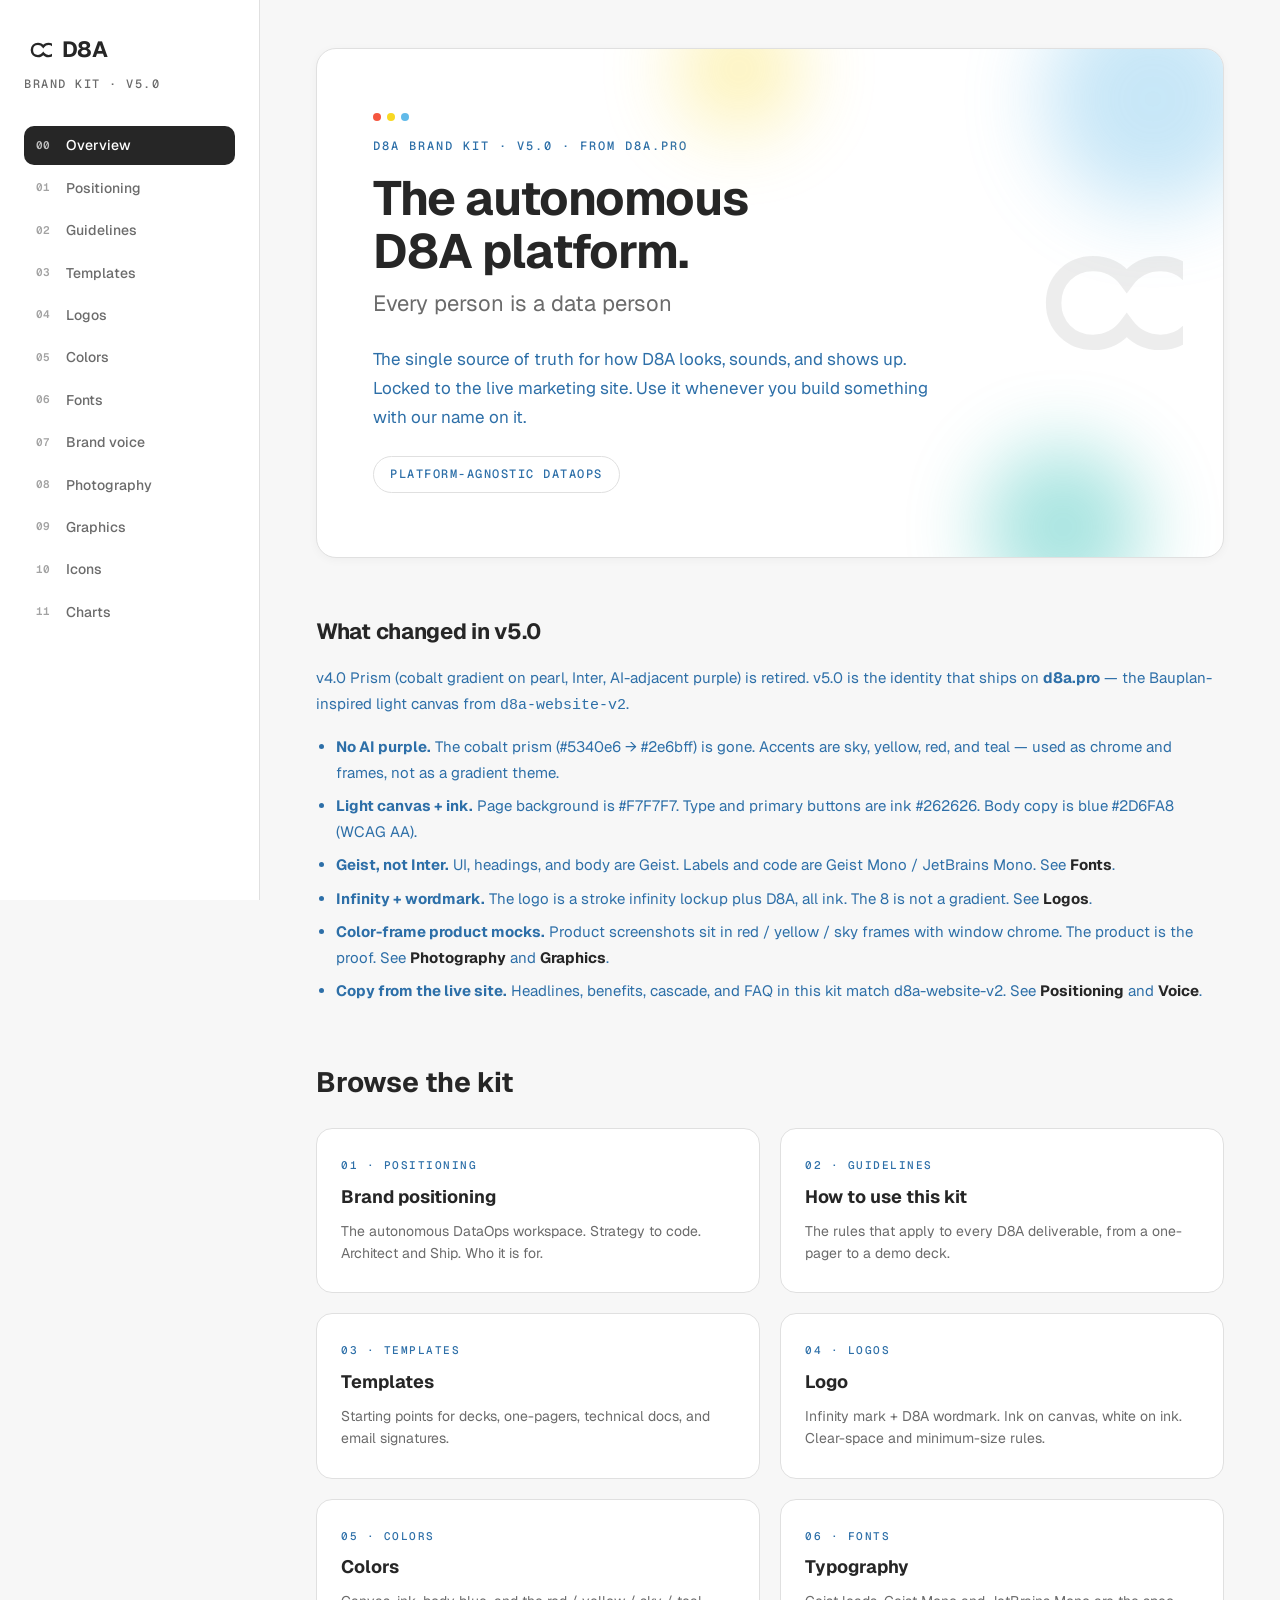
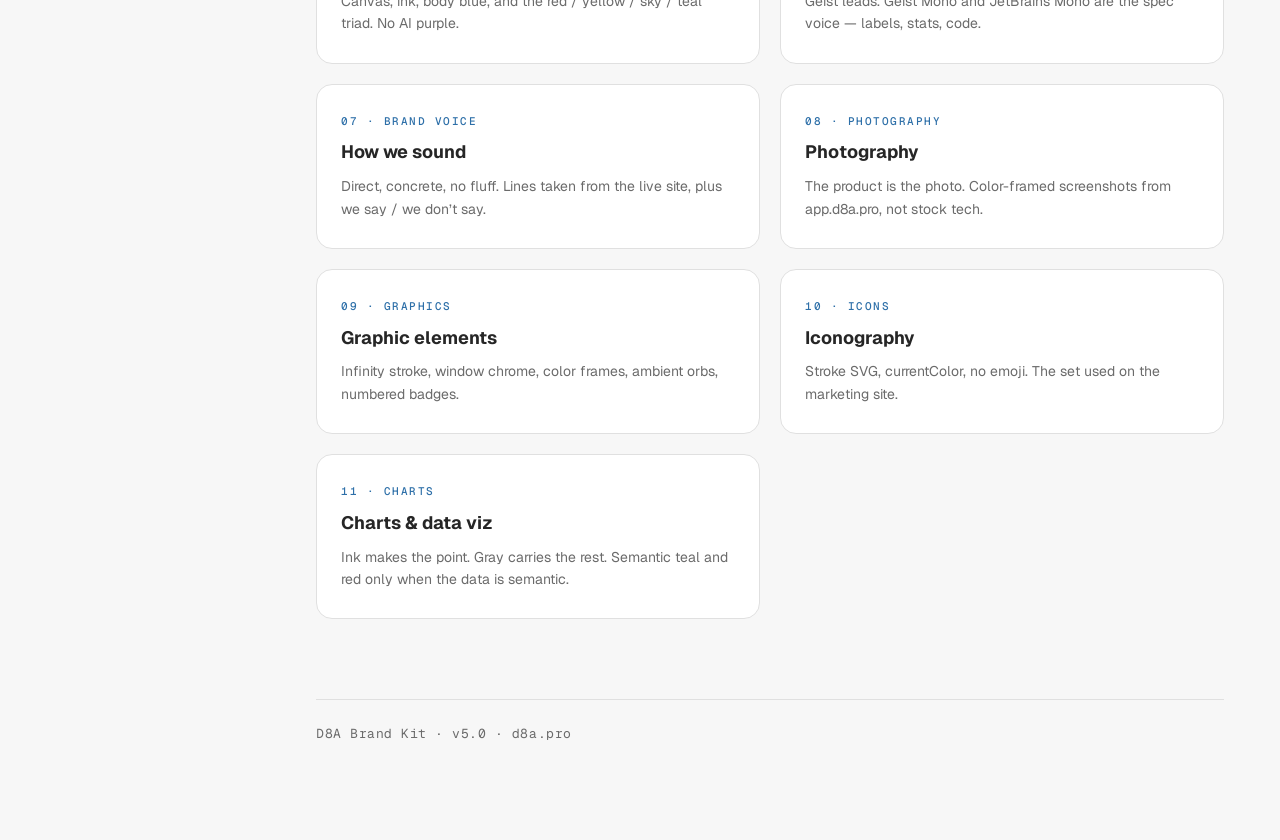
<file: index.html>
<!DOCTYPE html>
<html lang="en">
<head>
  <meta charset="UTF-8">
  <meta name="viewport" content="width=device-width, initial-scale=1.0">
  <title>Overview &middot; D8A Brand Kit</title>
  <link rel="preconnect" href="https://fonts.googleapis.com">
  <link rel="preconnect" href="https://fonts.gstatic.com" crossorigin>
  <link href="https://fonts.googleapis.com/css2?family=Geist:wght@400;500;600;700&family=Geist+Mono:wght@400;500&family=JetBrains+Mono:wght@400;500&display=swap" rel="stylesheet">
  <link rel="stylesheet" href="css/style.css">
</head>
<body>
  <div class="shell">

    <aside class="sidebar">
      <div class="sidebar-brand">
        <h1>
          <span class="logo-mark" aria-hidden="true">
            <svg xmlns="http://www.w3.org/2000/svg" viewBox="0 0 64 64" fill="none"><path d="M18 32c0-8 6-14 14-14 5 0 9 2 12 6 3-4 7-6 12-6 8 0 14 6 14 14s-6 14-14 14c-5 0-9-2-12-6-3 4-7 6-12 6-8 0-14-6-14-14z" stroke="currentColor" stroke-width="5.5" stroke-linecap="round"/></svg>
          </span>
          D8A
        </h1>
      </div>
      <div class="sidebar-version">Brand Kit &middot; v5.0</div>
      <nav>
        <a href="index.html" class="active"><span class="nav-num">00</span> Overview</a>
        <a href="positioning.html"><span class="nav-num">01</span> Positioning</a>
        <a href="guidelines.html"><span class="nav-num">02</span> Guidelines</a>
        <a href="templates.html"><span class="nav-num">03</span> Templates</a>
        <a href="logos.html"><span class="nav-num">04</span> Logos</a>
        <a href="colors.html"><span class="nav-num">05</span> Colors</a>
        <a href="fonts.html"><span class="nav-num">06</span> Fonts</a>
        <a href="voice.html"><span class="nav-num">07</span> Brand voice</a>
        <a href="photos.html"><span class="nav-num">08</span> Photography</a>
        <a href="graphics.html"><span class="nav-num">09</span> Graphics</a>
        <a href="icons.html"><span class="nav-num">10</span> Icons</a>
        <a href="charts.html"><span class="nav-num">11</span> Charts</a>
      </nav>
    </aside>

    <main class="main">

      <div class="hero">
        <div class="hero-orbs" aria-hidden="true">
          <span class="hero-orb hero-orb--sky"></span>
          <span class="hero-orb hero-orb--teal"></span>
          <span class="hero-orb hero-orb--yellow"></span>
        </div>
        <div class="hero-dots" aria-hidden="true"><i></i><i></i><i></i></div>
        <div class="section-label">D8A Brand Kit &middot; v5.0 &middot; from d8a.pro</div>
        <h2>The autonomous<br>D8A platform.</h2>
        <div class="tagline-sub">Every person is a data person</div>
        <p class="intro">
          The single source of truth for how D8A looks, sounds, and shows up.
          Locked to the live marketing site. Use it whenever you build something with our name on it.
        </p>
        <span class="badge">Platform-agnostic DataOps</span>
        <div class="hero-motif" aria-hidden="true">
          <svg xmlns="http://www.w3.org/2000/svg" viewBox="0 0 64 64" fill="none"><path d="M18 32c0-8 6-14 14-14 5 0 9 2 12 6 3-4 7-6 12-6 8 0 14 6 14 14s-6 14-14 14c-5 0-9-2-12-6-3 4-7 6-12 6-8 0-14-6-14-14z" stroke="currentColor" stroke-width="5.5" stroke-linecap="round"/></svg>
        </div>
      </div>

      <div class="section">
        <h3>What changed in v5.0</h3>
        <p class="mb-16">v4.0 Prism (cobalt gradient on pearl, Inter, AI-adjacent purple) is retired. v5.0 is the identity that ships on <strong>d8a.pro</strong> &mdash; the Bauplan-inspired light canvas from <code>d8a-website-v2</code>.</p>
        <ul>
          <li><strong>No AI purple.</strong> The cobalt prism (#5340e6 &rarr; #2e6bff) is gone. Accents are sky, yellow, red, and teal &mdash; used as chrome and frames, not as a gradient theme.</li>
          <li><strong>Light canvas + ink.</strong> Page background is #F7F7F7. Type and primary buttons are ink #262626. Body copy is blue #2D6FA8 (WCAG AA).</li>
          <li><strong>Geist, not Inter.</strong> UI, headings, and body are Geist. Labels and code are Geist Mono / JetBrains Mono. See <a href="fonts.html"><strong>Fonts</strong></a>.</li>
          <li><strong>Infinity + wordmark.</strong> The logo is a stroke infinity lockup plus D8A, all ink. The 8 is not a gradient. See <a href="logos.html"><strong>Logos</strong></a>.</li>
          <li><strong>Color-frame product mocks.</strong> Product screenshots sit in red / yellow / sky frames with window chrome. The product is the proof. See <a href="photos.html"><strong>Photography</strong></a> and <a href="graphics.html"><strong>Graphics</strong></a>.</li>
          <li><strong>Copy from the live site.</strong> Headlines, benefits, cascade, and FAQ in this kit match d8a-website-v2. See <a href="positioning.html"><strong>Positioning</strong></a> and <a href="voice.html"><strong>Voice</strong></a>.</li>
        </ul>
      </div>

      <h2 style="font-size:28px; font-weight:700; margin-bottom:24px;">Browse the kit</h2>

      <div class="index-grid">

        <a href="positioning.html" class="index-card">
          <div class="num">01 &middot; Positioning</div>
          <h3>Brand positioning</h3>
          <p>The autonomous DataOps workspace. Strategy to code. Architect and Ship. Who it is for.</p>
        </a>

        <a href="guidelines.html" class="index-card">
          <div class="num">02 &middot; Guidelines</div>
          <h3>How to use this kit</h3>
          <p>The rules that apply to every D8A deliverable, from a one-pager to a demo deck.</p>
        </a>

        <a href="templates.html" class="index-card">
          <div class="num">03 &middot; Templates</div>
          <h3>Templates</h3>
          <p>Starting points for decks, one-pagers, technical docs, and email signatures.</p>
        </a>

        <a href="logos.html" class="index-card">
          <div class="num">04 &middot; Logos</div>
          <h3>Logo</h3>
          <p>Infinity mark + D8A wordmark. Ink on canvas, white on ink. Clear-space and minimum-size rules.</p>
        </a>

        <a href="colors.html" class="index-card">
          <div class="num">05 &middot; Colors</div>
          <h3>Colors</h3>
          <p>Canvas, ink, body blue, and the red / yellow / sky / teal triad. No AI purple.</p>
        </a>

        <a href="fonts.html" class="index-card">
          <div class="num">06 &middot; Fonts</div>
          <h3>Typography</h3>
          <p>Geist leads. Geist Mono and JetBrains Mono are the spec voice &mdash; labels, stats, code.</p>
        </a>

        <a href="voice.html" class="index-card">
          <div class="num">07 &middot; Brand voice</div>
          <h3>How we sound</h3>
          <p>Direct, concrete, no fluff. Lines taken from the live site, plus we say / we don&rsquo;t say.</p>
        </a>

        <a href="photos.html" class="index-card">
          <div class="num">08 &middot; Photography</div>
          <h3>Photography</h3>
          <p>The product is the photo. Color-framed screenshots from app.d8a.pro, not stock tech.</p>
        </a>

        <a href="graphics.html" class="index-card">
          <div class="num">09 &middot; Graphics</div>
          <h3>Graphic elements</h3>
          <p>Infinity stroke, window chrome, color frames, ambient orbs, numbered badges.</p>
        </a>

        <a href="icons.html" class="index-card">
          <div class="num">10 &middot; Icons</div>
          <h3>Iconography</h3>
          <p>Stroke SVG, currentColor, no emoji. The set used on the marketing site.</p>
        </a>

        <a href="charts.html" class="index-card">
          <div class="num">11 &middot; Charts</div>
          <h3>Charts &amp; data viz</h3>
          <p>Ink makes the point. Gray carries the rest. Semantic teal and red only when the data is semantic.</p>
        </a>

      </div>

      <div class="footer">D8A Brand Kit &middot; v5.0 &middot; d8a.pro</div>

    </main>
  </div>
</body>
</html>
</file>
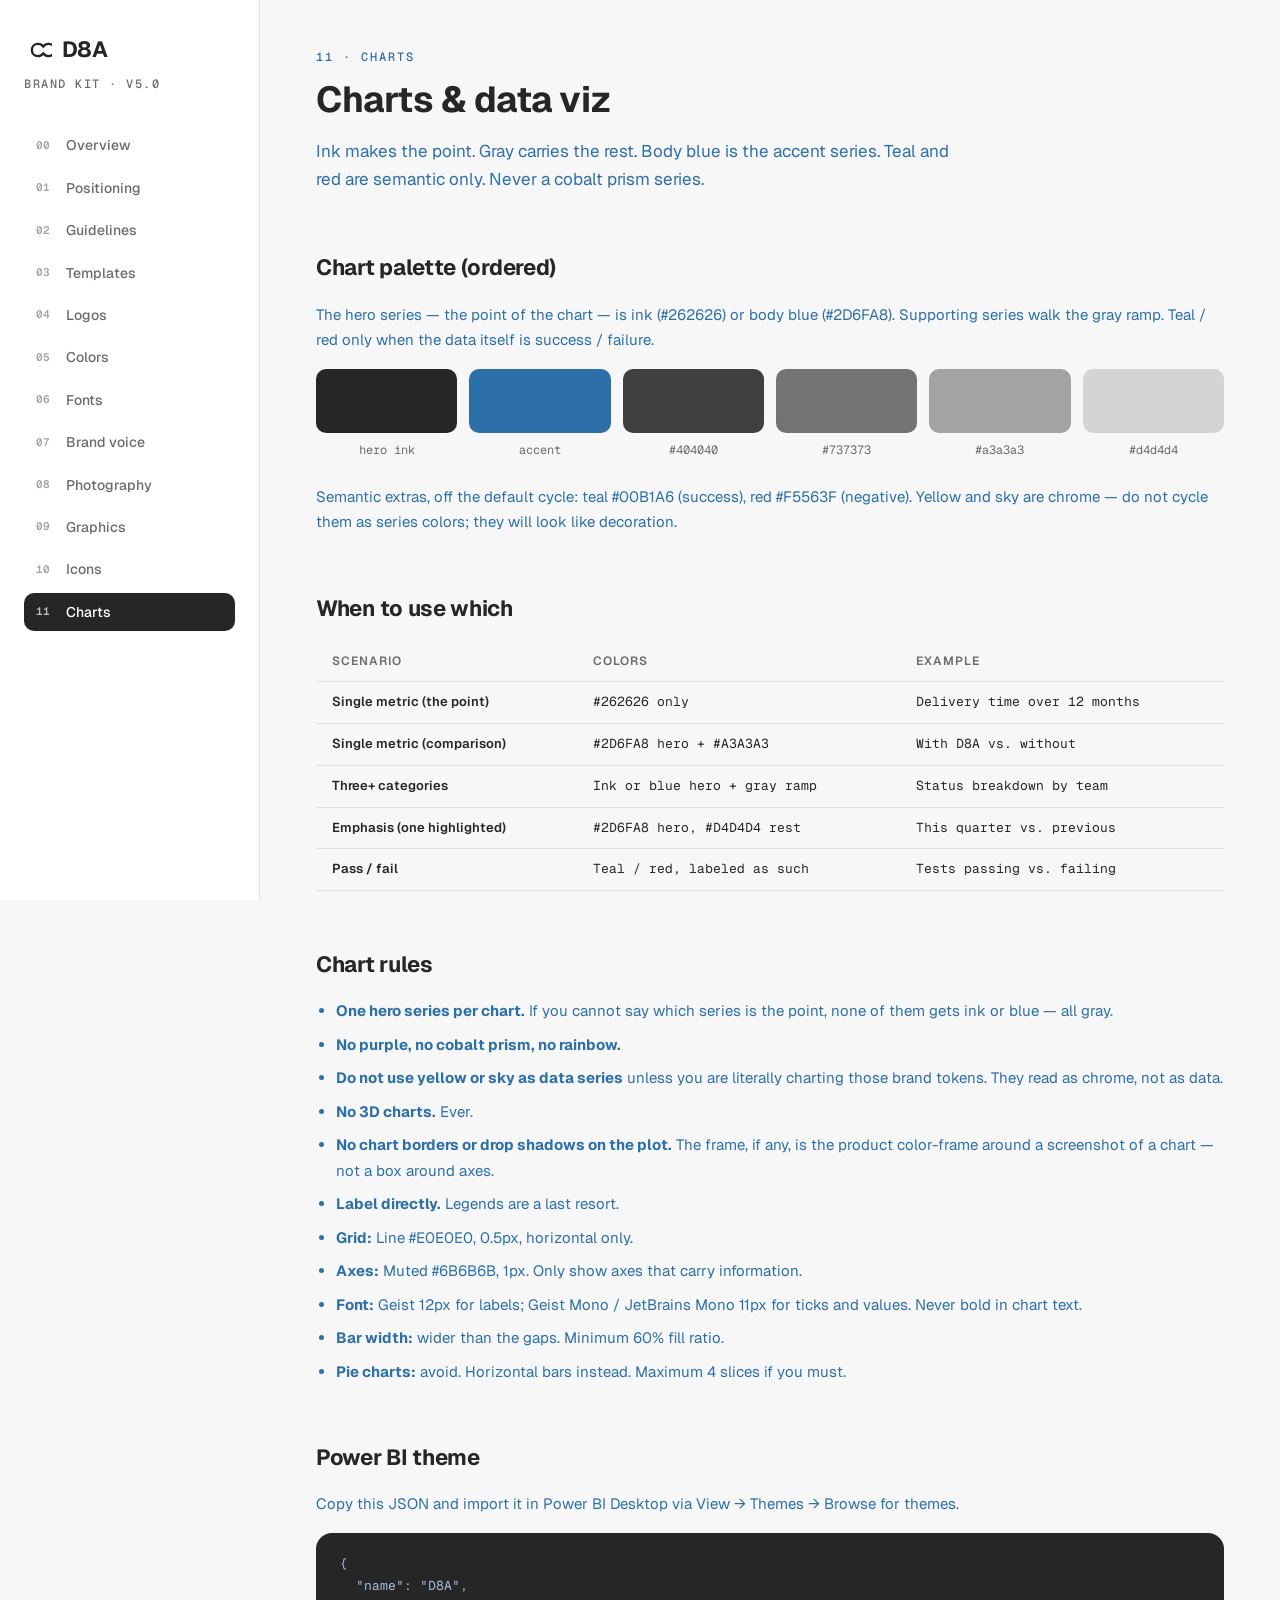
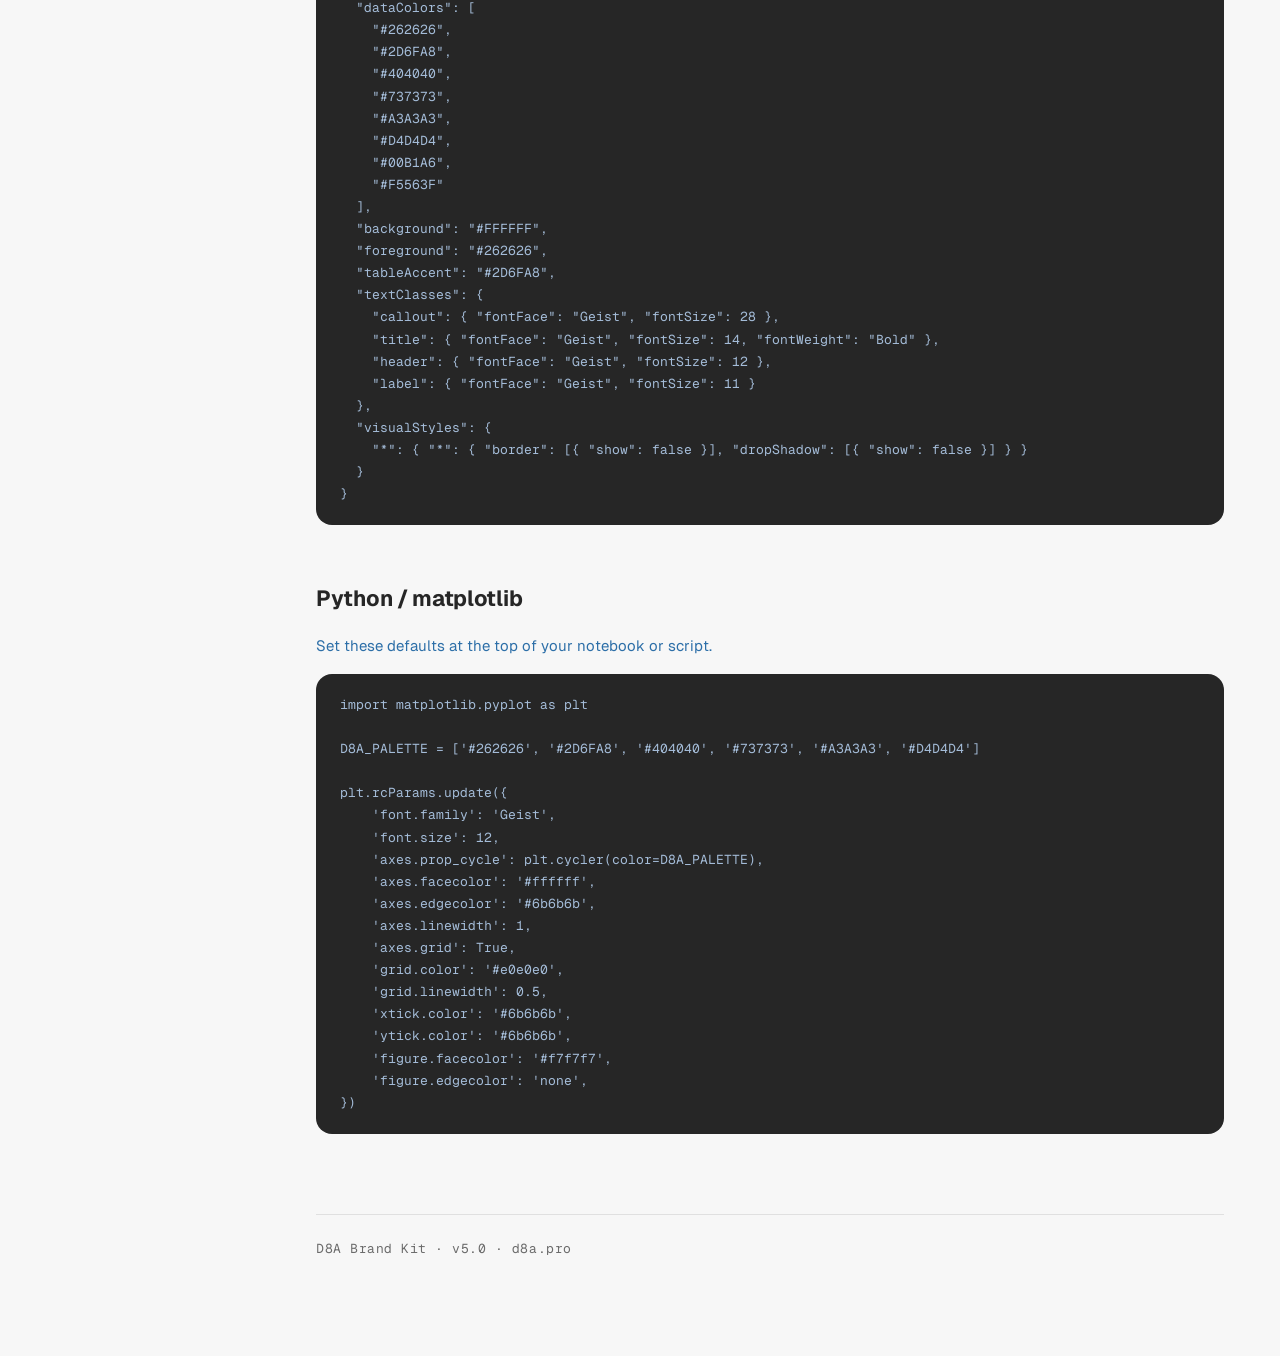
<file: charts.html>
<!DOCTYPE html>
<html lang="en">
<head>
  <meta charset="UTF-8">
  <meta name="viewport" content="width=device-width, initial-scale=1.0">
  <title>Charts &middot; D8A Brand Kit</title>
  <link rel="preconnect" href="https://fonts.googleapis.com">
  <link rel="preconnect" href="https://fonts.gstatic.com" crossorigin>
  <link href="https://fonts.googleapis.com/css2?family=Geist:wght@400;500;600;700&family=Geist+Mono:wght@400;500&family=JetBrains+Mono:wght@400;500&display=swap" rel="stylesheet">
  <link rel="stylesheet" href="css/style.css">
</head>
<body>
  <div class="shell">

    <aside class="sidebar">
      <div class="sidebar-brand">
        <h1>
          <span class="logo-mark" aria-hidden="true">
            <svg xmlns="http://www.w3.org/2000/svg" viewBox="0 0 64 64" fill="none"><path d="M18 32c0-8 6-14 14-14 5 0 9 2 12 6 3-4 7-6 12-6 8 0 14 6 14 14s-6 14-14 14c-5 0-9-2-12-6-3 4-7 6-12 6-8 0-14-6-14-14z" stroke="currentColor" stroke-width="5.5" stroke-linecap="round"/></svg>
          </span>
          D8A
        </h1>
      </div>
      <div class="sidebar-version">Brand Kit &middot; v5.0</div>
      <nav>
        <a href="index.html"><span class="nav-num">00</span> Overview</a>
        <a href="positioning.html"><span class="nav-num">01</span> Positioning</a>
        <a href="guidelines.html"><span class="nav-num">02</span> Guidelines</a>
        <a href="templates.html"><span class="nav-num">03</span> Templates</a>
        <a href="logos.html"><span class="nav-num">04</span> Logos</a>
        <a href="colors.html"><span class="nav-num">05</span> Colors</a>
        <a href="fonts.html"><span class="nav-num">06</span> Fonts</a>
        <a href="voice.html"><span class="nav-num">07</span> Brand voice</a>
        <a href="photos.html"><span class="nav-num">08</span> Photography</a>
        <a href="graphics.html"><span class="nav-num">09</span> Graphics</a>
        <a href="icons.html"><span class="nav-num">10</span> Icons</a>
        <a href="charts.html" class="active"><span class="nav-num">11</span> Charts</a>
      </nav>
    </aside>

    <main class="main">

      <div class="page-header">
        <div class="section-label">11 &middot; Charts</div>
        <h2>Charts &amp; data viz</h2>
        <p class="intro">Ink makes the point. Gray carries the rest. Body blue is the accent series. Teal and red are semantic only. Never a cobalt prism series.</p>
      </div>

      <div class="section">
        <h3>Chart palette (ordered)</h3>
        <p class="mb-16">The hero series &mdash; the point of the chart &mdash; is ink (#262626) or body blue (#2D6FA8). Supporting series walk the gray ramp. Teal / red only when the data itself is success / failure.</p>
        <div class="chart-palette">
          <div class="chart-color">
            <div class="bar" style="background:#262626;"></div>
            <div class="label">hero ink</div>
          </div>
          <div class="chart-color">
            <div class="bar" style="background:#2d6fa8;"></div>
            <div class="label">accent</div>
          </div>
          <div class="chart-color">
            <div class="bar" style="background:#404040;"></div>
            <div class="label">#404040</div>
          </div>
          <div class="chart-color">
            <div class="bar" style="background:#737373;"></div>
            <div class="label">#737373</div>
          </div>
          <div class="chart-color">
            <div class="bar" style="background:#a3a3a3;"></div>
            <div class="label">#a3a3a3</div>
          </div>
          <div class="chart-color">
            <div class="bar" style="background:#d4d4d4;"></div>
            <div class="label">#d4d4d4</div>
          </div>
        </div>
        <p class="text-sm text-muted">Semantic extras, off the default cycle: teal #00B1A6 (success), red #F5563F (negative). Yellow and sky are chrome &mdash; do not cycle them as series colors; they will look like decoration.</p>
      </div>

      <div class="section">
        <h3>When to use which</h3>
        <table class="color-table">
          <thead>
            <tr><th>Scenario</th><th>Colors</th><th>Example</th></tr>
          </thead>
          <tbody>
            <tr><td>Single metric (the point)</td><td>#262626 only</td><td>Delivery time over 12 months</td></tr>
            <tr><td>Single metric (comparison)</td><td>#2D6FA8 hero + #A3A3A3</td><td>With D8A vs. without</td></tr>
            <tr><td>Three+ categories</td><td>Ink or blue hero + gray ramp</td><td>Status breakdown by team</td></tr>
            <tr><td>Emphasis (one highlighted)</td><td>#2D6FA8 hero, #D4D4D4 rest</td><td>This quarter vs. previous</td></tr>
            <tr><td>Pass / fail</td><td>Teal / red, labeled as such</td><td>Tests passing vs. failing</td></tr>
          </tbody>
        </table>
      </div>

      <div class="section">
        <h3>Chart rules</h3>
        <ul>
          <li><strong>One hero series per chart.</strong> If you cannot say which series is the point, none of them gets ink or blue &mdash; all gray.</li>
          <li><strong>No purple, no cobalt prism, no rainbow.</strong></li>
          <li><strong>Do not use yellow or sky as data series</strong> unless you are literally charting those brand tokens. They read as chrome, not as data.</li>
          <li><strong>No 3D charts.</strong> Ever.</li>
          <li><strong>No chart borders or drop shadows on the plot.</strong> The frame, if any, is the product color-frame around a screenshot of a chart &mdash; not a box around axes.</li>
          <li><strong>Label directly.</strong> Legends are a last resort.</li>
          <li><strong>Grid:</strong> Line #E0E0E0, 0.5px, horizontal only.</li>
          <li><strong>Axes:</strong> Muted #6B6B6B, 1px. Only show axes that carry information.</li>
          <li><strong>Font:</strong> Geist 12px for labels; Geist Mono / JetBrains Mono 11px for ticks and values. Never bold in chart text.</li>
          <li><strong>Bar width:</strong> wider than the gaps. Minimum 60% fill ratio.</li>
          <li><strong>Pie charts:</strong> avoid. Horizontal bars instead. Maximum 4 slices if you must.</li>
        </ul>
      </div>

      <div class="section">
        <h3>Power BI theme</h3>
        <p class="mb-16">Copy this JSON and import it in Power BI Desktop via View &rarr; Themes &rarr; Browse for themes.</p>
        <div class="code-block">{
  "name": "D8A",
  "dataColors": [
    "#262626",
    "#2D6FA8",
    "#404040",
    "#737373",
    "#A3A3A3",
    "#D4D4D4",
    "#00B1A6",
    "#F5563F"
  ],
  "background": "#FFFFFF",
  "foreground": "#262626",
  "tableAccent": "#2D6FA8",
  "textClasses": {
    "callout": { "fontFace": "Geist", "fontSize": 28 },
    "title": { "fontFace": "Geist", "fontSize": 14, "fontWeight": "Bold" },
    "header": { "fontFace": "Geist", "fontSize": 12 },
    "label": { "fontFace": "Geist", "fontSize": 11 }
  },
  "visualStyles": {
    "*": { "*": { "border": [{ "show": false }], "dropShadow": [{ "show": false }] } }
  }
}</div>
      </div>

      <div class="section">
        <h3>Python / matplotlib</h3>
        <p class="mb-16">Set these defaults at the top of your notebook or script.</p>
        <div class="code-block">import matplotlib.pyplot as plt

D8A_PALETTE = ['#262626', '#2D6FA8', '#404040', '#737373', '#A3A3A3', '#D4D4D4']

plt.rcParams.update({
    'font.family': 'Geist',
    'font.size': 12,
    'axes.prop_cycle': plt.cycler(color=D8A_PALETTE),
    'axes.facecolor': '#ffffff',
    'axes.edgecolor': '#6b6b6b',
    'axes.linewidth': 1,
    'axes.grid': True,
    'grid.color': '#e0e0e0',
    'grid.linewidth': 0.5,
    'xtick.color': '#6b6b6b',
    'ytick.color': '#6b6b6b',
    'figure.facecolor': '#f7f7f7',
    'figure.edgecolor': 'none',
})</div>
      </div>

      <div class="footer">D8A Brand Kit &middot; v5.0 &middot; d8a.pro</div>

    </main>
  </div>
</body>
</html>
</file>
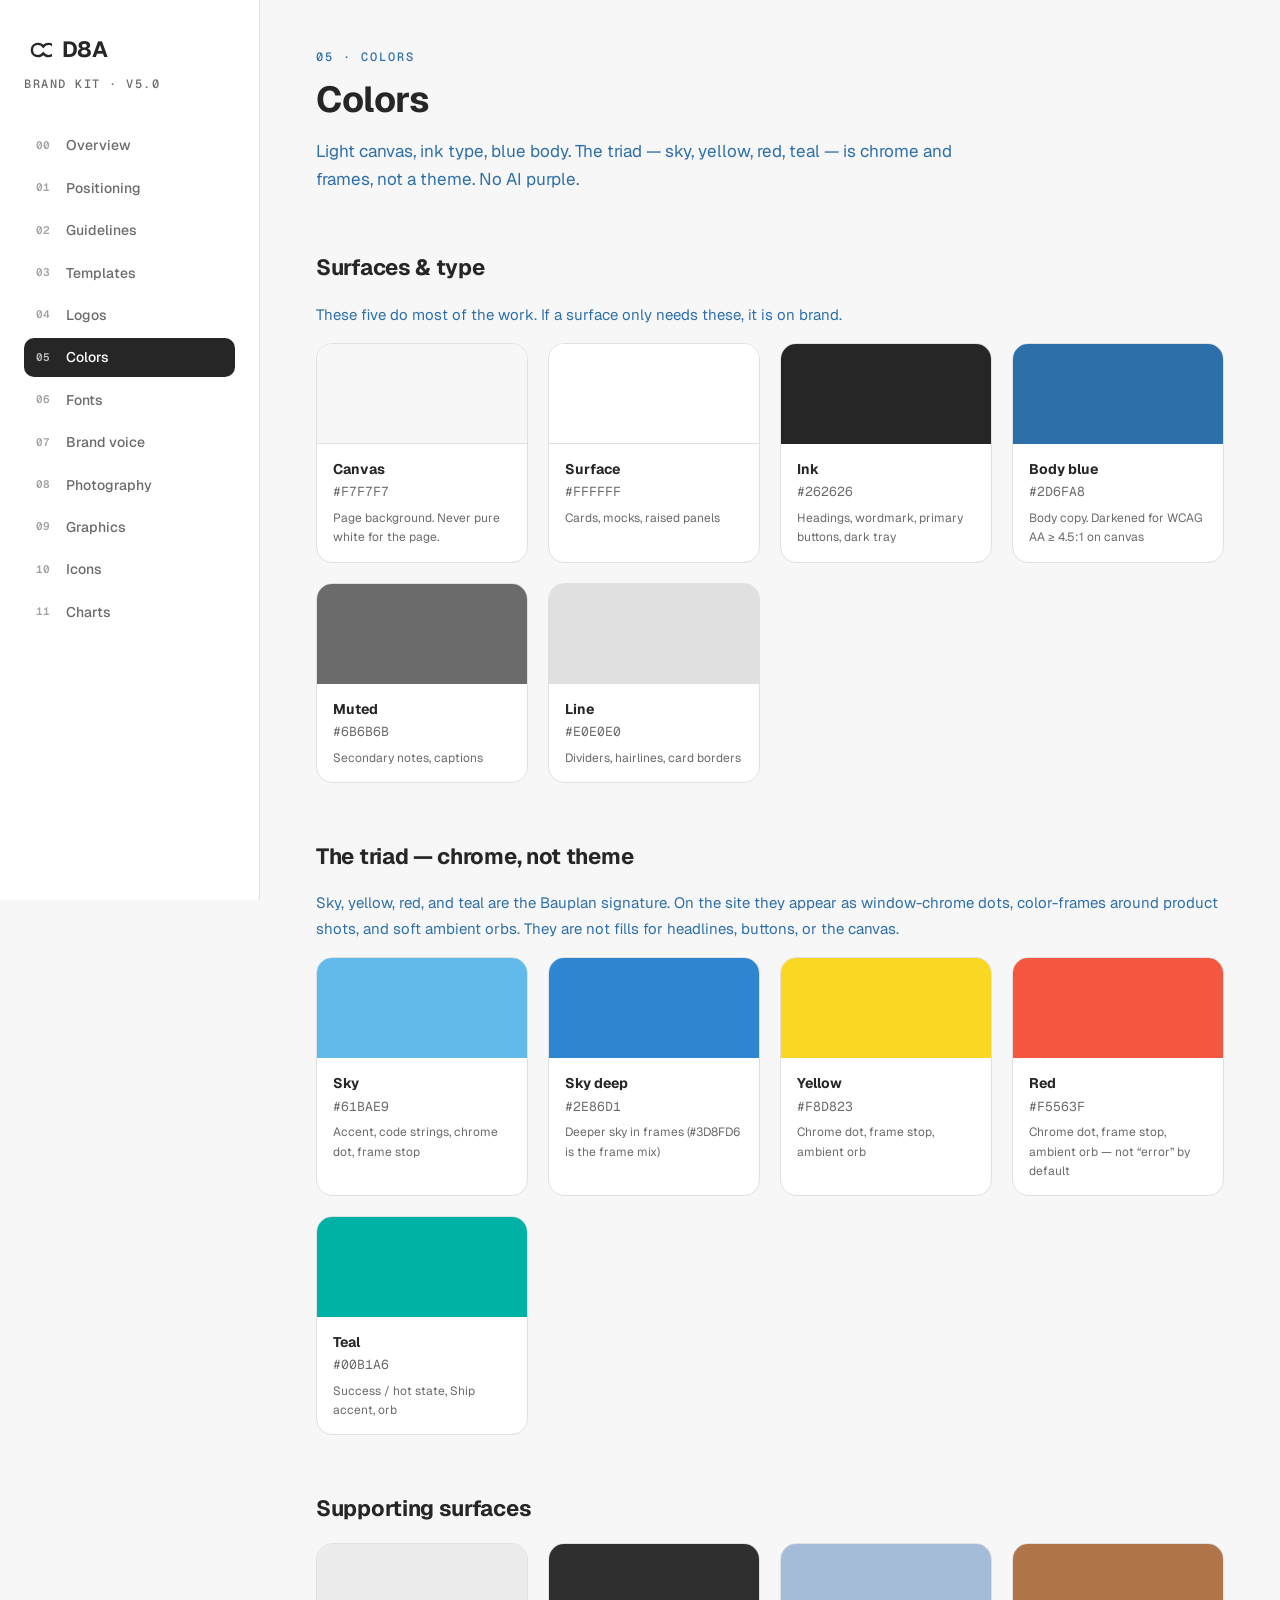
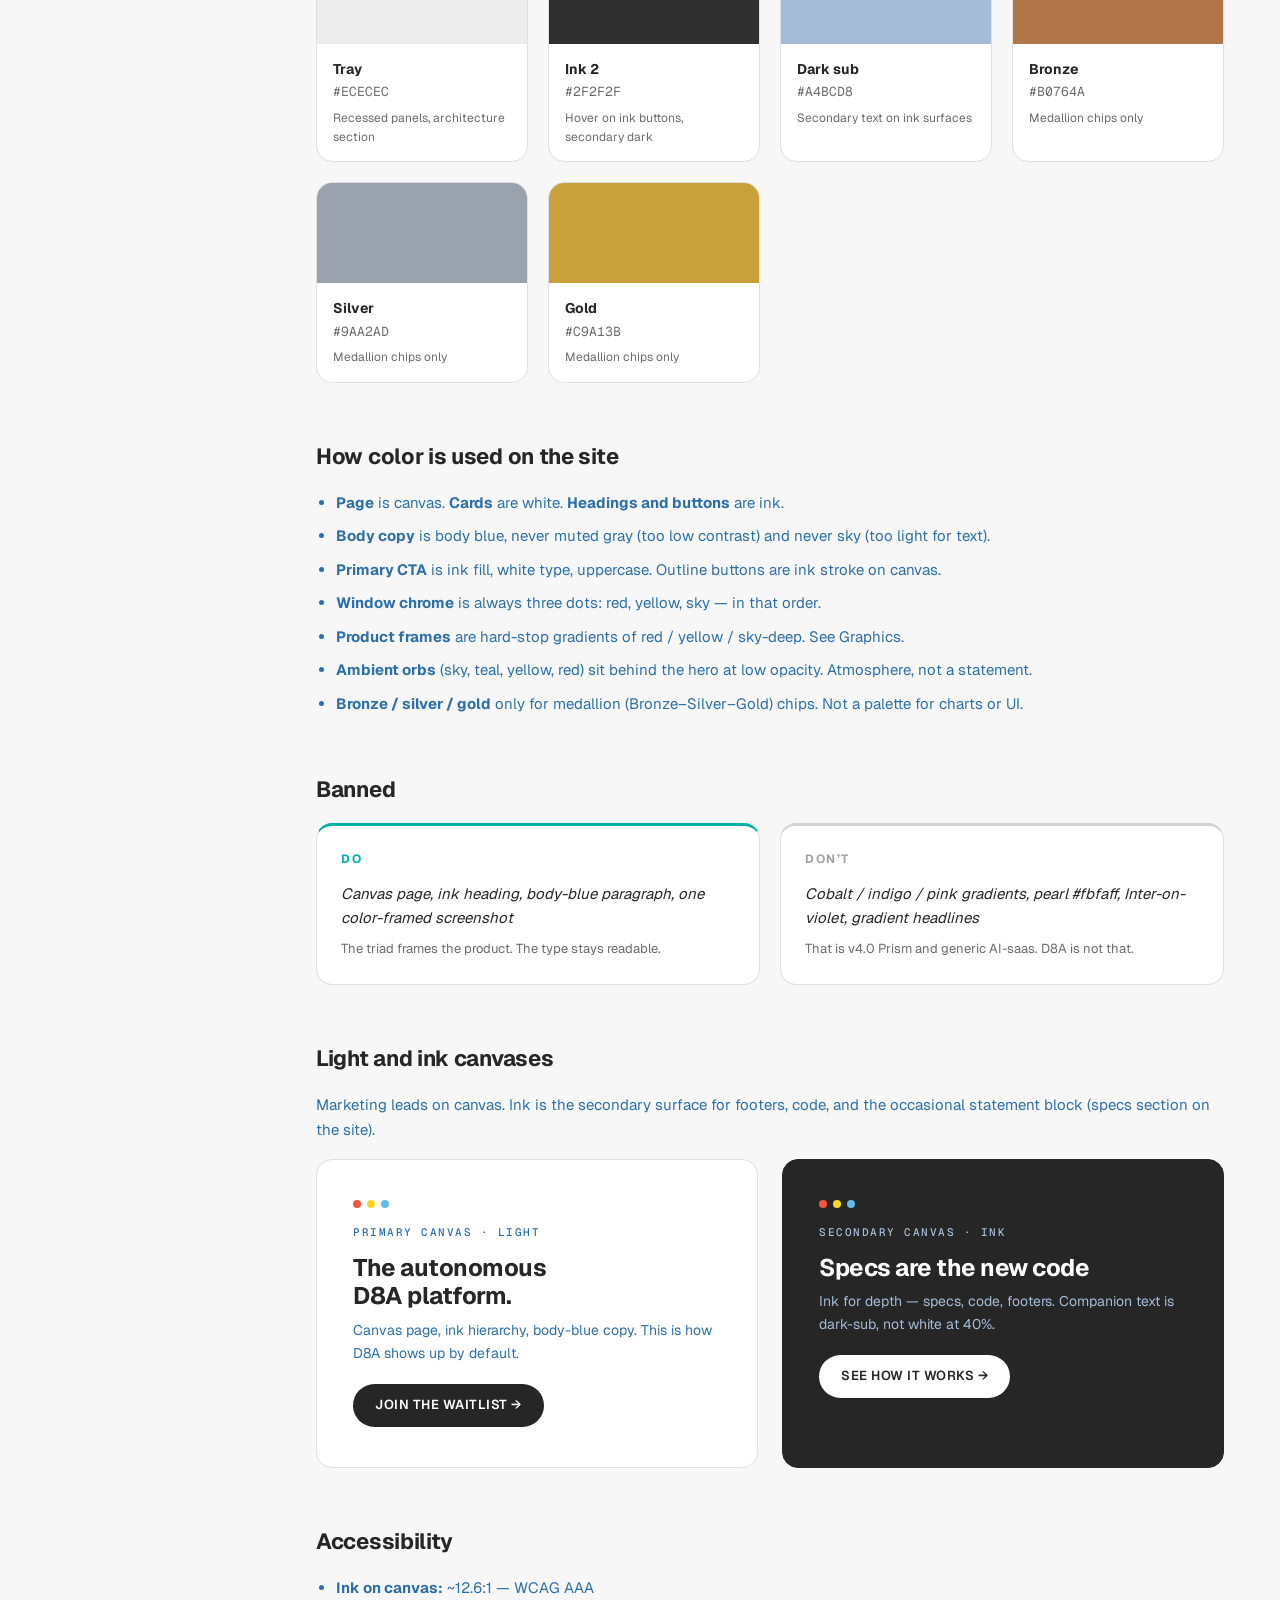
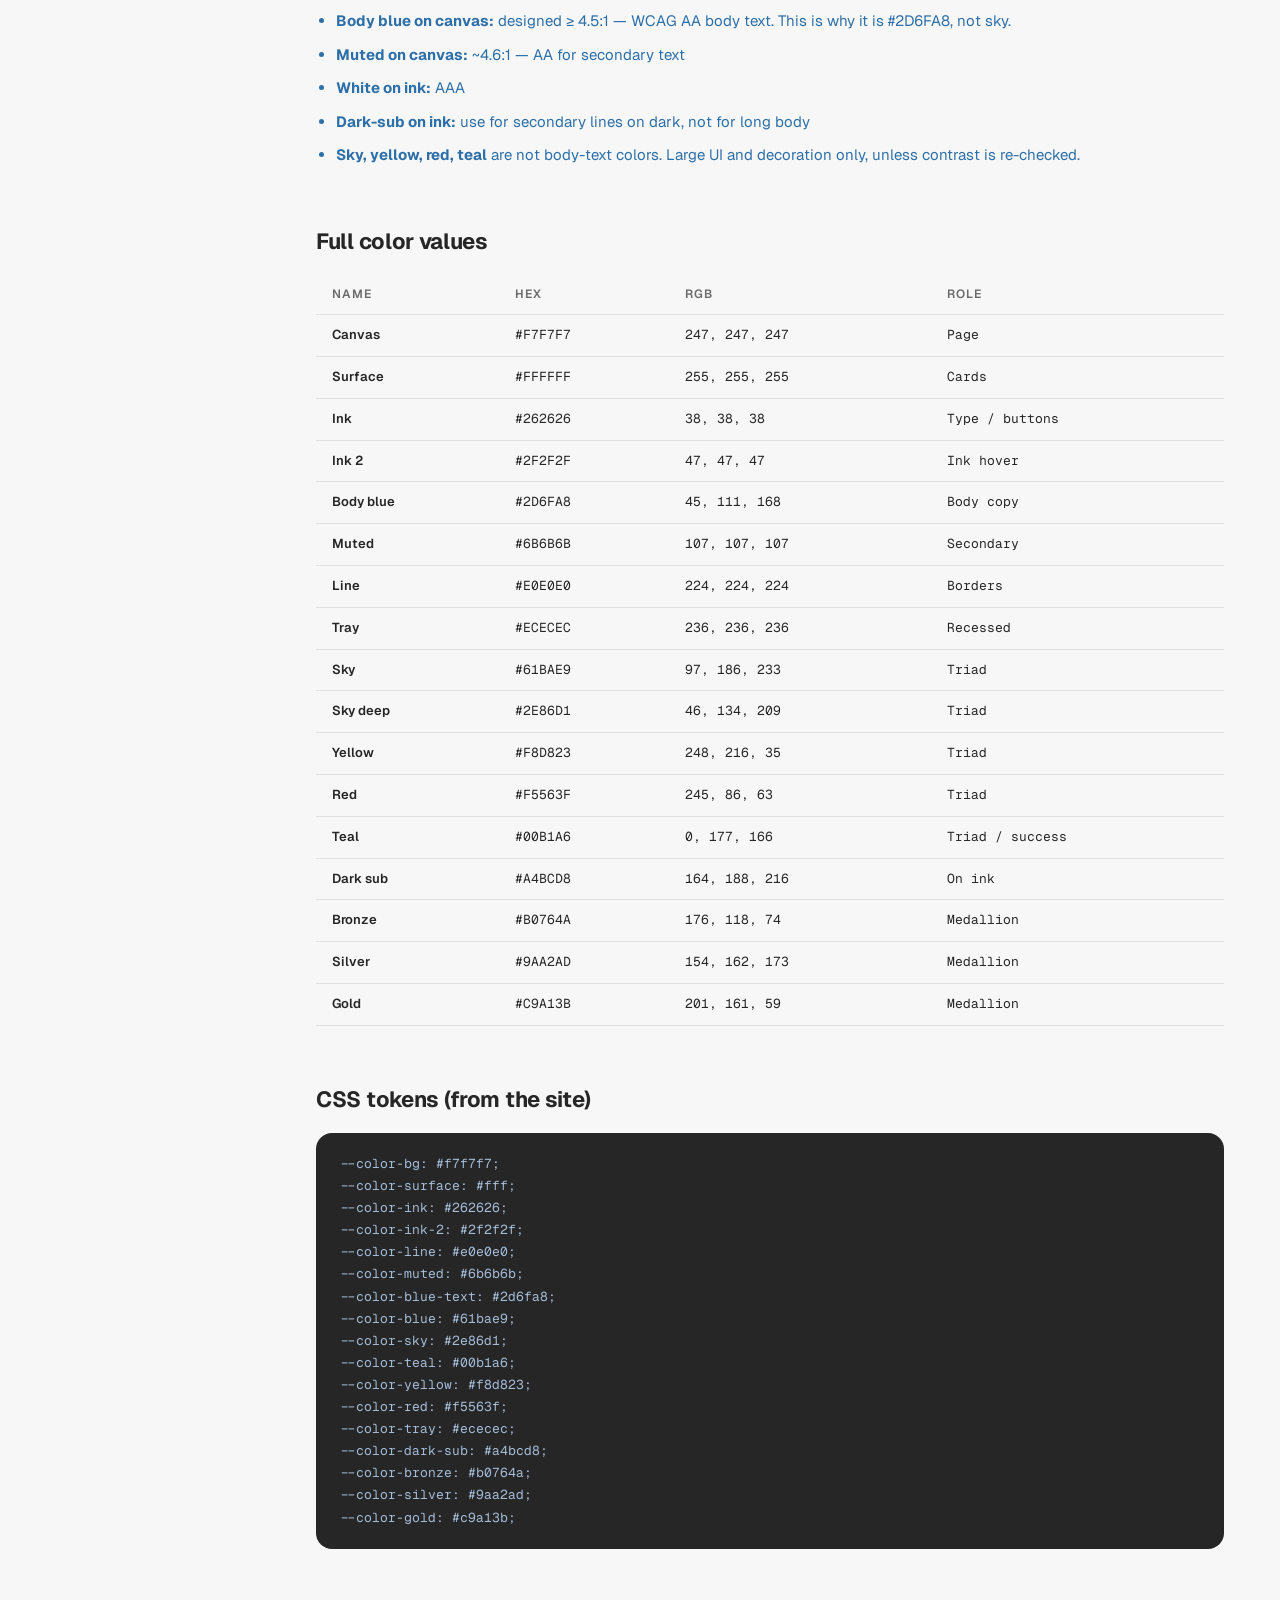
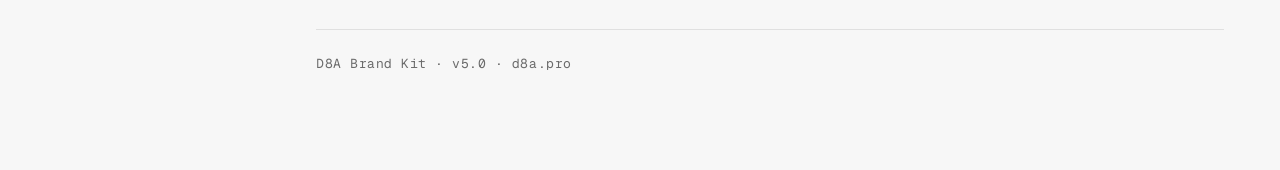
<file: colors.html>
<!DOCTYPE html>
<html lang="en">
<head>
  <meta charset="UTF-8">
  <meta name="viewport" content="width=device-width, initial-scale=1.0">
  <title>Colors &middot; D8A Brand Kit</title>
  <link rel="preconnect" href="https://fonts.googleapis.com">
  <link rel="preconnect" href="https://fonts.gstatic.com" crossorigin>
  <link href="https://fonts.googleapis.com/css2?family=Geist:wght@400;500;600;700&family=Geist+Mono:wght@400;500&family=JetBrains+Mono:wght@400;500&display=swap" rel="stylesheet">
  <link rel="stylesheet" href="css/style.css">
</head>
<body>
  <div class="shell">

    <aside class="sidebar">
      <div class="sidebar-brand">
        <h1>
          <span class="logo-mark" aria-hidden="true">
            <svg xmlns="http://www.w3.org/2000/svg" viewBox="0 0 64 64" fill="none"><path d="M18 32c0-8 6-14 14-14 5 0 9 2 12 6 3-4 7-6 12-6 8 0 14 6 14 14s-6 14-14 14c-5 0-9-2-12-6-3 4-7 6-12 6-8 0-14-6-14-14z" stroke="currentColor" stroke-width="5.5" stroke-linecap="round"/></svg>
          </span>
          D8A
        </h1>
      </div>
      <div class="sidebar-version">Brand Kit &middot; v5.0</div>
      <nav>
        <a href="index.html"><span class="nav-num">00</span> Overview</a>
        <a href="positioning.html"><span class="nav-num">01</span> Positioning</a>
        <a href="guidelines.html"><span class="nav-num">02</span> Guidelines</a>
        <a href="templates.html"><span class="nav-num">03</span> Templates</a>
        <a href="logos.html"><span class="nav-num">04</span> Logos</a>
        <a href="colors.html" class="active"><span class="nav-num">05</span> Colors</a>
        <a href="fonts.html"><span class="nav-num">06</span> Fonts</a>
        <a href="voice.html"><span class="nav-num">07</span> Brand voice</a>
        <a href="photos.html"><span class="nav-num">08</span> Photography</a>
        <a href="graphics.html"><span class="nav-num">09</span> Graphics</a>
        <a href="icons.html"><span class="nav-num">10</span> Icons</a>
        <a href="charts.html"><span class="nav-num">11</span> Charts</a>
      </nav>
    </aside>

    <main class="main">

      <div class="page-header">
        <div class="section-label">05 &middot; Colors</div>
        <h2>Colors</h2>
        <p class="intro">Light canvas, ink type, blue body. The triad &mdash; sky, yellow, red, teal &mdash; is chrome and frames, not a theme. No AI purple.</p>
      </div>

      <div class="section">
        <h3>Surfaces &amp; type</h3>
        <p class="mb-16">These five do most of the work. If a surface only needs these, it is on brand.</p>
        <div class="swatch-grid">
          <div class="swatch" onclick="copyHex('#f7f7f7')">
            <div class="color" style="background-color:#f7f7f7; border-bottom:1px solid #e0e0e0;"></div>
            <div class="meta"><div class="name">Canvas</div><div class="hex">#F7F7F7</div><div class="usage">Page background. Never pure white for the page.</div></div>
          </div>
          <div class="swatch" onclick="copyHex('#ffffff')">
            <div class="color" style="background-color:#ffffff; border-bottom:1px solid #e0e0e0;"></div>
            <div class="meta"><div class="name">Surface</div><div class="hex">#FFFFFF</div><div class="usage">Cards, mocks, raised panels</div></div>
          </div>
          <div class="swatch" onclick="copyHex('#262626')">
            <div class="color" style="background-color:#262626;"></div>
            <div class="meta"><div class="name">Ink</div><div class="hex">#262626</div><div class="usage">Headings, wordmark, primary buttons, dark tray</div></div>
          </div>
          <div class="swatch" onclick="copyHex('#2d6fa8')">
            <div class="color" style="background-color:#2d6fa8;"></div>
            <div class="meta"><div class="name">Body blue</div><div class="hex">#2D6FA8</div><div class="usage">Body copy. Darkened for WCAG AA &ge; 4.5:1 on canvas</div></div>
          </div>
          <div class="swatch" onclick="copyHex('#6b6b6b')">
            <div class="color" style="background-color:#6b6b6b;"></div>
            <div class="meta"><div class="name">Muted</div><div class="hex">#6B6B6B</div><div class="usage">Secondary notes, captions</div></div>
          </div>
          <div class="swatch" onclick="copyHex('#e0e0e0')">
            <div class="color" style="background-color:#e0e0e0;"></div>
            <div class="meta"><div class="name">Line</div><div class="hex">#E0E0E0</div><div class="usage">Dividers, hairlines, card borders</div></div>
          </div>
        </div>
      </div>

      <div class="section">
        <h3>The triad &mdash; chrome, not theme</h3>
        <p class="mb-16">Sky, yellow, red, and teal are the Bauplan signature. On the site they appear as window-chrome dots, color-frames around product shots, and soft ambient orbs. They are not fills for headlines, buttons, or the canvas.</p>
        <div class="swatch-grid">
          <div class="swatch" onclick="copyHex('#61bae9')">
            <div class="color" style="background-color:#61bae9;"></div>
            <div class="meta"><div class="name">Sky</div><div class="hex">#61BAE9</div><div class="usage">Accent, code strings, chrome dot, frame stop</div></div>
          </div>
          <div class="swatch" onclick="copyHex('#2e86d1')">
            <div class="color" style="background-color:#2e86d1;"></div>
            <div class="meta"><div class="name">Sky deep</div><div class="hex">#2E86D1</div><div class="usage">Deeper sky in frames (#3D8FD6 is the frame mix)</div></div>
          </div>
          <div class="swatch" onclick="copyHex('#f8d823')">
            <div class="color" style="background-color:#f8d823;"></div>
            <div class="meta"><div class="name">Yellow</div><div class="hex">#F8D823</div><div class="usage">Chrome dot, frame stop, ambient orb</div></div>
          </div>
          <div class="swatch" onclick="copyHex('#f5563f')">
            <div class="color" style="background-color:#f5563f;"></div>
            <div class="meta"><div class="name">Red</div><div class="hex">#F5563F</div><div class="usage">Chrome dot, frame stop, ambient orb &mdash; not &ldquo;error&rdquo; by default</div></div>
          </div>
          <div class="swatch" onclick="copyHex('#00b1a6')">
            <div class="color" style="background-color:#00b1a6;"></div>
            <div class="meta"><div class="name">Teal</div><div class="hex">#00B1A6</div><div class="usage">Success / hot state, Ship accent, orb</div></div>
          </div>
        </div>
      </div>

      <div class="section">
        <h3>Supporting surfaces</h3>
        <div class="swatch-grid">
          <div class="swatch" onclick="copyHex('#ececec')">
            <div class="color" style="background-color:#ececec;"></div>
            <div class="meta"><div class="name">Tray</div><div class="hex">#ECECEC</div><div class="usage">Recessed panels, architecture section</div></div>
          </div>
          <div class="swatch" onclick="copyHex('#2f2f2f')">
            <div class="color" style="background-color:#2f2f2f;"></div>
            <div class="meta"><div class="name">Ink 2</div><div class="hex">#2F2F2F</div><div class="usage">Hover on ink buttons, secondary dark</div></div>
          </div>
          <div class="swatch" onclick="copyHex('#a4bcd8')">
            <div class="color" style="background-color:#a4bcd8;"></div>
            <div class="meta"><div class="name">Dark sub</div><div class="hex">#A4BCD8</div><div class="usage">Secondary text on ink surfaces</div></div>
          </div>
          <div class="swatch" onclick="copyHex('#b0764a')">
            <div class="color" style="background-color:#b0764a;"></div>
            <div class="meta"><div class="name">Bronze</div><div class="hex">#B0764A</div><div class="usage">Medallion chips only</div></div>
          </div>
          <div class="swatch" onclick="copyHex('#9aa2ad')">
            <div class="color" style="background-color:#9aa2ad;"></div>
            <div class="meta"><div class="name">Silver</div><div class="hex">#9AA2AD</div><div class="usage">Medallion chips only</div></div>
          </div>
          <div class="swatch" onclick="copyHex('#c9a13b')">
            <div class="color" style="background-color:#c9a13b;"></div>
            <div class="meta"><div class="name">Gold</div><div class="hex">#C9A13B</div><div class="usage">Medallion chips only</div></div>
          </div>
        </div>
      </div>

      <div class="section">
        <h3>How color is used on the site</h3>
        <ul>
          <li><strong>Page</strong> is canvas. <strong>Cards</strong> are white. <strong>Headings and buttons</strong> are ink.</li>
          <li><strong>Body copy</strong> is body blue, never muted gray (too low contrast) and never sky (too light for text).</li>
          <li><strong>Primary CTA</strong> is ink fill, white type, uppercase. Outline buttons are ink stroke on canvas.</li>
          <li><strong>Window chrome</strong> is always three dots: red, yellow, sky &mdash; in that order.</li>
          <li><strong>Product frames</strong> are hard-stop gradients of red / yellow / sky-deep. See <a href="graphics.html">Graphics</a>.</li>
          <li><strong>Ambient orbs</strong> (sky, teal, yellow, red) sit behind the hero at low opacity. Atmosphere, not a statement.</li>
          <li><strong>Bronze / silver / gold</strong> only for medallion (Bronze&ndash;Silver&ndash;Gold) chips. Not a palette for charts or UI.</li>
        </ul>
      </div>

      <div class="section">
        <h3>Banned</h3>
        <div class="do-dont-grid">
          <div class="do-card">
            <div class="label">Do</div>
            <blockquote>Canvas page, ink heading, body-blue paragraph, one color-framed screenshot</blockquote>
            <p class="reason">The triad frames the product. The type stays readable.</p>
          </div>
          <div class="dont-card">
            <div class="label">Don&rsquo;t</div>
            <blockquote>Cobalt / indigo / pink gradients, pearl #fbfaff, Inter-on-violet, gradient headlines</blockquote>
            <p class="reason">That is v4.0 Prism and generic AI-saas. D8A is not that.</p>
          </div>
        </div>
      </div>

      <div class="section">
        <h3>Light and ink canvases</h3>
        <p class="mb-16">Marketing leads on canvas. Ink is the secondary surface for footers, code, and the occasional statement block (specs section on the site).</p>
        <div class="two-col">
          <div class="canvas-demo">
            <div class="hero-dots" aria-hidden="true"><i></i><i></i><i></i></div>
            <div class="demo-eyebrow">Primary canvas &middot; light</div>
            <div class="demo-headline">The autonomous<br>D8A platform.</div>
            <div class="demo-body">Canvas page, ink hierarchy, body-blue copy. This is how D8A shows up by default.</div>
            <span class="demo-cta">Join the waitlist &rarr;</span>
          </div>
          <div class="canvas-demo dark">
            <div class="hero-dots" aria-hidden="true"><i></i><i></i><i></i></div>
            <div class="demo-eyebrow">Secondary canvas &middot; ink</div>
            <div class="demo-headline">Specs are the new code</div>
            <div class="demo-body">Ink for depth &mdash; specs, code, footers. Companion text is dark-sub, not white at 40%.</div>
            <span class="demo-cta">See how it works &rarr;</span>
          </div>
        </div>
      </div>

      <div class="section">
        <h3>Accessibility</h3>
        <ul>
          <li><strong>Ink on canvas:</strong> ~12.6:1 &mdash; WCAG AAA</li>
          <li><strong>Body blue on canvas:</strong> designed &ge; 4.5:1 &mdash; WCAG AA body text. This is why it is #2D6FA8, not sky.</li>
          <li><strong>Muted on canvas:</strong> ~4.6:1 &mdash; AA for secondary text</li>
          <li><strong>White on ink:</strong> AAA</li>
          <li><strong>Dark-sub on ink:</strong> use for secondary lines on dark, not for long body</li>
          <li><strong>Sky, yellow, red, teal</strong> are not body-text colors. Large UI and decoration only, unless contrast is re-checked.</li>
        </ul>
      </div>

      <div class="section">
        <h3>Full color values</h3>
        <table class="color-table">
          <thead>
            <tr><th>Name</th><th>HEX</th><th>RGB</th><th>Role</th></tr>
          </thead>
          <tbody>
            <tr><td>Canvas</td><td>#F7F7F7</td><td>247, 247, 247</td><td>Page</td></tr>
            <tr><td>Surface</td><td>#FFFFFF</td><td>255, 255, 255</td><td>Cards</td></tr>
            <tr><td>Ink</td><td>#262626</td><td>38, 38, 38</td><td>Type / buttons</td></tr>
            <tr><td>Ink 2</td><td>#2F2F2F</td><td>47, 47, 47</td><td>Ink hover</td></tr>
            <tr><td>Body blue</td><td>#2D6FA8</td><td>45, 111, 168</td><td>Body copy</td></tr>
            <tr><td>Muted</td><td>#6B6B6B</td><td>107, 107, 107</td><td>Secondary</td></tr>
            <tr><td>Line</td><td>#E0E0E0</td><td>224, 224, 224</td><td>Borders</td></tr>
            <tr><td>Tray</td><td>#ECECEC</td><td>236, 236, 236</td><td>Recessed</td></tr>
            <tr><td>Sky</td><td>#61BAE9</td><td>97, 186, 233</td><td>Triad</td></tr>
            <tr><td>Sky deep</td><td>#2E86D1</td><td>46, 134, 209</td><td>Triad</td></tr>
            <tr><td>Yellow</td><td>#F8D823</td><td>248, 216, 35</td><td>Triad</td></tr>
            <tr><td>Red</td><td>#F5563F</td><td>245, 86, 63</td><td>Triad</td></tr>
            <tr><td>Teal</td><td>#00B1A6</td><td>0, 177, 166</td><td>Triad / success</td></tr>
            <tr><td>Dark sub</td><td>#A4BCD8</td><td>164, 188, 216</td><td>On ink</td></tr>
            <tr><td>Bronze</td><td>#B0764A</td><td>176, 118, 74</td><td>Medallion</td></tr>
            <tr><td>Silver</td><td>#9AA2AD</td><td>154, 162, 173</td><td>Medallion</td></tr>
            <tr><td>Gold</td><td>#C9A13B</td><td>201, 161, 59</td><td>Medallion</td></tr>
          </tbody>
        </table>
      </div>

      <div class="section">
        <h3>CSS tokens (from the site)</h3>
        <div class="code-block">--color-bg: #f7f7f7;
--color-surface: #fff;
--color-ink: #262626;
--color-ink-2: #2f2f2f;
--color-line: #e0e0e0;
--color-muted: #6b6b6b;
--color-blue-text: #2d6fa8;
--color-blue: #61bae9;
--color-sky: #2e86d1;
--color-teal: #00b1a6;
--color-yellow: #f8d823;
--color-red: #f5563f;
--color-tray: #ececec;
--color-dark-sub: #a4bcd8;
--color-bronze: #b0764a;
--color-silver: #9aa2ad;
--color-gold: #c9a13b;</div>
      </div>

      <div class="footer">D8A Brand Kit &middot; v5.0 &middot; d8a.pro</div>

    </main>
  </div>

  <div class="toast" id="toast">Copied!</div>

  <script>
    function copyHex(hex) {
      navigator.clipboard.writeText(hex).then(() => {
        const t = document.getElementById('toast');
        t.textContent = 'Copied ' + hex;
        t.classList.add('show');
        setTimeout(() => t.classList.remove('show'), 1500);
      });
    }
  </script>
</body>
</html>
</file>
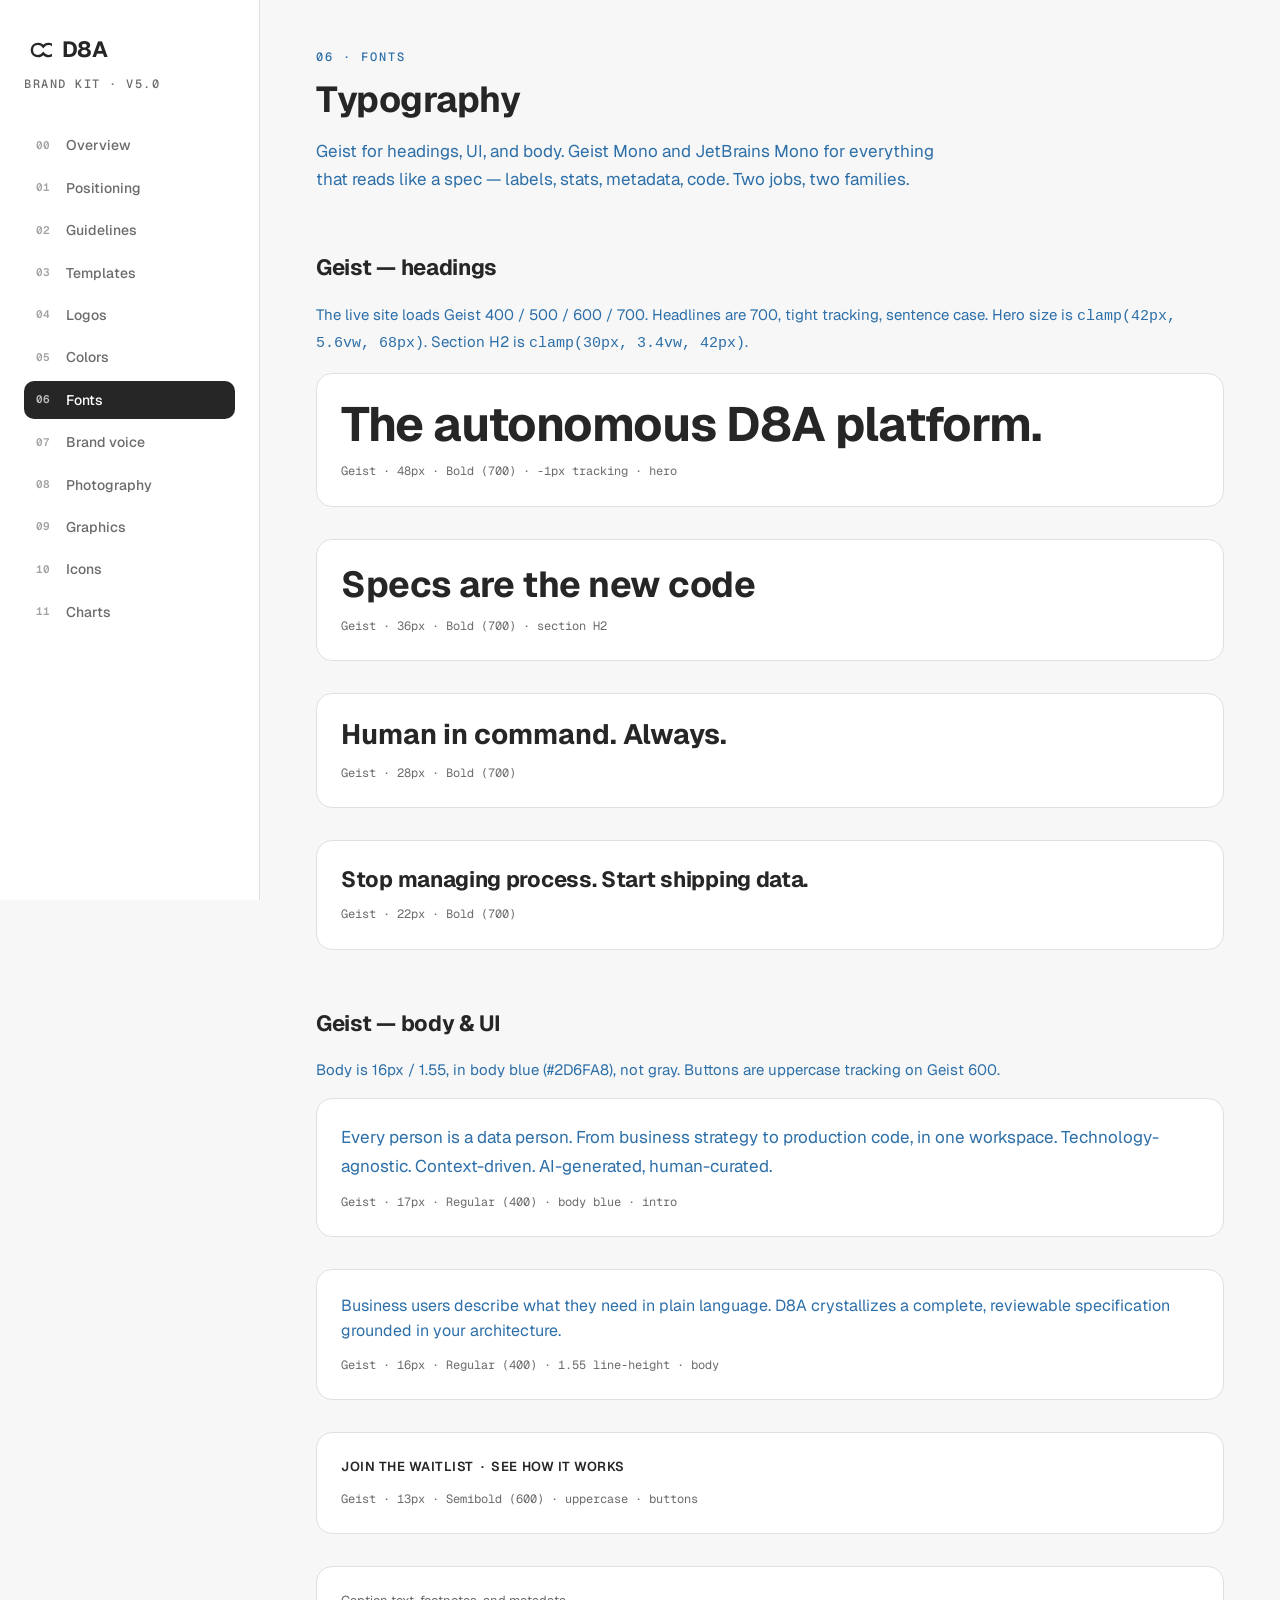
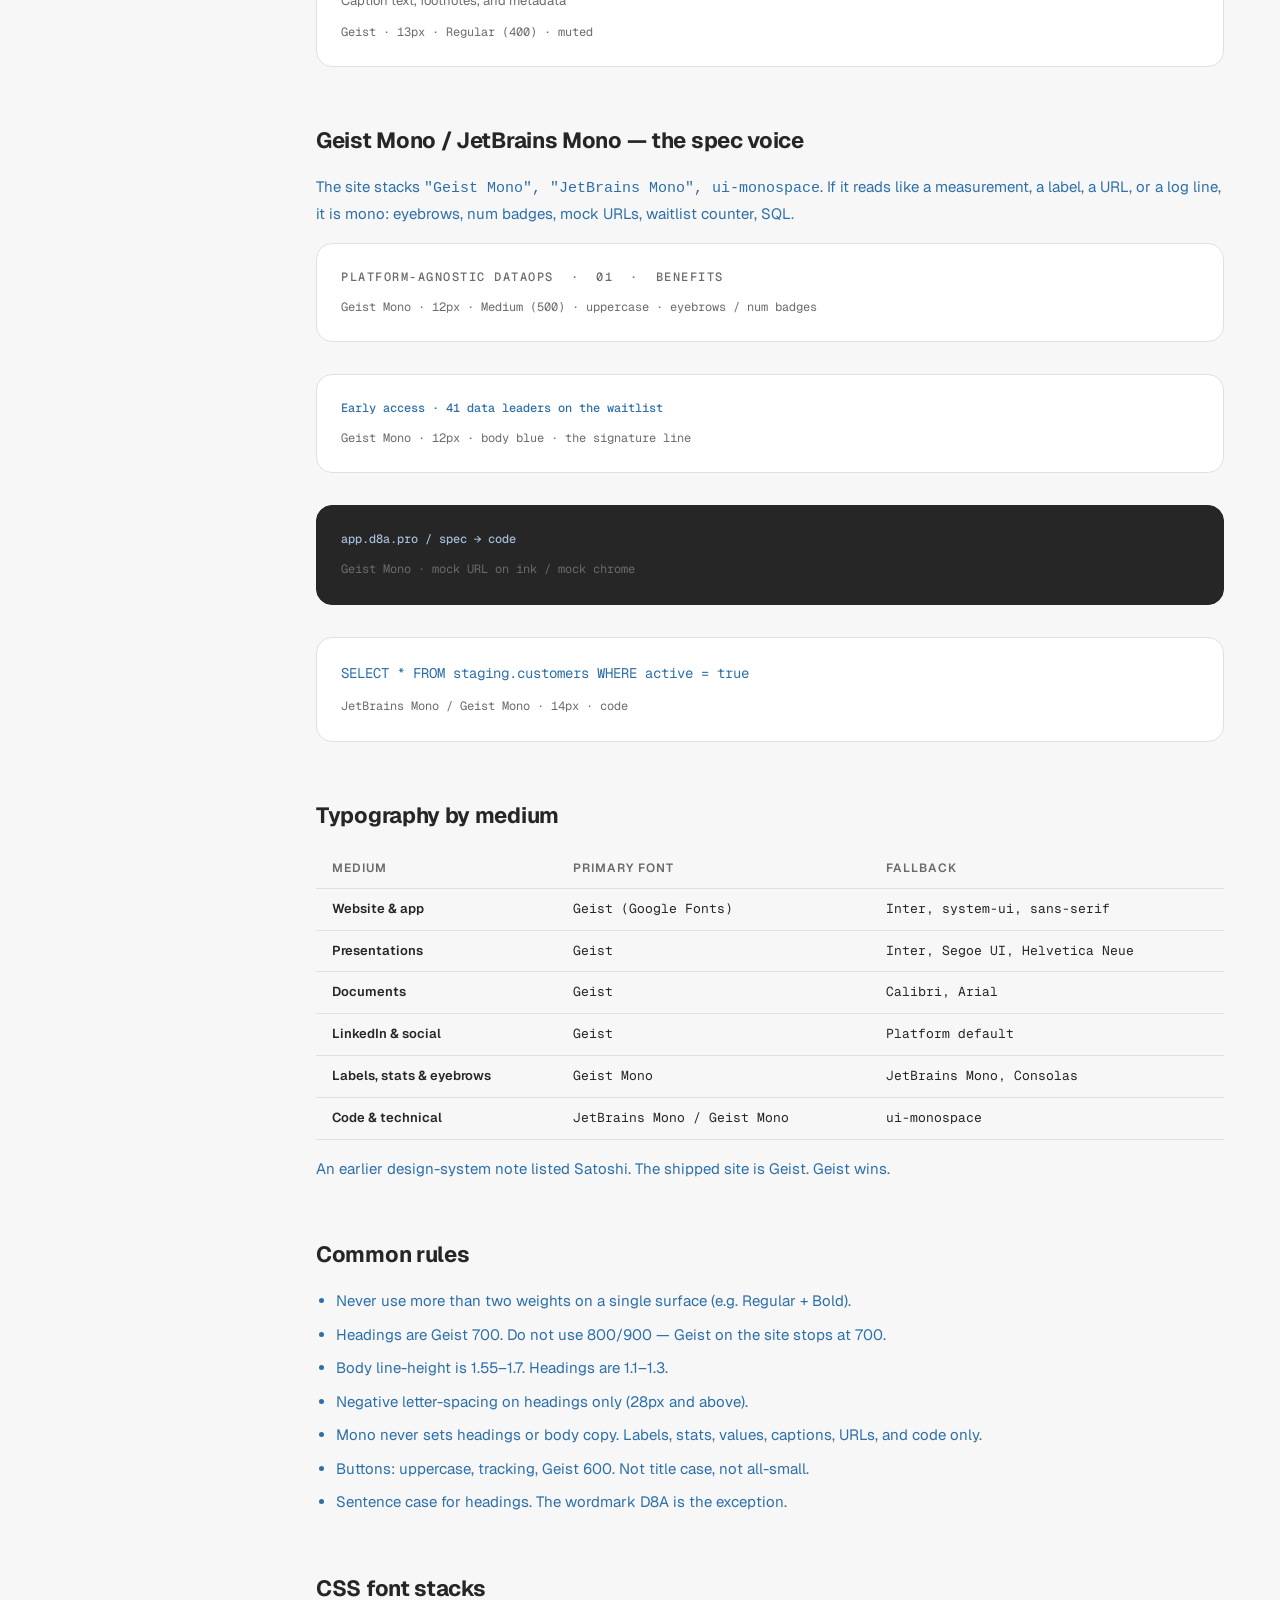
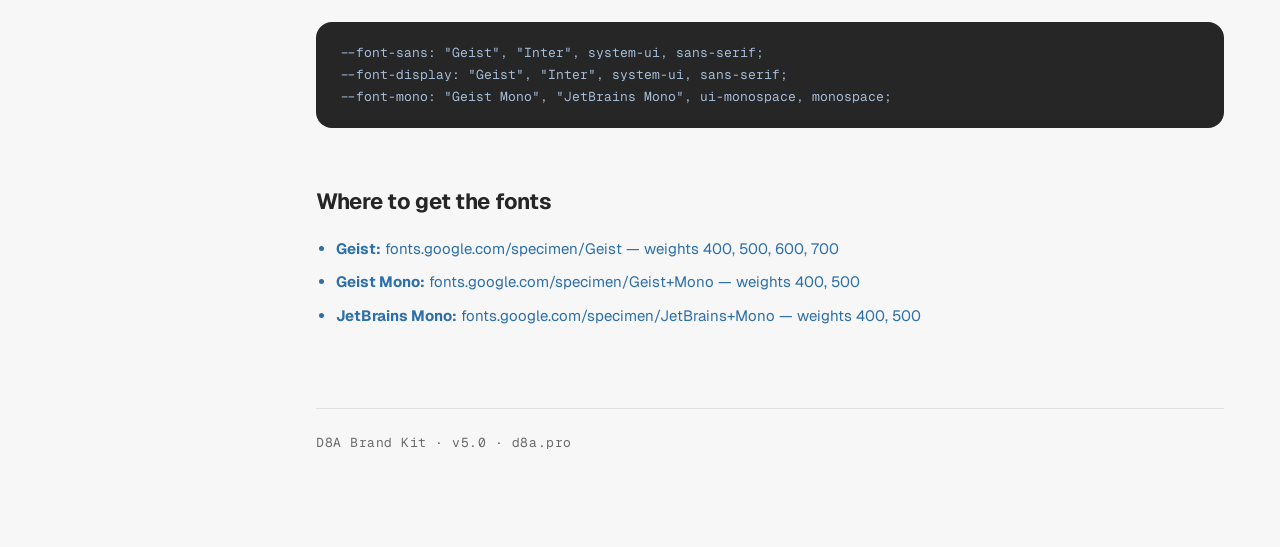
<file: fonts.html>
<!DOCTYPE html>
<html lang="en">
<head>
  <meta charset="UTF-8">
  <meta name="viewport" content="width=device-width, initial-scale=1.0">
  <title>Fonts &middot; D8A Brand Kit</title>
  <link rel="preconnect" href="https://fonts.googleapis.com">
  <link rel="preconnect" href="https://fonts.gstatic.com" crossorigin>
  <link href="https://fonts.googleapis.com/css2?family=Geist:wght@400;500;600;700&family=Geist+Mono:wght@400;500&family=JetBrains+Mono:wght@400;500&display=swap" rel="stylesheet">
  <link rel="stylesheet" href="css/style.css">
</head>
<body>
  <div class="shell">

    <aside class="sidebar">
      <div class="sidebar-brand">
        <h1>
          <span class="logo-mark" aria-hidden="true">
            <svg xmlns="http://www.w3.org/2000/svg" viewBox="0 0 64 64" fill="none"><path d="M18 32c0-8 6-14 14-14 5 0 9 2 12 6 3-4 7-6 12-6 8 0 14 6 14 14s-6 14-14 14c-5 0-9-2-12-6-3 4-7 6-12 6-8 0-14-6-14-14z" stroke="currentColor" stroke-width="5.5" stroke-linecap="round"/></svg>
          </span>
          D8A
        </h1>
      </div>
      <div class="sidebar-version">Brand Kit &middot; v5.0</div>
      <nav>
        <a href="index.html"><span class="nav-num">00</span> Overview</a>
        <a href="positioning.html"><span class="nav-num">01</span> Positioning</a>
        <a href="guidelines.html"><span class="nav-num">02</span> Guidelines</a>
        <a href="templates.html"><span class="nav-num">03</span> Templates</a>
        <a href="logos.html"><span class="nav-num">04</span> Logos</a>
        <a href="colors.html"><span class="nav-num">05</span> Colors</a>
        <a href="fonts.html" class="active"><span class="nav-num">06</span> Fonts</a>
        <a href="voice.html"><span class="nav-num">07</span> Brand voice</a>
        <a href="photos.html"><span class="nav-num">08</span> Photography</a>
        <a href="graphics.html"><span class="nav-num">09</span> Graphics</a>
        <a href="icons.html"><span class="nav-num">10</span> Icons</a>
        <a href="charts.html"><span class="nav-num">11</span> Charts</a>
      </nav>
    </aside>

    <main class="main">

      <div class="page-header">
        <div class="section-label">06 &middot; Fonts</div>
        <h2>Typography</h2>
        <p class="intro">Geist for headings, UI, and body. Geist Mono and JetBrains Mono for everything that reads like a spec &mdash; labels, stats, metadata, code. Two jobs, two families.</p>
      </div>

      <div class="section">
        <h3>Geist &mdash; headings</h3>
        <p class="mb-16">The live site loads Geist 400 / 500 / 600 / 700. Headlines are 700, tight tracking, sentence case. Hero size is <code>clamp(42px, 5.6vw, 68px)</code>. Section H2 is <code>clamp(30px, 3.4vw, 42px)</code>.</p>

        <div class="type-specimen">
          <div class="sample" style="font-size:48px; font-weight:700; letter-spacing:-1px; line-height:1.1;">
            The autonomous D8A platform.
          </div>
          <div class="spec">Geist &middot; 48px &middot; Bold (700) &middot; -1px tracking &middot; hero</div>
        </div>

        <div class="type-specimen">
          <div class="sample" style="font-size:36px; font-weight:700; letter-spacing:-0.5px; line-height:1.15;">
            Specs are the new code
          </div>
          <div class="spec">Geist &middot; 36px &middot; Bold (700) &middot; section H2</div>
        </div>

        <div class="type-specimen">
          <div class="sample" style="font-size:28px; font-weight:700; line-height:1.2;">
            Human in command. Always.
          </div>
          <div class="spec">Geist &middot; 28px &middot; Bold (700)</div>
        </div>

        <div class="type-specimen">
          <div class="sample" style="font-size:22px; font-weight:700; letter-spacing:-0.3px; line-height:1.3;">
            Stop managing process. Start shipping data.
          </div>
          <div class="spec">Geist &middot; 22px &middot; Bold (700)</div>
        </div>
      </div>

      <div class="section">
        <h3>Geist &mdash; body &amp; UI</h3>
        <p class="mb-16">Body is 16px / 1.55, in body blue (#2D6FA8), not gray. Buttons are uppercase tracking on Geist 600.</p>

        <div class="type-specimen">
          <div class="sample" style="font-size:17px; font-weight:400; line-height:1.7; color:#2d6fa8;">
            Every person is a data person. From business strategy to production code, in one workspace. Technology-agnostic. Context-driven. AI-generated, human-curated.
          </div>
          <div class="spec">Geist &middot; 17px &middot; Regular (400) &middot; body blue &middot; intro</div>
        </div>

        <div class="type-specimen">
          <div class="sample" style="font-size:16px; font-weight:400; line-height:1.55; color:#2d6fa8;">
            Business users describe what they need in plain language. D8A crystallizes a complete, reviewable specification grounded in your architecture.
          </div>
          <div class="spec">Geist &middot; 16px &middot; Regular (400) &middot; 1.55 line-height &middot; body</div>
        </div>

        <div class="type-specimen">
          <div class="sample" style="font-size:13px; font-weight:600; letter-spacing:0.04em; text-transform:uppercase;">
            Join the waitlist &nbsp;&middot;&nbsp; See how it works
          </div>
          <div class="spec">Geist &middot; 13px &middot; Semibold (600) &middot; uppercase &middot; buttons</div>
        </div>

        <div class="type-specimen">
          <div class="sample" style="font-size:13px; font-weight:400; line-height:1.5; color:#6b6b6b;">
            Caption text, footnotes, and metadata
          </div>
          <div class="spec">Geist &middot; 13px &middot; Regular (400) &middot; muted</div>
        </div>
      </div>

      <div class="section">
        <h3>Geist Mono / JetBrains Mono &mdash; the spec voice</h3>
        <p class="mb-16">The site stacks <code>"Geist Mono", "JetBrains Mono", ui-monospace</code>. If it reads like a measurement, a label, a URL, or a log line, it is mono: eyebrows, num badges, mock URLs, waitlist counter, SQL.</p>

        <div class="type-specimen">
          <div class="sample" style="font-family:var(--font-mono); font-size:12px; font-weight:500; line-height:1.5; text-transform:uppercase; letter-spacing:1.5px; color:#6b6b6b;">
            Platform-agnostic DataOps &nbsp;&middot;&nbsp; 01 &nbsp;&middot;&nbsp; Benefits
          </div>
          <div class="spec">Geist Mono &middot; 12px &middot; Medium (500) &middot; uppercase &middot; eyebrows / num badges</div>
        </div>

        <div class="type-specimen">
          <div class="sample" style="font-family:var(--font-mono); font-size:12px; font-weight:500; line-height:1.5; color:#2d6fa8;">
            Early access · 41 data leaders on the waitlist
          </div>
          <div class="spec">Geist Mono &middot; 12px &middot; body blue &middot; the signature line</div>
        </div>

        <div class="type-specimen" style="background:#262626; border-color:#262626;">
          <div class="sample" style="font-family:var(--font-mono); font-size:12px; font-weight:500; line-height:1.5; color:#a4bcd8;">
            app.d8a.pro / spec → code
          </div>
          <div class="spec" style="color:#6b6b6b;">Geist Mono &middot; mock URL on ink / mock chrome</div>
        </div>

        <div class="type-specimen">
          <div class="sample" style="font-family:var(--font-mono); font-size:14px; font-weight:400; line-height:1.7; color:#2d6fa8;">
            SELECT * FROM staging.customers WHERE active = true
          </div>
          <div class="spec">JetBrains Mono / Geist Mono &middot; 14px &middot; code</div>
        </div>
      </div>

      <div class="section">
        <h3>Typography by medium</h3>
        <table class="color-table">
          <thead>
            <tr><th>Medium</th><th>Primary font</th><th>Fallback</th></tr>
          </thead>
          <tbody>
            <tr><td>Website &amp; app</td><td>Geist (Google Fonts)</td><td>Inter, system-ui, sans-serif</td></tr>
            <tr><td>Presentations</td><td>Geist</td><td>Inter, Segoe UI, Helvetica Neue</td></tr>
            <tr><td>Documents</td><td>Geist</td><td>Calibri, Arial</td></tr>
            <tr><td>LinkedIn &amp; social</td><td>Geist</td><td>Platform default</td></tr>
            <tr><td>Labels, stats &amp; eyebrows</td><td>Geist Mono</td><td>JetBrains Mono, Consolas</td></tr>
            <tr><td>Code &amp; technical</td><td>JetBrains Mono / Geist Mono</td><td>ui-monospace</td></tr>
          </tbody>
        </table>
        <p class="mt-16">An earlier design-system note listed Satoshi. The shipped site is Geist. Geist wins.</p>
      </div>

      <div class="section">
        <h3>Common rules</h3>
        <ul>
          <li>Never use more than two weights on a single surface (e.g. Regular + Bold).</li>
          <li>Headings are Geist 700. Do not use 800/900 &mdash; Geist on the site stops at 700.</li>
          <li>Body line-height is 1.55&ndash;1.7. Headings are 1.1&ndash;1.3.</li>
          <li>Negative letter-spacing on headings only (28px and above).</li>
          <li>Mono never sets headings or body copy. Labels, stats, values, captions, URLs, and code only.</li>
          <li>Buttons: uppercase, tracking, Geist 600. Not title case, not all-small.</li>
          <li>Sentence case for headings. The wordmark D8A is the exception.</li>
        </ul>
      </div>

      <div class="section">
        <h3>CSS font stacks</h3>
        <div class="code-block">--font-sans: "Geist", "Inter", system-ui, sans-serif;
--font-display: "Geist", "Inter", system-ui, sans-serif;
--font-mono: "Geist Mono", "JetBrains Mono", ui-monospace, monospace;</div>
      </div>

      <div class="section">
        <h3>Where to get the fonts</h3>
        <ul>
          <li><strong>Geist:</strong> fonts.google.com/specimen/Geist &mdash; weights 400, 500, 600, 700</li>
          <li><strong>Geist Mono:</strong> fonts.google.com/specimen/Geist+Mono &mdash; weights 400, 500</li>
          <li><strong>JetBrains Mono:</strong> fonts.google.com/specimen/JetBrains+Mono &mdash; weights 400, 500</li>
        </ul>
      </div>

      <div class="footer">D8A Brand Kit &middot; v5.0 &middot; d8a.pro</div>

    </main>
  </div>
</body>
</html>
</file>
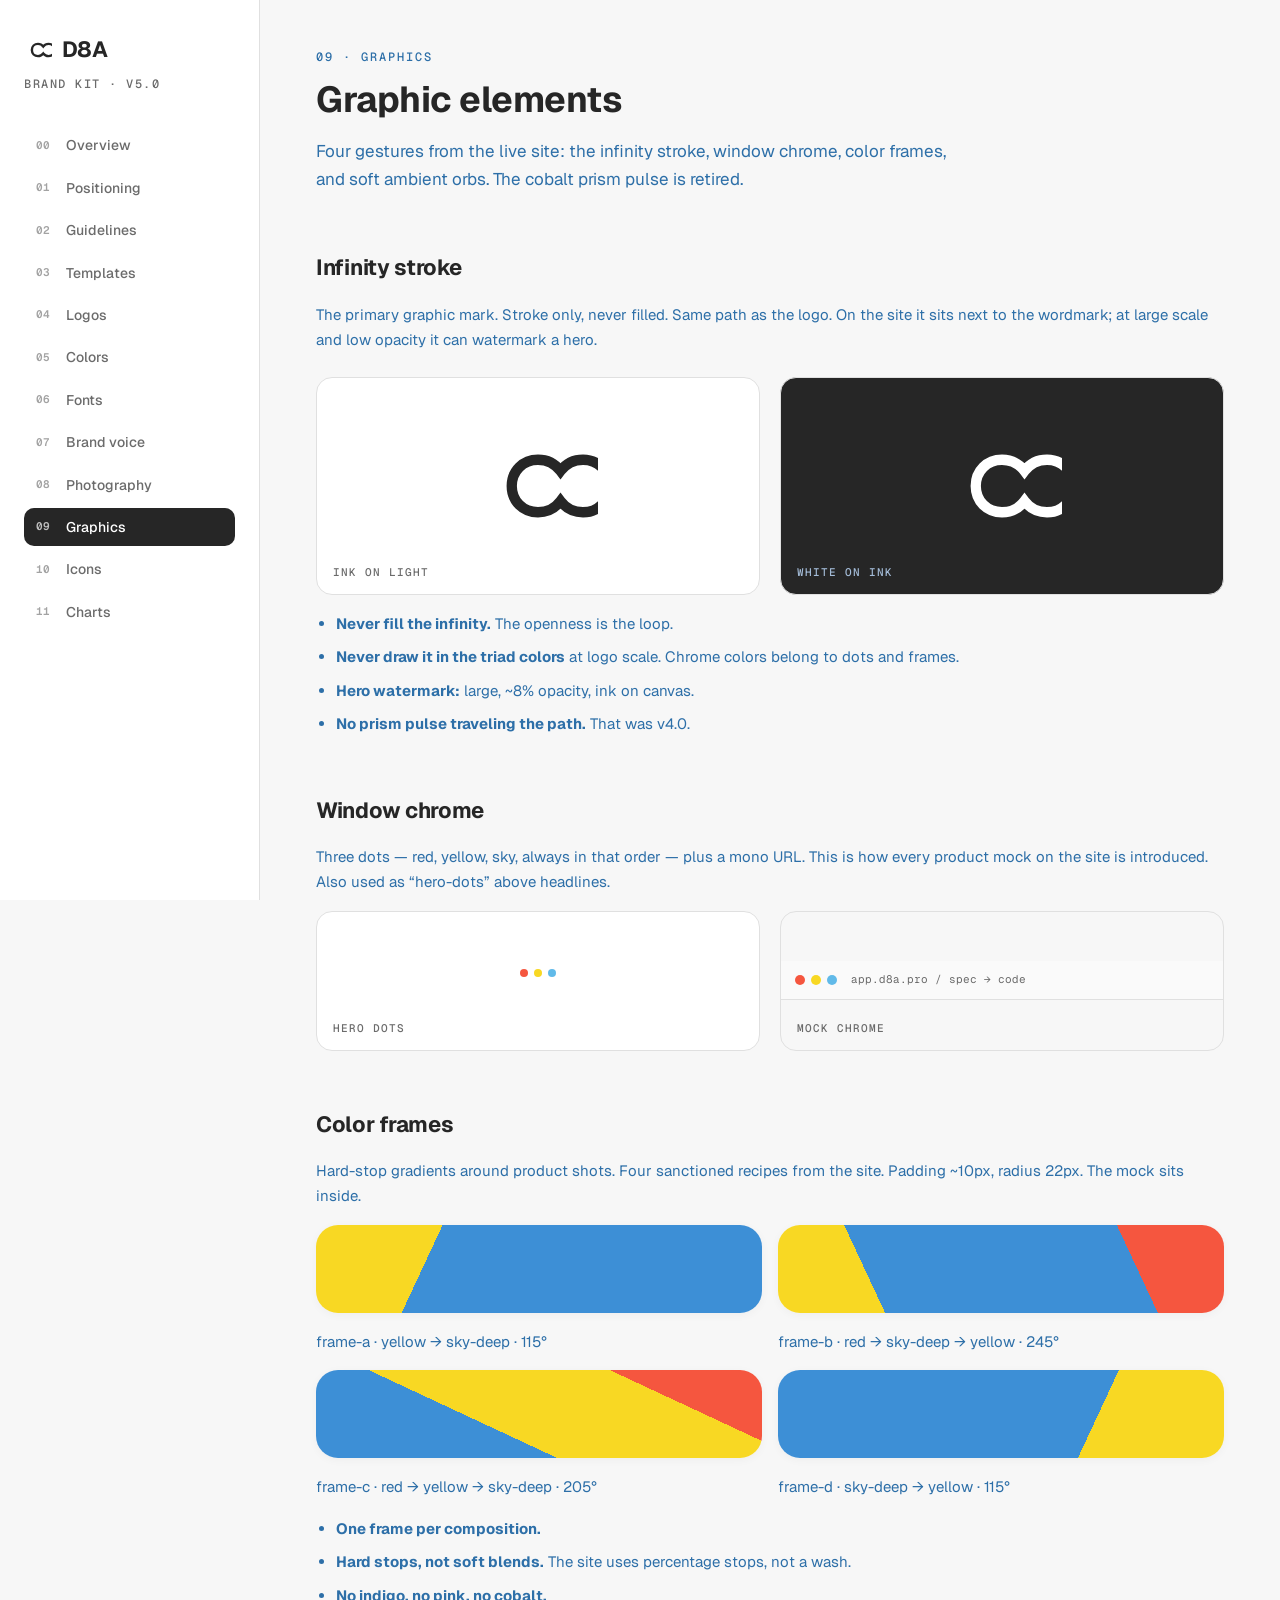
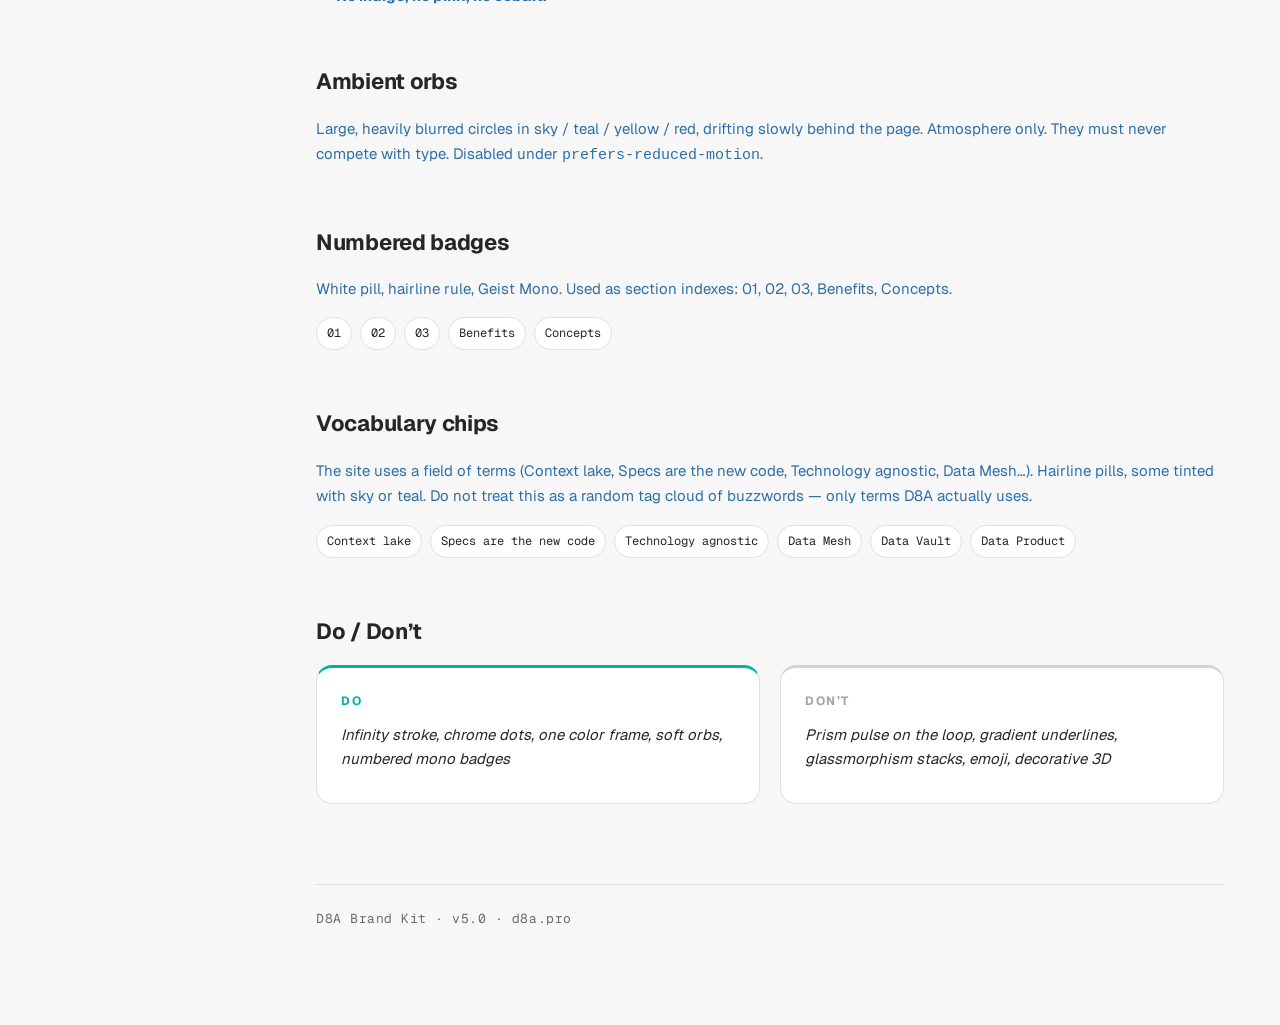
<file: graphics.html>
<!DOCTYPE html>
<html lang="en">
<head>
  <meta charset="UTF-8">
  <meta name="viewport" content="width=device-width, initial-scale=1.0">
  <title>Graphics &middot; D8A Brand Kit</title>
  <link rel="preconnect" href="https://fonts.googleapis.com">
  <link rel="preconnect" href="https://fonts.gstatic.com" crossorigin>
  <link href="https://fonts.googleapis.com/css2?family=Geist:wght@400;500;600;700&family=Geist+Mono:wght@400;500&family=JetBrains+Mono:wght@400;500&display=swap" rel="stylesheet">
  <link rel="stylesheet" href="css/style.css">
</head>
<body>
  <div class="shell">

    <aside class="sidebar">
      <div class="sidebar-brand">
        <h1>
          <span class="logo-mark" aria-hidden="true">
            <svg xmlns="http://www.w3.org/2000/svg" viewBox="0 0 64 64" fill="none"><path d="M18 32c0-8 6-14 14-14 5 0 9 2 12 6 3-4 7-6 12-6 8 0 14 6 14 14s-6 14-14 14c-5 0-9-2-12-6-3 4-7 6-12 6-8 0-14-6-14-14z" stroke="currentColor" stroke-width="5.5" stroke-linecap="round"/></svg>
          </span>
          D8A
        </h1>
      </div>
      <div class="sidebar-version">Brand Kit &middot; v5.0</div>
      <nav>
        <a href="index.html"><span class="nav-num">00</span> Overview</a>
        <a href="positioning.html"><span class="nav-num">01</span> Positioning</a>
        <a href="guidelines.html"><span class="nav-num">02</span> Guidelines</a>
        <a href="templates.html"><span class="nav-num">03</span> Templates</a>
        <a href="logos.html"><span class="nav-num">04</span> Logos</a>
        <a href="colors.html"><span class="nav-num">05</span> Colors</a>
        <a href="fonts.html"><span class="nav-num">06</span> Fonts</a>
        <a href="voice.html"><span class="nav-num">07</span> Brand voice</a>
        <a href="photos.html"><span class="nav-num">08</span> Photography</a>
        <a href="graphics.html" class="active"><span class="nav-num">09</span> Graphics</a>
        <a href="icons.html"><span class="nav-num">10</span> Icons</a>
        <a href="charts.html"><span class="nav-num">11</span> Charts</a>
      </nav>
    </aside>

    <main class="main">

      <div class="page-header">
        <div class="section-label">09 &middot; Graphics</div>
        <h2>Graphic elements</h2>
        <p class="intro">Four gestures from the live site: the infinity stroke, window chrome, color frames, and soft ambient orbs. The cobalt prism pulse is retired.</p>
      </div>

      <div class="section">
        <h3>Infinity stroke</h3>
        <p>The primary graphic mark. Stroke only, never filled. Same path as the logo. On the site it sits next to the wordmark; at large scale and low opacity it can watermark a hero.</p>
        <div class="logo-grid mt-24">
          <div class="logo-card bg-white">
            <svg width="120" height="120" viewBox="0 0 64 64" fill="none">
              <path d="M18 32c0-8 6-14 14-14 5 0 9 2 12 6 3-4 7-6 12-6 8 0 14 6 14 14s-6 14-14 14c-5 0-9-2-12-6-3 4-7 6-12 6-8 0-14-6-14-14z" stroke="#262626" stroke-width="5.5" stroke-linecap="round"/>
            </svg>
            <span class="variant-label">Ink on light</span>
          </div>
          <div class="logo-card bg-dark">
            <svg width="120" height="120" viewBox="0 0 64 64" fill="none">
              <path d="M18 32c0-8 6-14 14-14 5 0 9 2 12 6 3-4 7-6 12-6 8 0 14 6 14 14s-6 14-14 14c-5 0-9-2-12-6-3 4-7 6-12 6-8 0-14-6-14-14z" stroke="#ffffff" stroke-width="5.5" stroke-linecap="round"/>
            </svg>
            <span class="variant-label">White on ink</span>
          </div>
        </div>
        <ul class="mt-16">
          <li><strong>Never fill the infinity.</strong> The openness is the loop.</li>
          <li><strong>Never draw it in the triad colors</strong> at logo scale. Chrome colors belong to dots and frames.</li>
          <li><strong>Hero watermark:</strong> large, ~8% opacity, ink on canvas.</li>
          <li><strong>No prism pulse traveling the path.</strong> That was v4.0.</li>
        </ul>
      </div>

      <div class="section">
        <h3>Window chrome</h3>
        <p class="mb-16">Three dots &mdash; red, yellow, sky, always in that order &mdash; plus a mono URL. This is how every product mock on the site is introduced. Also used as &ldquo;hero-dots&rdquo; above headlines.</p>
        <div class="logo-grid">
          <div class="logo-card bg-white" style="min-height:140px; flex-direction:column; gap:16px;">
            <div class="hero-dots" aria-hidden="true"><i></i><i></i><i></i></div>
            <span class="variant-label">Hero dots</span>
          </div>
          <div class="logo-card bg-light" style="min-height:140px; padding:0; overflow:hidden;">
            <div class="mock-bar" style="width:100%;">
              <i class="d-red"></i><i class="d-yellow"></i><i class="d-blue"></i>
              <span class="mock-url">app.d8a.pro / spec → code</span>
            </div>
            <span class="variant-label">Mock chrome</span>
          </div>
        </div>
      </div>

      <div class="section">
        <h3>Color frames</h3>
        <p class="mb-16">Hard-stop gradients around product shots. Four sanctioned recipes from the site. Padding ~10px, radius 22px. The mock sits inside.</p>
        <div class="photo-grid">
          <div>
            <div class="color-frame frame-a" style="height:88px;"></div>
            <p class="text-sm text-muted mt-16">frame-a &middot; yellow → sky-deep &middot; 115°</p>
          </div>
          <div>
            <div class="color-frame frame-b" style="height:88px;"></div>
            <p class="text-sm text-muted mt-16">frame-b &middot; red → sky-deep → yellow &middot; 245°</p>
          </div>
          <div>
            <div class="color-frame frame-c" style="height:88px;"></div>
            <p class="text-sm text-muted mt-16">frame-c &middot; red → yellow → sky-deep &middot; 205°</p>
          </div>
          <div>
            <div class="color-frame frame-d" style="height:88px;"></div>
            <p class="text-sm text-muted mt-16">frame-d &middot; sky-deep → yellow &middot; 115°</p>
          </div>
        </div>
        <ul class="mt-16">
          <li><strong>One frame per composition.</strong></li>
          <li><strong>Hard stops, not soft blends.</strong> The site uses percentage stops, not a wash.</li>
          <li><strong>No indigo, no pink, no cobalt.</strong></li>
        </ul>
      </div>

      <div class="section">
        <h3>Ambient orbs</h3>
        <p>Large, heavily blurred circles in sky / teal / yellow / red, drifting slowly behind the page. Atmosphere only. They must never compete with type. Disabled under <code>prefers-reduced-motion</code>.</p>
      </div>

      <div class="section">
        <h3>Numbered badges</h3>
        <p class="mb-16">White pill, hairline rule, Geist Mono. Used as section indexes: 01, 02, 03, Benefits, Concepts.</p>
        <div class="chips">
          <span class="chip">01</span>
          <span class="chip">02</span>
          <span class="chip">03</span>
          <span class="chip">Benefits</span>
          <span class="chip">Concepts</span>
        </div>
      </div>

      <div class="section">
        <h3>Vocabulary chips</h3>
        <p class="mb-16">The site uses a field of terms (Context lake, Specs are the new code, Technology agnostic, Data Mesh&hellip;). Hairline pills, some tinted with sky or teal. Do not treat this as a random tag cloud of buzzwords &mdash; only terms D8A actually uses.</p>
        <div class="chips">
          <span class="chip">Context lake</span>
          <span class="chip">Specs are the new code</span>
          <span class="chip">Technology agnostic</span>
          <span class="chip">Data Mesh</span>
          <span class="chip">Data Vault</span>
          <span class="chip">Data Product</span>
        </div>
      </div>

      <div class="section">
        <h3>Do / Don&rsquo;t</h3>
        <div class="do-dont-grid">
          <div class="do-card">
            <div class="label">Do</div>
            <blockquote>Infinity stroke, chrome dots, one color frame, soft orbs, numbered mono badges</blockquote>
          </div>
          <div class="dont-card">
            <div class="label">Don&rsquo;t</div>
            <blockquote>Prism pulse on the loop, gradient underlines, glassmorphism stacks, emoji, decorative 3D</blockquote>
          </div>
        </div>
      </div>

      <div class="footer">D8A Brand Kit &middot; v5.0 &middot; d8a.pro</div>

    </main>
  </div>
</body>
</html>
</file>
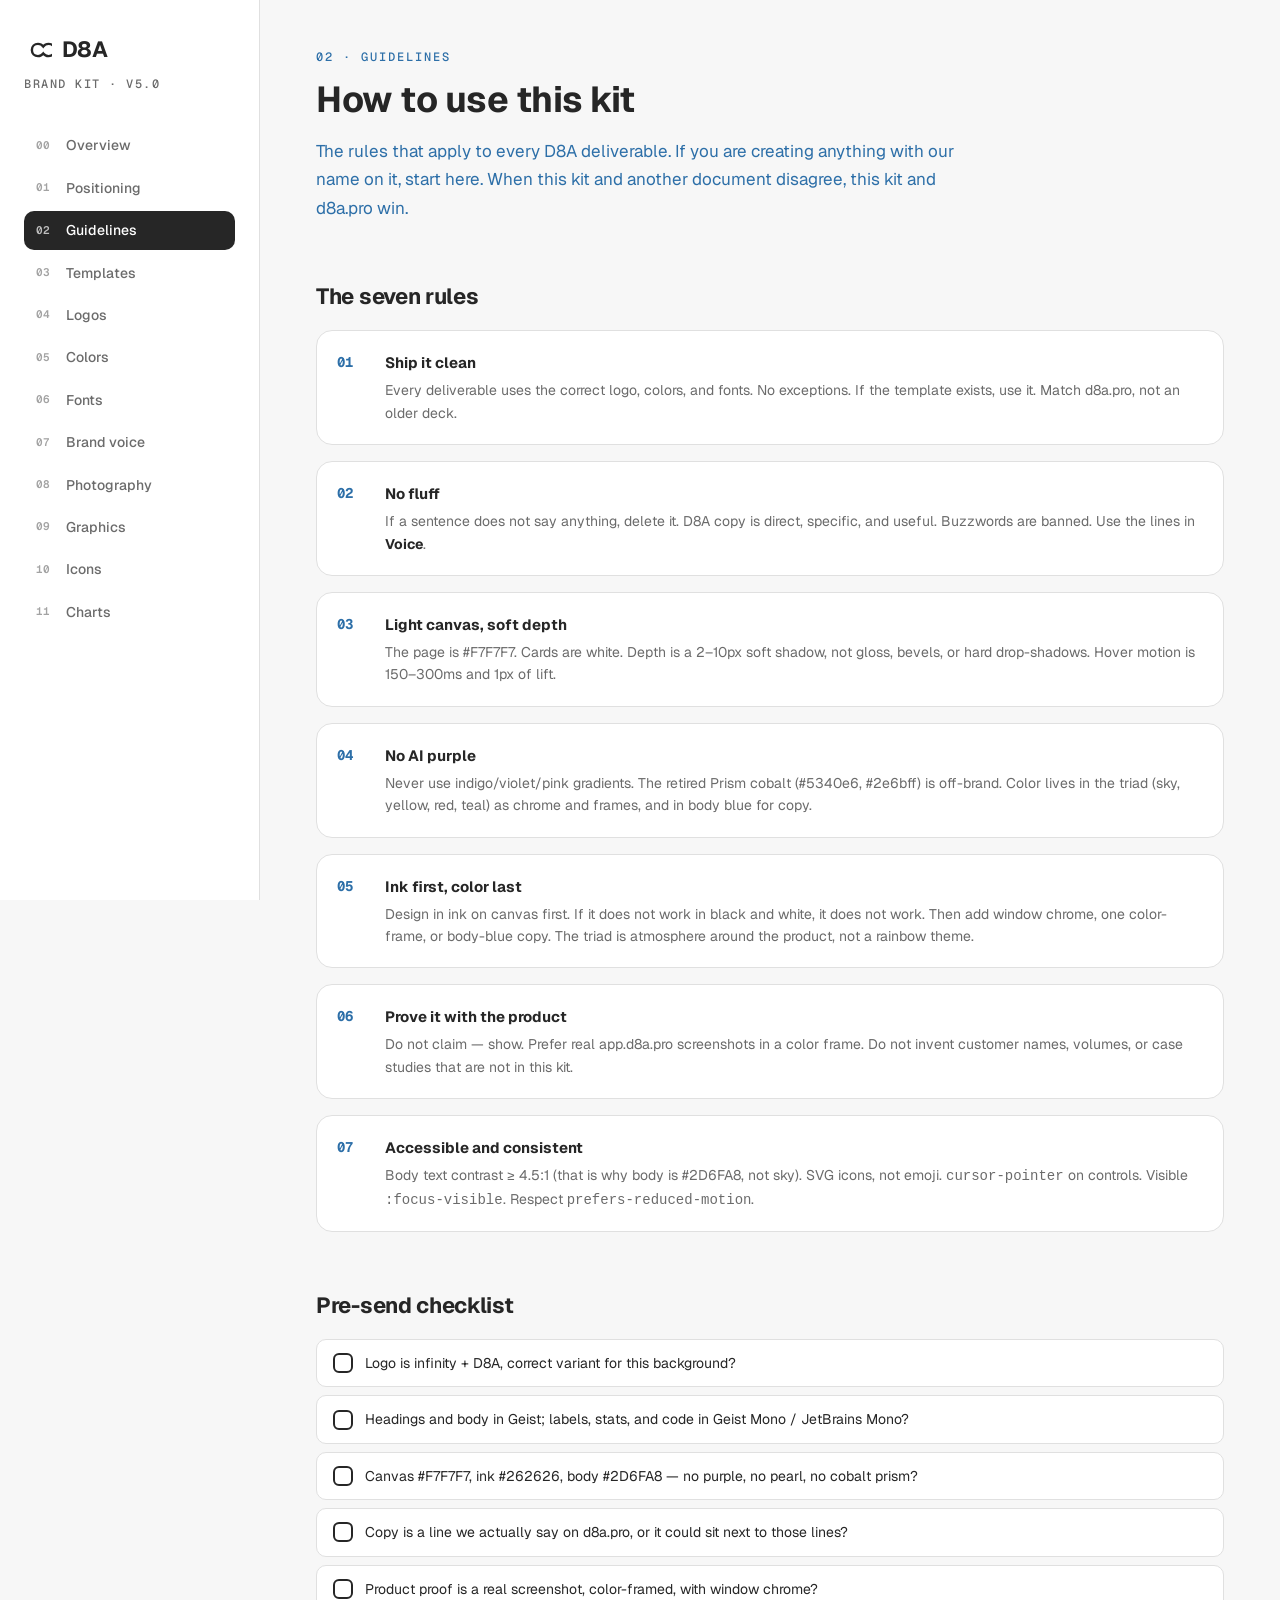
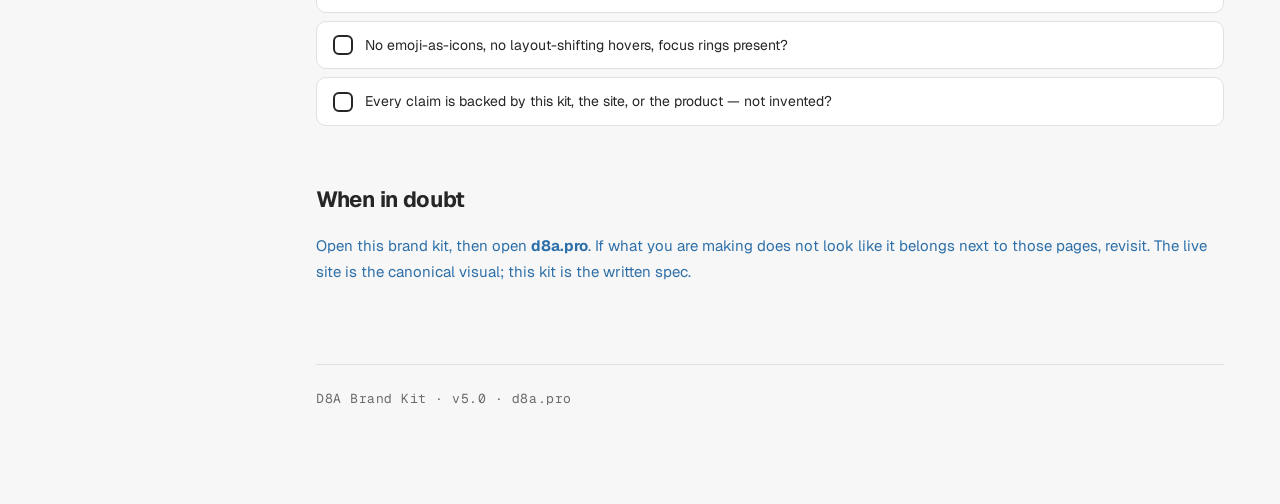
<file: guidelines.html>
<!DOCTYPE html>
<html lang="en">
<head>
  <meta charset="UTF-8">
  <meta name="viewport" content="width=device-width, initial-scale=1.0">
  <title>Guidelines &middot; D8A Brand Kit</title>
  <link rel="preconnect" href="https://fonts.googleapis.com">
  <link rel="preconnect" href="https://fonts.gstatic.com" crossorigin>
  <link href="https://fonts.googleapis.com/css2?family=Geist:wght@400;500;600;700&family=Geist+Mono:wght@400;500&family=JetBrains+Mono:wght@400;500&display=swap" rel="stylesheet">
  <link rel="stylesheet" href="css/style.css">
</head>
<body>
  <div class="shell">

    <aside class="sidebar">
      <div class="sidebar-brand">
        <h1>
          <span class="logo-mark" aria-hidden="true">
            <svg xmlns="http://www.w3.org/2000/svg" viewBox="0 0 64 64" fill="none"><path d="M18 32c0-8 6-14 14-14 5 0 9 2 12 6 3-4 7-6 12-6 8 0 14 6 14 14s-6 14-14 14c-5 0-9-2-12-6-3 4-7 6-12 6-8 0-14-6-14-14z" stroke="currentColor" stroke-width="5.5" stroke-linecap="round"/></svg>
          </span>
          D8A
        </h1>
      </div>
      <div class="sidebar-version">Brand Kit &middot; v5.0</div>
      <nav>
        <a href="index.html"><span class="nav-num">00</span> Overview</a>
        <a href="positioning.html"><span class="nav-num">01</span> Positioning</a>
        <a href="guidelines.html" class="active"><span class="nav-num">02</span> Guidelines</a>
        <a href="templates.html"><span class="nav-num">03</span> Templates</a>
        <a href="logos.html"><span class="nav-num">04</span> Logos</a>
        <a href="colors.html"><span class="nav-num">05</span> Colors</a>
        <a href="fonts.html"><span class="nav-num">06</span> Fonts</a>
        <a href="voice.html"><span class="nav-num">07</span> Brand voice</a>
        <a href="photos.html"><span class="nav-num">08</span> Photography</a>
        <a href="graphics.html"><span class="nav-num">09</span> Graphics</a>
        <a href="icons.html"><span class="nav-num">10</span> Icons</a>
        <a href="charts.html"><span class="nav-num">11</span> Charts</a>
      </nav>
    </aside>

    <main class="main">

      <div class="page-header">
        <div class="section-label">02 &middot; Guidelines</div>
        <h2>How to use this kit</h2>
        <p class="intro">The rules that apply to every D8A deliverable. If you are creating anything with our name on it, start here. When this kit and another document disagree, this kit and d8a.pro win.</p>
      </div>

      <div class="section">
        <h3>The seven rules</h3>
        <div class="rule-list">
          <div class="rule">
            <span class="rule-num">01</span>
            <div class="rule-body">
              <h4>Ship it clean</h4>
              <p>Every deliverable uses the correct logo, colors, and fonts. No exceptions. If the template exists, use it. Match d8a.pro, not an older deck.</p>
            </div>
          </div>
          <div class="rule">
            <span class="rule-num">02</span>
            <div class="rule-body">
              <h4>No fluff</h4>
              <p>If a sentence does not say anything, delete it. D8A copy is direct, specific, and useful. Buzzwords are banned. Use the lines in <a href="voice.html"><strong>Voice</strong></a>.</p>
            </div>
          </div>
          <div class="rule">
            <span class="rule-num">03</span>
            <div class="rule-body">
              <h4>Light canvas, soft depth</h4>
              <p>The page is #F7F7F7. Cards are white. Depth is a 2&ndash;10px soft shadow, not gloss, bevels, or hard drop-shadows. Hover motion is 150&ndash;300ms and 1px of lift.</p>
            </div>
          </div>
          <div class="rule">
            <span class="rule-num">04</span>
            <div class="rule-body">
              <h4>No AI purple</h4>
              <p>Never use indigo/violet/pink gradients. The retired Prism cobalt (#5340e6, #2e6bff) is off-brand. Color lives in the triad (sky, yellow, red, teal) as chrome and frames, and in body blue for copy.</p>
            </div>
          </div>
          <div class="rule">
            <span class="rule-num">05</span>
            <div class="rule-body">
              <h4>Ink first, color last</h4>
              <p>Design in ink on canvas first. If it does not work in black and white, it does not work. Then add window chrome, one color-frame, or body-blue copy. The triad is atmosphere around the product, not a rainbow theme.</p>
            </div>
          </div>
          <div class="rule">
            <span class="rule-num">06</span>
            <div class="rule-body">
              <h4>Prove it with the product</h4>
              <p>Do not claim &mdash; show. Prefer real app.d8a.pro screenshots in a color frame. Do not invent customer names, volumes, or case studies that are not in this kit.</p>
            </div>
          </div>
          <div class="rule">
            <span class="rule-num">07</span>
            <div class="rule-body">
              <h4>Accessible and consistent</h4>
              <p>Body text contrast &ge; 4.5:1 (that is why body is #2D6FA8, not sky). SVG icons, not emoji. <code>cursor-pointer</code> on controls. Visible <code>:focus-visible</code>. Respect <code>prefers-reduced-motion</code>.</p>
            </div>
          </div>
        </div>
      </div>

      <div class="section">
        <h3>Pre-send checklist</h3>
        <div class="checklist">
          <div class="checklist-item"><span class="check"></span> Logo is infinity + D8A, correct variant for this background?</div>
          <div class="checklist-item"><span class="check"></span> Headings and body in Geist; labels, stats, and code in Geist Mono / JetBrains Mono?</div>
          <div class="checklist-item"><span class="check"></span> Canvas #F7F7F7, ink #262626, body #2D6FA8 &mdash; no purple, no pearl, no cobalt prism?</div>
          <div class="checklist-item"><span class="check"></span> Copy is a line we actually say on d8a.pro, or it could sit next to those lines?</div>
          <div class="checklist-item"><span class="check"></span> Product proof is a real screenshot, color-framed, with window chrome?</div>
          <div class="checklist-item"><span class="check"></span> No emoji-as-icons, no layout-shifting hovers, focus rings present?</div>
          <div class="checklist-item"><span class="check"></span> Every claim is backed by this kit, the site, or the product &mdash; not invented?</div>
        </div>
      </div>

      <div class="section">
        <h3>When in doubt</h3>
        <p>Open this brand kit, then open <strong>d8a.pro</strong>. If what you are making does not look like it belongs next to those pages, revisit. The live site is the canonical visual; this kit is the written spec.</p>
      </div>

      <div class="footer">D8A Brand Kit &middot; v5.0 &middot; d8a.pro</div>

    </main>
  </div>
</body>
</html>
</file>
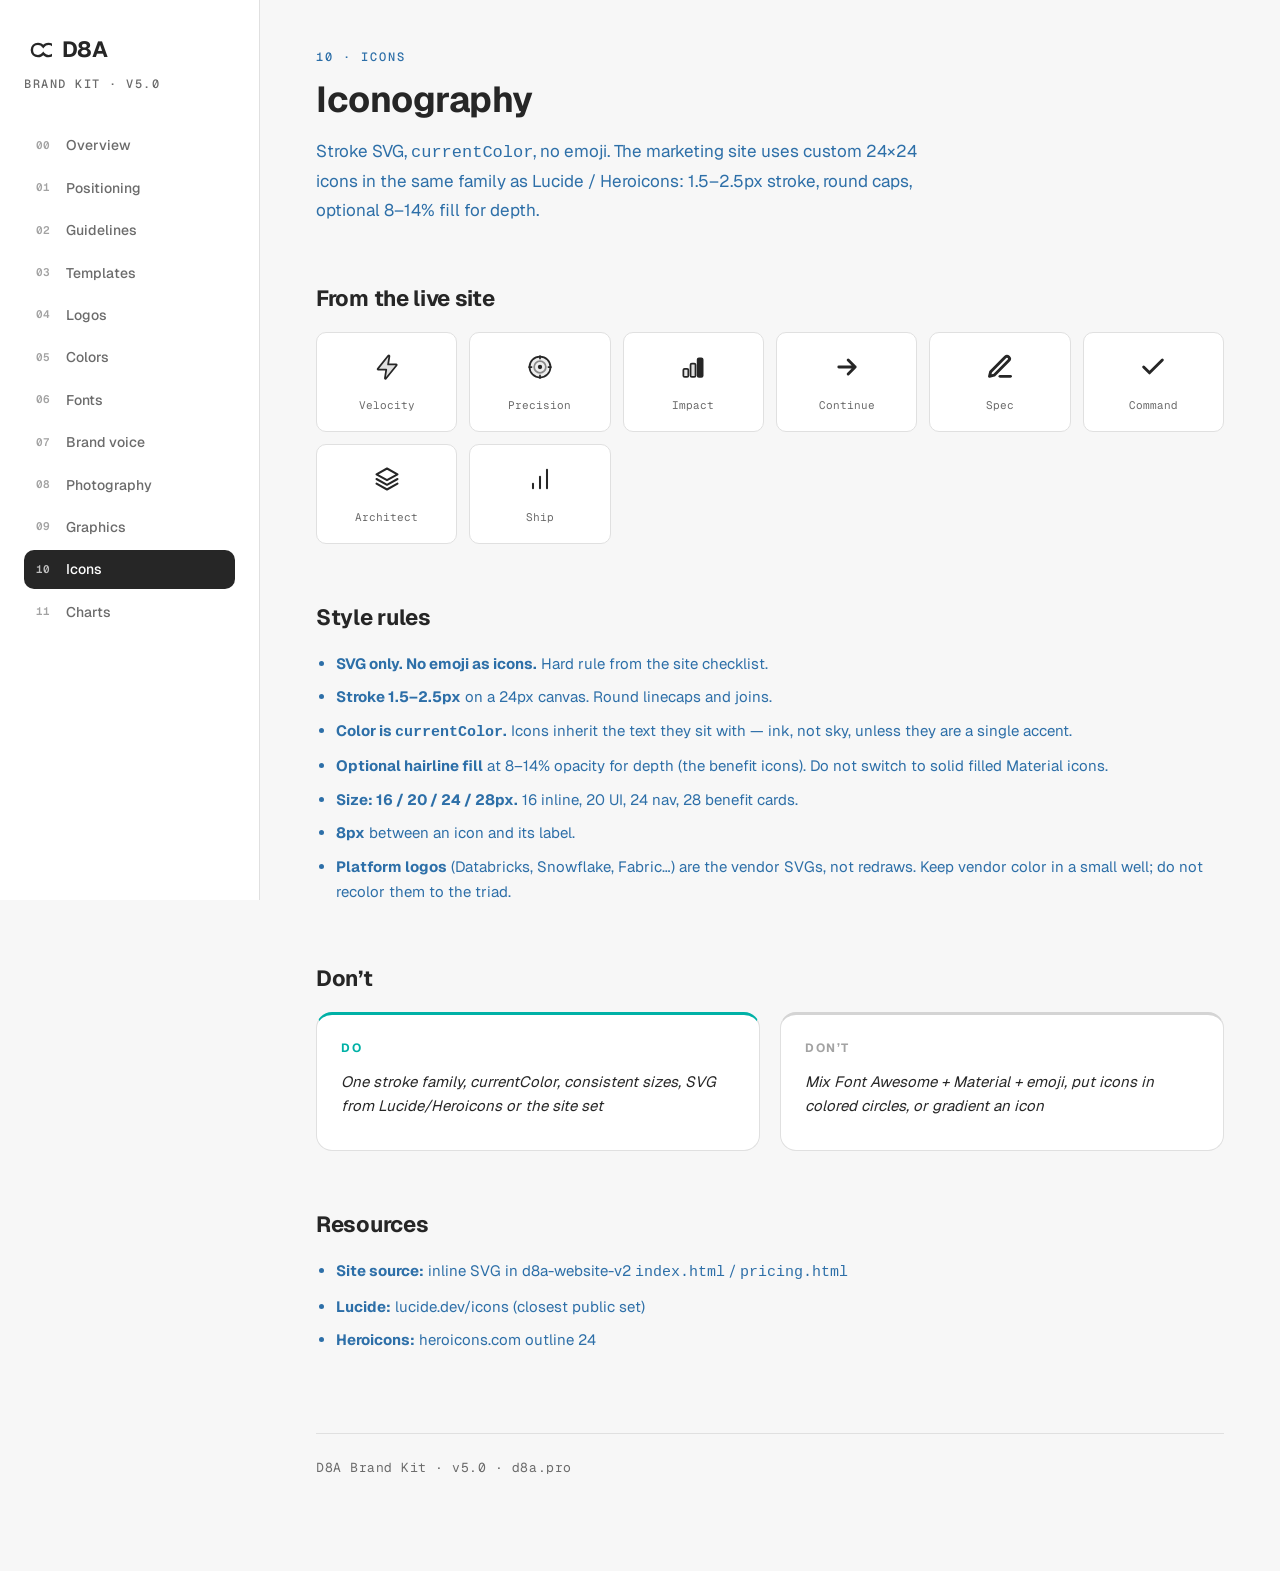
<file: icons.html>
<!DOCTYPE html>
<html lang="en">
<head>
  <meta charset="UTF-8">
  <meta name="viewport" content="width=device-width, initial-scale=1.0">
  <title>Icons &middot; D8A Brand Kit</title>
  <link rel="preconnect" href="https://fonts.googleapis.com">
  <link rel="preconnect" href="https://fonts.gstatic.com" crossorigin>
  <link href="https://fonts.googleapis.com/css2?family=Geist:wght@400;500;600;700&family=Geist+Mono:wght@400;500&family=JetBrains+Mono:wght@400;500&display=swap" rel="stylesheet">
  <link rel="stylesheet" href="css/style.css">
</head>
<body>
  <div class="shell">

    <aside class="sidebar">
      <div class="sidebar-brand">
        <h1>
          <span class="logo-mark" aria-hidden="true">
            <svg xmlns="http://www.w3.org/2000/svg" viewBox="0 0 64 64" fill="none"><path d="M18 32c0-8 6-14 14-14 5 0 9 2 12 6 3-4 7-6 12-6 8 0 14 6 14 14s-6 14-14 14c-5 0-9-2-12-6-3 4-7 6-12 6-8 0-14-6-14-14z" stroke="currentColor" stroke-width="5.5" stroke-linecap="round"/></svg>
          </span>
          D8A
        </h1>
      </div>
      <div class="sidebar-version">Brand Kit &middot; v5.0</div>
      <nav>
        <a href="index.html"><span class="nav-num">00</span> Overview</a>
        <a href="positioning.html"><span class="nav-num">01</span> Positioning</a>
        <a href="guidelines.html"><span class="nav-num">02</span> Guidelines</a>
        <a href="templates.html"><span class="nav-num">03</span> Templates</a>
        <a href="logos.html"><span class="nav-num">04</span> Logos</a>
        <a href="colors.html"><span class="nav-num">05</span> Colors</a>
        <a href="fonts.html"><span class="nav-num">06</span> Fonts</a>
        <a href="voice.html"><span class="nav-num">07</span> Brand voice</a>
        <a href="photos.html"><span class="nav-num">08</span> Photography</a>
        <a href="graphics.html"><span class="nav-num">09</span> Graphics</a>
        <a href="icons.html" class="active"><span class="nav-num">10</span> Icons</a>
        <a href="charts.html"><span class="nav-num">11</span> Charts</a>
      </nav>
    </aside>

    <main class="main">

      <div class="page-header">
        <div class="section-label">10 &middot; Icons</div>
        <h2>Iconography</h2>
        <p class="intro">Stroke SVG, <code>currentColor</code>, no emoji. The marketing site uses custom 24&times;24 icons in the same family as Lucide / Heroicons: 1.5&ndash;2.5px stroke, round caps, optional 8&ndash;14% fill for depth.</p>
      </div>

      <div class="section">
        <h3>From the live site</h3>
        <div class="icon-preview">
          <div class="icon-cell">
            <svg viewBox="0 0 24 24" fill="none">
              <path d="M13.2 2.2 4.05 13.6c-.2.26-.01.65.32.65h7l-1.15 7.2c-.08.5.53.82.88.45l9.15-11.4c.2-.26.01-.65-.32-.65h-7l1.15-7.2c.08-.5-.53-.82-.88-.45Z" fill="currentColor" fill-opacity=".14"/>
              <path d="M13.2 2.2 4.05 13.6c-.2.26-.01.65.32.65h7l-1.15 7.2c-.08.5.53.82.88.45l9.15-11.4c.2-.26.01-.65-.32-.65h-7l1.15-7.2c.08-.5-.53-.82-.88-.45Z" stroke="currentColor" stroke-width="1.5" stroke-linejoin="round"/>
            </svg>
            <span>Velocity</span>
          </div>
          <div class="icon-cell">
            <svg viewBox="0 0 24 24" fill="none">
              <circle cx="12" cy="12" r="9" fill="currentColor" fill-opacity=".08" stroke="currentColor" stroke-width="1.5"/>
              <circle cx="12" cy="12" r="5" stroke="currentColor" stroke-width="1.5" opacity=".5"/>
              <circle cx="12" cy="12" r="1.85" fill="currentColor"/>
              <path d="M12 2.6v2.15M12 19.25v2.15M2.6 12h2.15M19.25 12h2.15" stroke="currentColor" stroke-width="1.5" stroke-linecap="round"/>
            </svg>
            <span>Precision</span>
          </div>
          <div class="icon-cell">
            <svg viewBox="0 0 24 24" fill="none">
              <rect x="3.75" y="13.5" width="4.25" height="7" rx="1.1" fill="currentColor" fill-opacity=".1" stroke="currentColor" stroke-width="1.5"/>
              <rect x="9.9" y="9" width="4.25" height="11.5" rx="1.1" fill="currentColor" fill-opacity=".14" stroke="currentColor" stroke-width="1.5"/>
              <rect x="16" y="4.5" width="4.25" height="16" rx="1.1" fill="currentColor" stroke="currentColor" stroke-width="1.5"/>
            </svg>
            <span>Impact</span>
          </div>
          <div class="icon-cell">
            <svg viewBox="0 0 24 24" fill="none" stroke="currentColor" stroke-width="2.5" stroke-linecap="round" stroke-linejoin="round">
              <path d="M5 12h14M13 6l6 6-6 6"/>
            </svg>
            <span>Continue</span>
          </div>
          <div class="icon-cell">
            <svg viewBox="0 0 24 24" fill="none" stroke="currentColor" stroke-width="2.5" stroke-linecap="round" stroke-linejoin="round">
              <path d="M12 20h9"/><path d="M16.5 3.5a2.12 2.12 0 0 1 3 3L7 19l-4 1 1-4Z"/>
            </svg>
            <span>Spec</span>
          </div>
          <div class="icon-cell">
            <svg viewBox="0 0 24 24" fill="none" stroke="currentColor" stroke-width="2.5" stroke-linecap="round" stroke-linejoin="round">
              <path d="M20 6 9 17l-5-5"/>
            </svg>
            <span>Command</span>
          </div>
          <div class="icon-cell">
            <svg viewBox="0 0 24 24" fill="none" stroke="currentColor" stroke-width="1.75" stroke-linecap="round" stroke-linejoin="round">
              <path d="M12 3 3 8l9 5 9-5-9-5Z"/><path d="m3 16 9 5 9-5"/><path d="m3 12 9 5 9-5"/>
            </svg>
            <span>Architect</span>
          </div>
          <div class="icon-cell">
            <svg viewBox="0 0 24 24" fill="none" stroke="currentColor" stroke-width="1.75" stroke-linecap="round" stroke-linejoin="round">
              <path d="M12 20V10"/><path d="M18 20V4"/><path d="M6 20v-4"/>
            </svg>
            <span>Ship</span>
          </div>
        </div>
      </div>

      <div class="section">
        <h3>Style rules</h3>
        <ul>
          <li><strong>SVG only. No emoji as icons.</strong> Hard rule from the site checklist.</li>
          <li><strong>Stroke 1.5&ndash;2.5px</strong> on a 24px canvas. Round linecaps and joins.</li>
          <li><strong>Color is <code>currentColor</code>.</strong> Icons inherit the text they sit with &mdash; ink, not sky, unless they are a single accent.</li>
          <li><strong>Optional hairline fill</strong> at 8&ndash;14% opacity for depth (the benefit icons). Do not switch to solid filled Material icons.</li>
          <li><strong>Size: 16 / 20 / 24 / 28px.</strong> 16 inline, 20 UI, 24 nav, 28 benefit cards.</li>
          <li><strong>8px</strong> between an icon and its label.</li>
          <li><strong>Platform logos</strong> (Databricks, Snowflake, Fabric&hellip;) are the vendor SVGs, not redraws. Keep vendor color in a small well; do not recolor them to the triad.</li>
        </ul>
      </div>

      <div class="section">
        <h3>Don&rsquo;t</h3>
        <div class="do-dont-grid">
          <div class="do-card">
            <div class="label">Do</div>
            <blockquote>One stroke family, currentColor, consistent sizes, SVG from Lucide/Heroicons or the site set</blockquote>
          </div>
          <div class="dont-card">
            <div class="label">Don&rsquo;t</div>
            <blockquote>Mix Font Awesome + Material + emoji, put icons in colored circles, or gradient an icon</blockquote>
          </div>
        </div>
      </div>

      <div class="section">
        <h3>Resources</h3>
        <ul>
          <li><strong>Site source:</strong> inline SVG in d8a-website-v2 <code>index.html</code> / <code>pricing.html</code></li>
          <li><strong>Lucide:</strong> lucide.dev/icons (closest public set)</li>
          <li><strong>Heroicons:</strong> heroicons.com outline 24</li>
        </ul>
      </div>

      <div class="footer">D8A Brand Kit &middot; v5.0 &middot; d8a.pro</div>

    </main>
  </div>
</body>
</html>
</file>
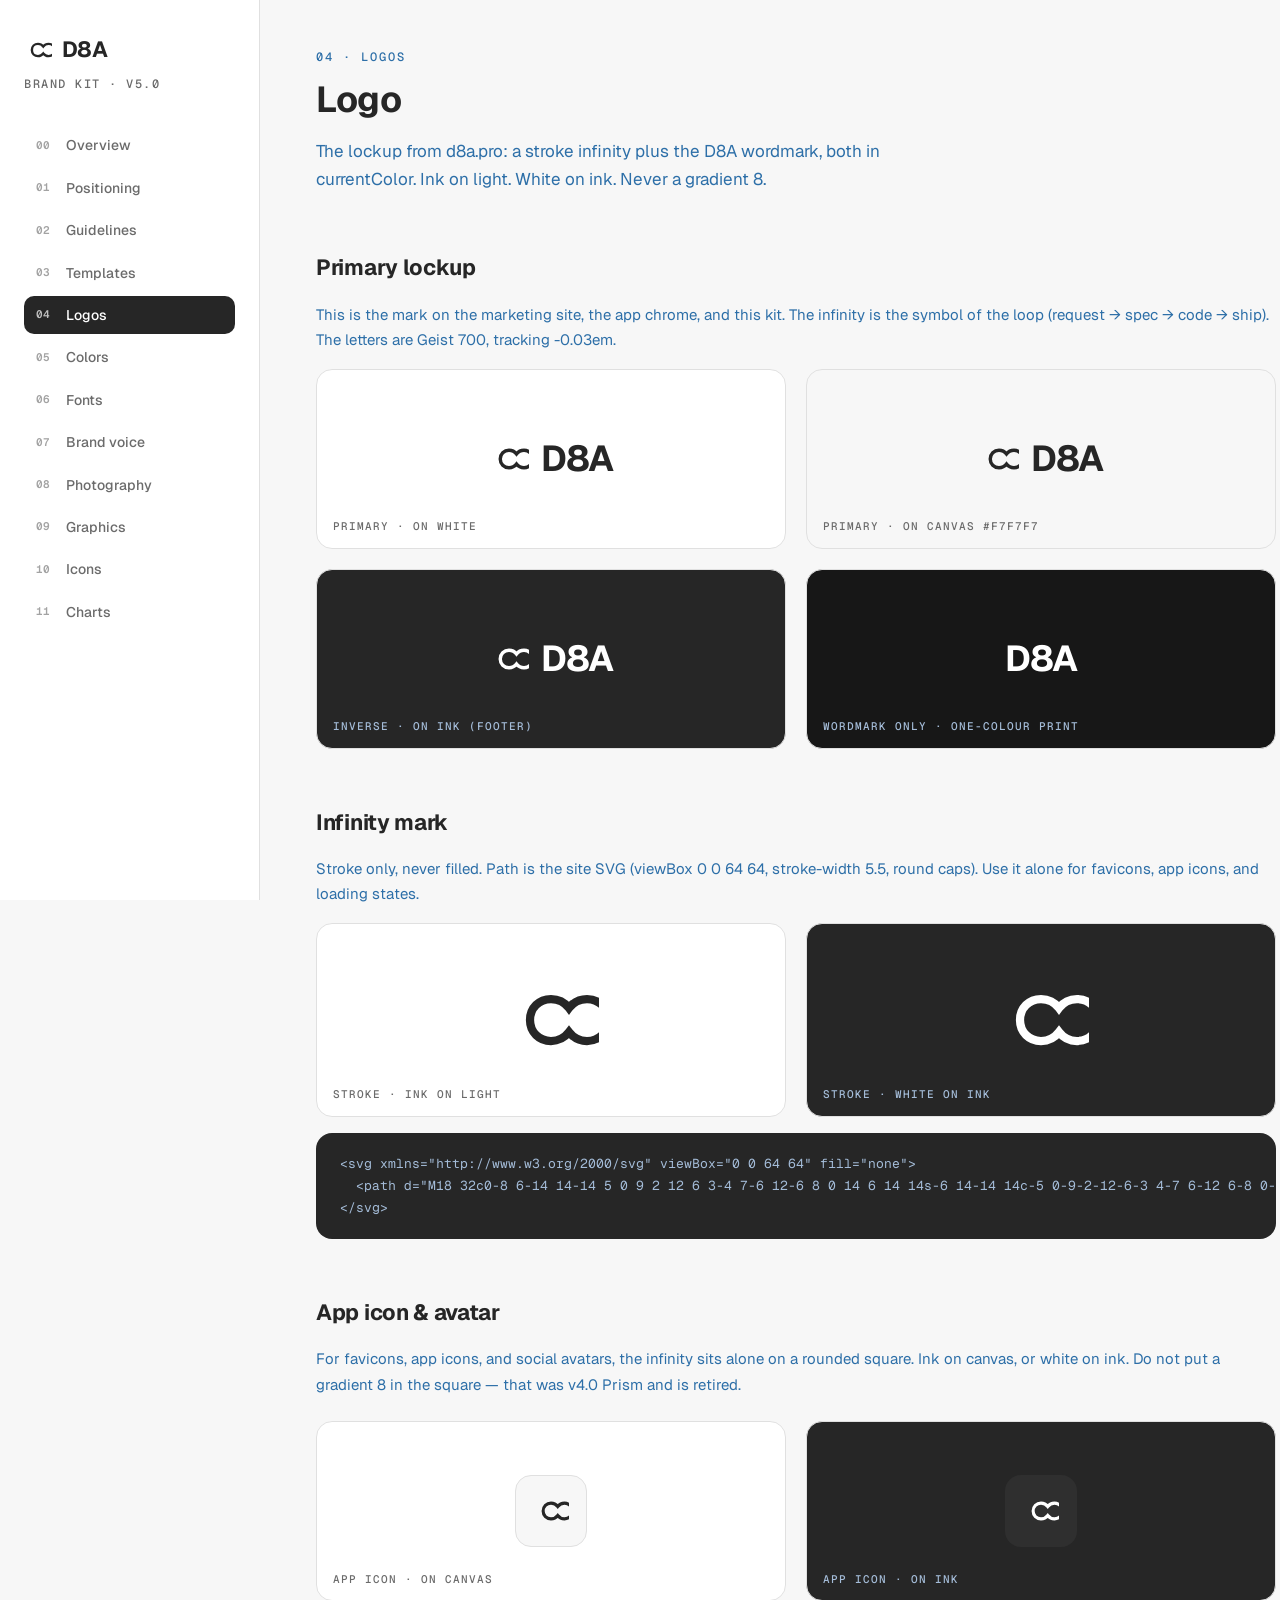
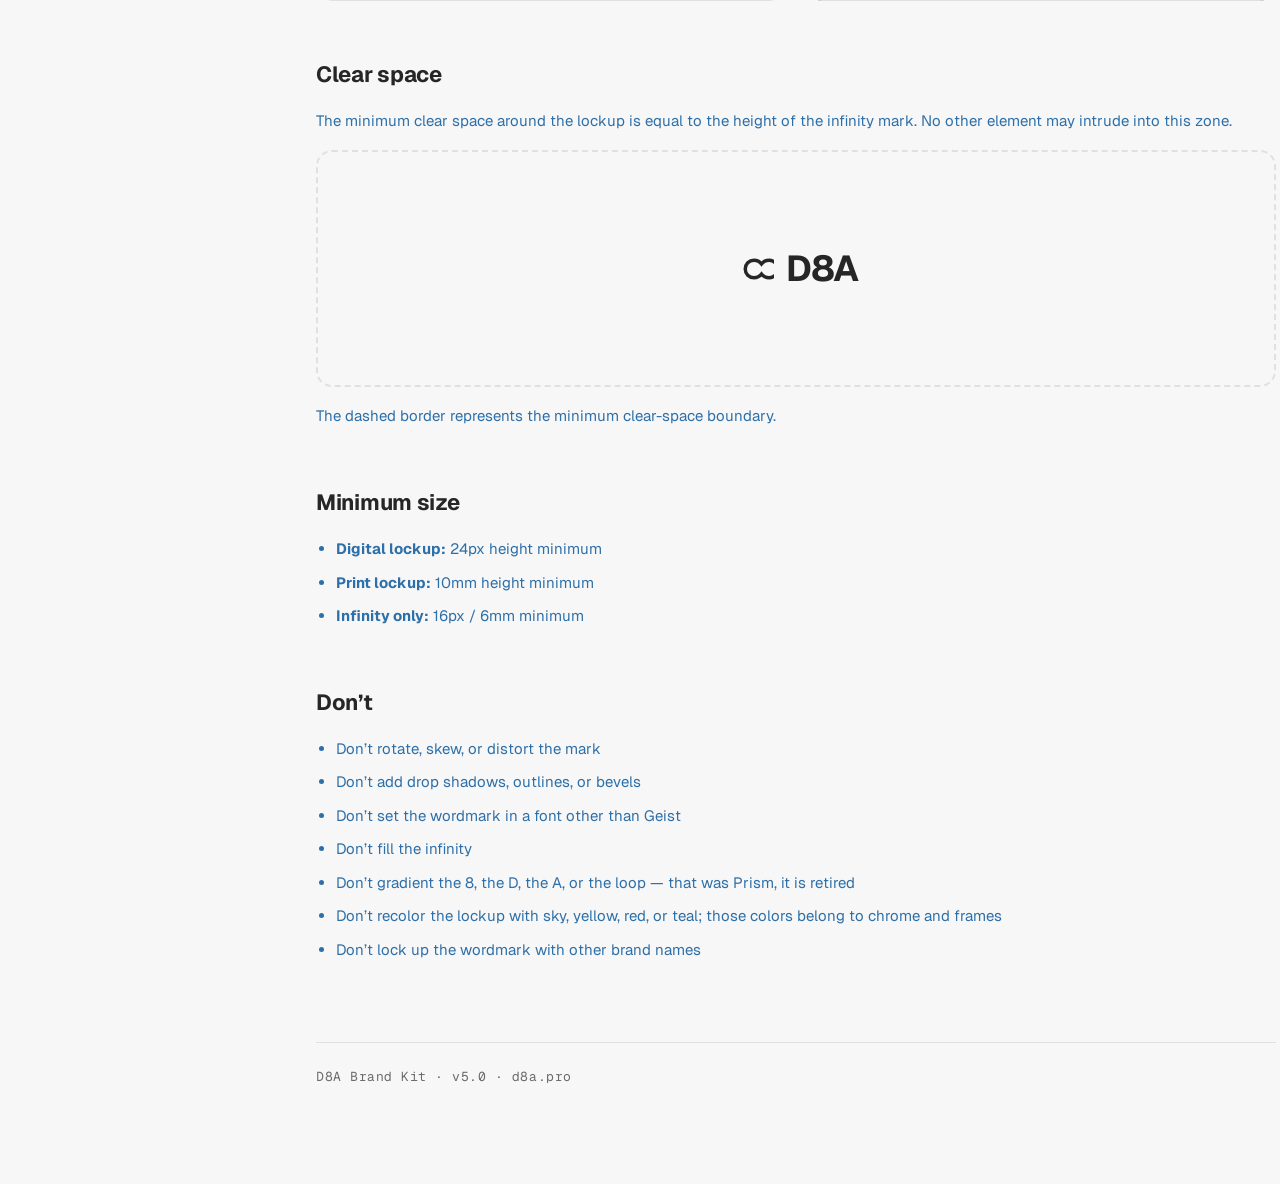
<file: logos.html>
<!DOCTYPE html>
<html lang="en">
<head>
  <meta charset="UTF-8">
  <meta name="viewport" content="width=device-width, initial-scale=1.0">
  <title>Logos &middot; D8A Brand Kit</title>
  <link rel="preconnect" href="https://fonts.googleapis.com">
  <link rel="preconnect" href="https://fonts.gstatic.com" crossorigin>
  <link href="https://fonts.googleapis.com/css2?family=Geist:wght@400;500;600;700&family=Geist+Mono:wght@400;500&family=JetBrains+Mono:wght@400;500&display=swap" rel="stylesheet">
  <link rel="stylesheet" href="css/style.css">
</head>
<body>
  <div class="shell">

    <aside class="sidebar">
      <div class="sidebar-brand">
        <h1>
          <span class="logo-mark" aria-hidden="true">
            <svg xmlns="http://www.w3.org/2000/svg" viewBox="0 0 64 64" fill="none"><path d="M18 32c0-8 6-14 14-14 5 0 9 2 12 6 3-4 7-6 12-6 8 0 14 6 14 14s-6 14-14 14c-5 0-9-2-12-6-3 4-7 6-12 6-8 0-14-6-14-14z" stroke="currentColor" stroke-width="5.5" stroke-linecap="round"/></svg>
          </span>
          D8A
        </h1>
      </div>
      <div class="sidebar-version">Brand Kit &middot; v5.0</div>
      <nav>
        <a href="index.html"><span class="nav-num">00</span> Overview</a>
        <a href="positioning.html"><span class="nav-num">01</span> Positioning</a>
        <a href="guidelines.html"><span class="nav-num">02</span> Guidelines</a>
        <a href="templates.html"><span class="nav-num">03</span> Templates</a>
        <a href="logos.html" class="active"><span class="nav-num">04</span> Logos</a>
        <a href="colors.html"><span class="nav-num">05</span> Colors</a>
        <a href="fonts.html"><span class="nav-num">06</span> Fonts</a>
        <a href="voice.html"><span class="nav-num">07</span> Brand voice</a>
        <a href="photos.html"><span class="nav-num">08</span> Photography</a>
        <a href="graphics.html"><span class="nav-num">09</span> Graphics</a>
        <a href="icons.html"><span class="nav-num">10</span> Icons</a>
        <a href="charts.html"><span class="nav-num">11</span> Charts</a>
      </nav>
    </aside>

    <main class="main">

      <div class="page-header">
        <div class="section-label">04 &middot; Logos</div>
        <h2>Logo</h2>
        <p class="intro">The lockup from d8a.pro: a stroke infinity plus the D8A wordmark, both in currentColor. Ink on light. White on ink. Never a gradient 8.</p>
      </div>

      <div class="section">
        <h3>Primary lockup</h3>
        <p class="mb-16">This is the mark on the marketing site, the app chrome, and this kit. The infinity is the symbol of the loop (request &rarr; spec &rarr; code &rarr; ship). The letters are Geist 700, tracking -0.03em.</p>
        <div class="logo-grid">
          <div class="logo-card bg-white">
            <span class="logo-lockup" style="color:#262626;">
              <span class="logo-mark" aria-hidden="true">
                <svg xmlns="http://www.w3.org/2000/svg" viewBox="0 0 64 64" fill="none"><path d="M18 32c0-8 6-14 14-14 5 0 9 2 12 6 3-4 7-6 12-6 8 0 14 6 14 14s-6 14-14 14c-5 0-9-2-12-6-3 4-7 6-12 6-8 0-14-6-14-14z" stroke="currentColor" stroke-width="5.5" stroke-linecap="round"/></svg>
              </span>
              D8A
            </span>
            <span class="variant-label">Primary &middot; on white</span>
          </div>
          <div class="logo-card bg-light">
            <span class="logo-lockup" style="color:#262626;">
              <span class="logo-mark" aria-hidden="true">
                <svg xmlns="http://www.w3.org/2000/svg" viewBox="0 0 64 64" fill="none"><path d="M18 32c0-8 6-14 14-14 5 0 9 2 12 6 3-4 7-6 12-6 8 0 14 6 14 14s-6 14-14 14c-5 0-9-2-12-6-3 4-7 6-12 6-8 0-14-6-14-14z" stroke="currentColor" stroke-width="5.5" stroke-linecap="round"/></svg>
              </span>
              D8A
            </span>
            <span class="variant-label">Primary &middot; on canvas #F7F7F7</span>
          </div>
          <div class="logo-card bg-dark">
            <span class="logo-lockup">
              <span class="logo-mark" aria-hidden="true">
                <svg xmlns="http://www.w3.org/2000/svg" viewBox="0 0 64 64" fill="none"><path d="M18 32c0-8 6-14 14-14 5 0 9 2 12 6 3-4 7-6 12-6 8 0 14 6 14 14s-6 14-14 14c-5 0-9-2-12-6-3 4-7 6-12 6-8 0-14-6-14-14z" stroke="currentColor" stroke-width="5.5" stroke-linecap="round"/></svg>
              </span>
              D8A
            </span>
            <span class="variant-label">Inverse &middot; on ink (footer)</span>
          </div>
          <div class="logo-card bg-black">
            <span class="logo-lockup">D8A</span>
            <span class="variant-label">Wordmark only &middot; one-colour print</span>
          </div>
        </div>
      </div>

      <div class="section">
        <h3>Infinity mark</h3>
        <p class="mb-16">Stroke only, never filled. Path is the site SVG (viewBox 0 0 64 64, stroke-width 5.5, round caps). Use it alone for favicons, app icons, and loading states.</p>
        <div class="logo-grid">
          <div class="logo-card bg-white">
            <svg width="96" height="96" viewBox="0 0 64 64" fill="none" xmlns="http://www.w3.org/2000/svg">
              <path d="M18 32c0-8 6-14 14-14 5 0 9 2 12 6 3-4 7-6 12-6 8 0 14 6 14 14s-6 14-14 14c-5 0-9-2-12-6-3 4-7 6-12 6-8 0-14-6-14-14z" stroke="#262626" stroke-width="5.5" stroke-linecap="round"/>
            </svg>
            <span class="variant-label">Stroke &middot; ink on light</span>
          </div>
          <div class="logo-card bg-dark">
            <svg width="96" height="96" viewBox="0 0 64 64" fill="none" xmlns="http://www.w3.org/2000/svg">
              <path d="M18 32c0-8 6-14 14-14 5 0 9 2 12 6 3-4 7-6 12-6 8 0 14 6 14 14s-6 14-14 14c-5 0-9-2-12-6-3 4-7 6-12 6-8 0-14-6-14-14z" stroke="#ffffff" stroke-width="5.5" stroke-linecap="round"/>
            </svg>
            <span class="variant-label">Stroke &middot; white on ink</span>
          </div>
        </div>
        <div class="code-block mt-16">&lt;svg xmlns="http://www.w3.org/2000/svg" viewBox="0 0 64 64" fill="none"&gt;
  &lt;path d="M18 32c0-8 6-14 14-14 5 0 9 2 12 6 3-4 7-6 12-6 8 0 14 6 14 14s-6 14-14 14c-5 0-9-2-12-6-3 4-7 6-12 6-8 0-14-6-14-14z" stroke="currentColor" stroke-width="5.5" stroke-linecap="round"/&gt;
&lt;/svg&gt;</div>
      </div>

      <div class="section">
        <h3>App icon &amp; avatar</h3>
        <p>For favicons, app icons, and social avatars, the infinity sits alone on a rounded square. Ink on canvas, or white on ink. Do not put a gradient 8 in the square &mdash; that was v4.0 Prism and is retired.</p>
        <div class="logo-grid mt-24">
          <div class="logo-card bg-white">
            <span style="width:72px; height:72px; border-radius:16px; background:#f7f7f7; border:1px solid #e0e0e0; display:inline-flex; align-items:center; justify-content:center; color:#262626;">
              <svg width="36" height="36" viewBox="0 0 64 64" fill="none"><path d="M18 32c0-8 6-14 14-14 5 0 9 2 12 6 3-4 7-6 12-6 8 0 14 6 14 14s-6 14-14 14c-5 0-9-2-12-6-3 4-7 6-12 6-8 0-14-6-14-14z" stroke="currentColor" stroke-width="5.5" stroke-linecap="round"/></svg>
            </span>
            <span class="variant-label">App icon &middot; on canvas</span>
          </div>
          <div class="logo-card bg-dark">
            <span style="width:72px; height:72px; border-radius:16px; background:#2f2f2f; display:inline-flex; align-items:center; justify-content:center; color:#fff;">
              <svg width="36" height="36" viewBox="0 0 64 64" fill="none"><path d="M18 32c0-8 6-14 14-14 5 0 9 2 12 6 3-4 7-6 12-6 8 0 14 6 14 14s-6 14-14 14c-5 0-9-2-12-6-3 4-7 6-12 6-8 0-14-6-14-14z" stroke="currentColor" stroke-width="5.5" stroke-linecap="round"/></svg>
            </span>
            <span class="variant-label">App icon &middot; on ink</span>
          </div>
        </div>
      </div>

      <div class="section">
        <h3>Clear space</h3>
        <p>The minimum clear space around the lockup is equal to the height of the infinity mark. No other element may intrude into this zone.</p>
        <div class="logo-card bg-light mt-16" style="border: 2px dashed var(--line);">
          <span class="logo-lockup" style="color:#262626; padding: 40px;">
            <span class="logo-mark" aria-hidden="true">
              <svg xmlns="http://www.w3.org/2000/svg" viewBox="0 0 64 64" fill="none"><path d="M18 32c0-8 6-14 14-14 5 0 9 2 12 6 3-4 7-6 12-6 8 0 14 6 14 14s-6 14-14 14c-5 0-9-2-12-6-3 4-7 6-12 6-8 0-14-6-14-14z" stroke="currentColor" stroke-width="5.5" stroke-linecap="round"/></svg>
            </span>
            D8A
          </span>
        </div>
        <p class="text-sm text-muted mt-16">The dashed border represents the minimum clear-space boundary.</p>
      </div>

      <div class="section">
        <h3>Minimum size</h3>
        <ul>
          <li><strong>Digital lockup:</strong> 24px height minimum</li>
          <li><strong>Print lockup:</strong> 10mm height minimum</li>
          <li><strong>Infinity only:</strong> 16px / 6mm minimum</li>
        </ul>
      </div>

      <div class="section">
        <h3>Don&rsquo;t</h3>
        <ul>
          <li>Don&rsquo;t rotate, skew, or distort the mark</li>
          <li>Don&rsquo;t add drop shadows, outlines, or bevels</li>
          <li>Don&rsquo;t set the wordmark in a font other than Geist</li>
          <li>Don&rsquo;t fill the infinity</li>
          <li>Don&rsquo;t gradient the 8, the D, the A, or the loop &mdash; that was Prism, it is retired</li>
          <li>Don&rsquo;t recolor the lockup with sky, yellow, red, or teal; those colors belong to chrome and frames</li>
          <li>Don&rsquo;t lock up the wordmark with other brand names</li>
        </ul>
      </div>

      <div class="footer">D8A Brand Kit &middot; v5.0 &middot; d8a.pro</div>

    </main>
  </div>
</body>
</html>
</file>
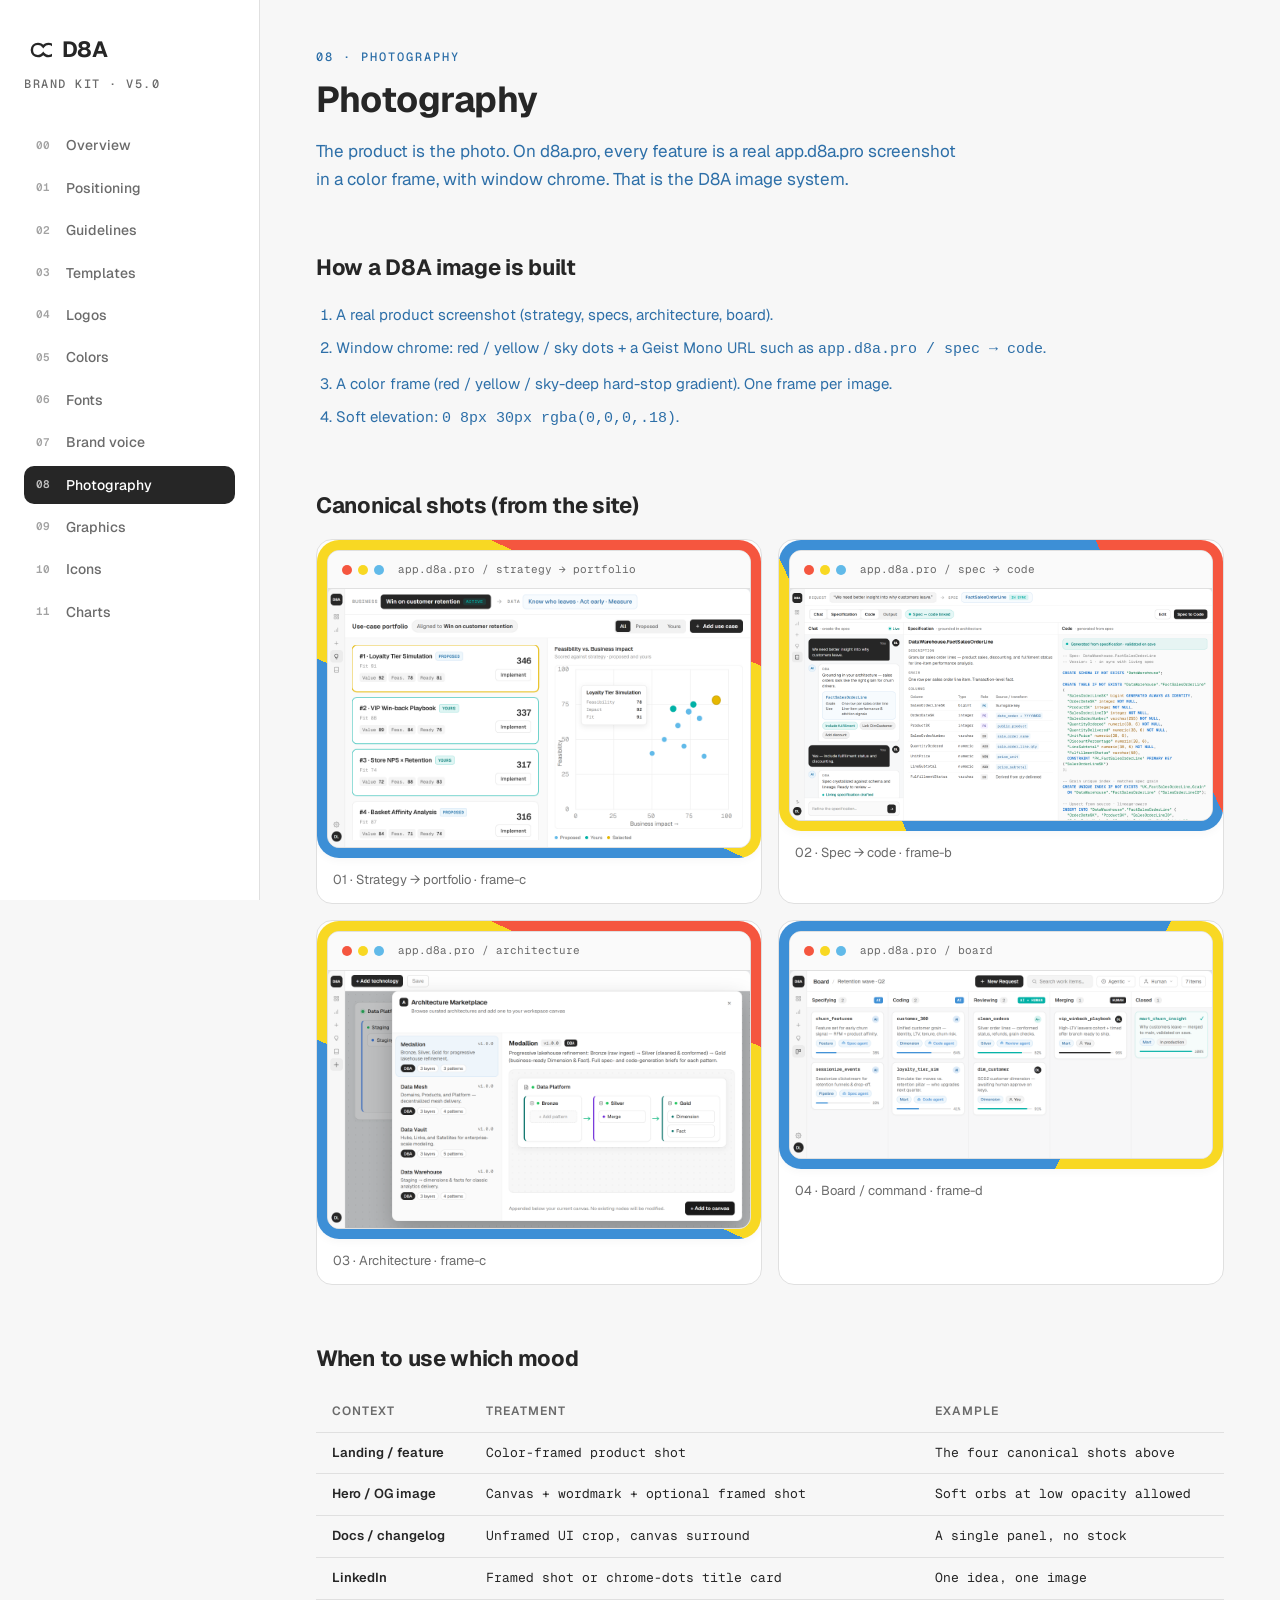
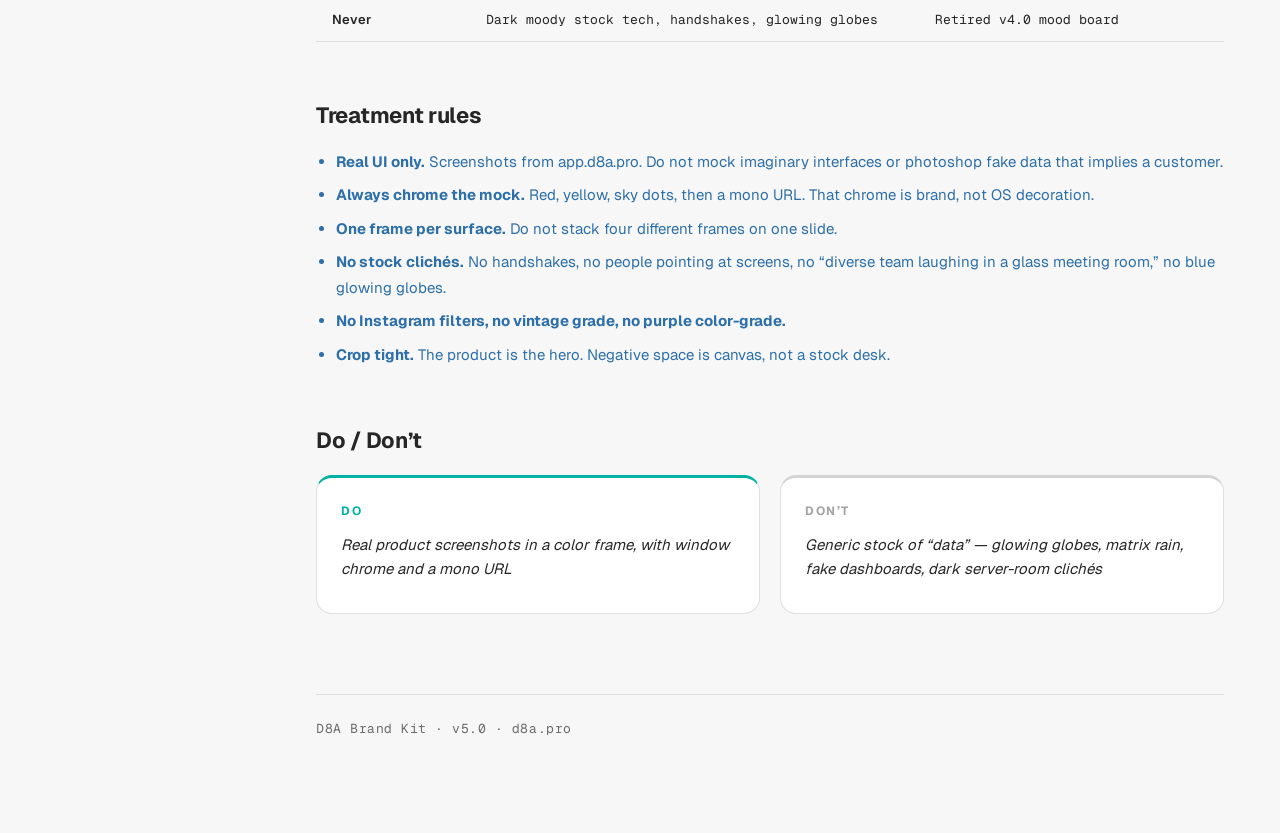
<file: photos.html>
<!DOCTYPE html>
<html lang="en">
<head>
  <meta charset="UTF-8">
  <meta name="viewport" content="width=device-width, initial-scale=1.0">
  <title>Photography &middot; D8A Brand Kit</title>
  <link rel="preconnect" href="https://fonts.googleapis.com">
  <link rel="preconnect" href="https://fonts.gstatic.com" crossorigin>
  <link href="https://fonts.googleapis.com/css2?family=Geist:wght@400;500;600;700&family=Geist+Mono:wght@400;500&family=JetBrains+Mono:wght@400;500&display=swap" rel="stylesheet">
  <link rel="stylesheet" href="css/style.css">
</head>
<body>
  <div class="shell">

    <aside class="sidebar">
      <div class="sidebar-brand">
        <h1>
          <span class="logo-mark" aria-hidden="true">
            <svg xmlns="http://www.w3.org/2000/svg" viewBox="0 0 64 64" fill="none"><path d="M18 32c0-8 6-14 14-14 5 0 9 2 12 6 3-4 7-6 12-6 8 0 14 6 14 14s-6 14-14 14c-5 0-9-2-12-6-3 4-7 6-12 6-8 0-14-6-14-14z" stroke="currentColor" stroke-width="5.5" stroke-linecap="round"/></svg>
          </span>
          D8A
        </h1>
      </div>
      <div class="sidebar-version">Brand Kit &middot; v5.0</div>
      <nav>
        <a href="index.html"><span class="nav-num">00</span> Overview</a>
        <a href="positioning.html"><span class="nav-num">01</span> Positioning</a>
        <a href="guidelines.html"><span class="nav-num">02</span> Guidelines</a>
        <a href="templates.html"><span class="nav-num">03</span> Templates</a>
        <a href="logos.html"><span class="nav-num">04</span> Logos</a>
        <a href="colors.html"><span class="nav-num">05</span> Colors</a>
        <a href="fonts.html"><span class="nav-num">06</span> Fonts</a>
        <a href="voice.html"><span class="nav-num">07</span> Brand voice</a>
        <a href="photos.html" class="active"><span class="nav-num">08</span> Photography</a>
        <a href="graphics.html"><span class="nav-num">09</span> Graphics</a>
        <a href="icons.html"><span class="nav-num">10</span> Icons</a>
        <a href="charts.html"><span class="nav-num">11</span> Charts</a>
      </nav>
    </aside>

    <main class="main">

      <div class="page-header">
        <div class="section-label">08 &middot; Photography</div>
        <h2>Photography</h2>
        <p class="intro">The product is the photo. On d8a.pro, every feature is a real app.d8a.pro screenshot in a color frame, with window chrome. That is the D8A image system.</p>
      </div>

      <div class="section">
        <h3>How a D8A image is built</h3>
        <ol>
          <li>A real product screenshot (strategy, specs, architecture, board).</li>
          <li>Window chrome: red / yellow / sky dots + a Geist Mono URL such as <code>app.d8a.pro / spec → code</code>.</li>
          <li>A color frame (red / yellow / sky-deep hard-stop gradient). One frame per image.</li>
          <li>Soft elevation: <code>0 8px 30px rgba(0,0,0,.18)</code>.</li>
        </ol>
      </div>

      <div class="section">
        <h3>Canonical shots (from the site)</h3>
        <div class="photo-grid">
          <div class="photo-card">
            <div class="color-frame frame-c">
              <div class="mock">
                <div class="mock-bar">
                  <i class="d-red"></i><i class="d-yellow"></i><i class="d-blue"></i>
                  <span class="mock-url">app.d8a.pro / strategy → portfolio</span>
                </div>
                <img src="assets/screenshots/strategy-cascade-composite.png" alt="D8A strategy cascade: business pillars mapped to a scored use-case portfolio.">
              </div>
            </div>
            <div class="caption">01 &middot; Strategy → portfolio &middot; frame-c</div>
          </div>
          <div class="photo-card">
            <div class="color-frame frame-b">
              <div class="mock">
                <div class="mock-bar">
                  <i class="d-red"></i><i class="d-yellow"></i><i class="d-blue"></i>
                  <span class="mock-url">app.d8a.pro / spec → code</span>
                </div>
                <img src="assets/screenshots/specs-cascade-composite.png" alt="D8A specs cascade: living specification beside generated SQL, kept in sync.">
              </div>
            </div>
            <div class="caption">02 &middot; Spec → code &middot; frame-b</div>
          </div>
          <div class="photo-card">
            <div class="color-frame frame-c">
              <div class="mock">
                <div class="mock-bar">
                  <i class="d-red"></i><i class="d-yellow"></i><i class="d-blue"></i>
                  <span class="mock-url">app.d8a.pro / architecture</span>
                </div>
                <img src="assets/screenshots/architecture-cascade-composite.png" alt="D8A architecture marketplace: Medallion, Data Mesh, Data Vault, Data Warehouse.">
              </div>
            </div>
            <div class="caption">03 &middot; Architecture &middot; frame-c</div>
          </div>
          <div class="photo-card">
            <div class="color-frame frame-d">
              <div class="mock">
                <div class="mock-bar">
                  <i class="d-red"></i><i class="d-yellow"></i><i class="d-blue"></i>
                  <span class="mock-url">app.d8a.pro / board</span>
                </div>
                <img src="assets/screenshots/board-cascade-composite.png" alt="D8A delivery board with autonomy tags per column.">
              </div>
            </div>
            <div class="caption">04 &middot; Board / command &middot; frame-d</div>
          </div>
        </div>
      </div>

      <div class="section">
        <h3>When to use which mood</h3>
        <table class="color-table">
          <thead>
            <tr><th>Context</th><th>Treatment</th><th>Example</th></tr>
          </thead>
          <tbody>
            <tr><td>Landing / feature</td><td>Color-framed product shot</td><td>The four canonical shots above</td></tr>
            <tr><td>Hero / OG image</td><td>Canvas + wordmark + optional framed shot</td><td>Soft orbs at low opacity allowed</td></tr>
            <tr><td>Docs / changelog</td><td>Unframed UI crop, canvas surround</td><td>A single panel, no stock</td></tr>
            <tr><td>LinkedIn</td><td>Framed shot or chrome-dots title card</td><td>One idea, one image</td></tr>
            <tr><td>Never</td><td>Dark moody stock tech, handshakes, glowing globes</td><td>Retired v4.0 mood board</td></tr>
          </tbody>
        </table>
      </div>

      <div class="section">
        <h3>Treatment rules</h3>
        <ul>
          <li><strong>Real UI only.</strong> Screenshots from app.d8a.pro. Do not mock imaginary interfaces or photoshop fake data that implies a customer.</li>
          <li><strong>Always chrome the mock.</strong> Red, yellow, sky dots, then a mono URL. That chrome is brand, not OS decoration.</li>
          <li><strong>One frame per surface.</strong> Do not stack four different frames on one slide.</li>
          <li><strong>No stock clichés.</strong> No handshakes, no people pointing at screens, no &ldquo;diverse team laughing in a glass meeting room,&rdquo; no blue glowing globes.</li>
          <li><strong>No Instagram filters, no vintage grade, no purple color-grade.</strong></li>
          <li><strong>Crop tight.</strong> The product is the hero. Negative space is canvas, not a stock desk.</li>
        </ul>
      </div>

      <div class="section">
        <h3>Do / Don&rsquo;t</h3>
        <div class="do-dont-grid">
          <div class="do-card">
            <div class="label">Do</div>
            <blockquote>Real product screenshots in a color frame, with window chrome and a mono URL</blockquote>
          </div>
          <div class="dont-card">
            <div class="label">Don&rsquo;t</div>
            <blockquote>Generic stock of &ldquo;data&rdquo; &mdash; glowing globes, matrix rain, fake dashboards, dark server-room clichés</blockquote>
          </div>
        </div>
      </div>

      <div class="footer">D8A Brand Kit &middot; v5.0 &middot; d8a.pro</div>

    </main>
  </div>
</body>
</html>
</file>
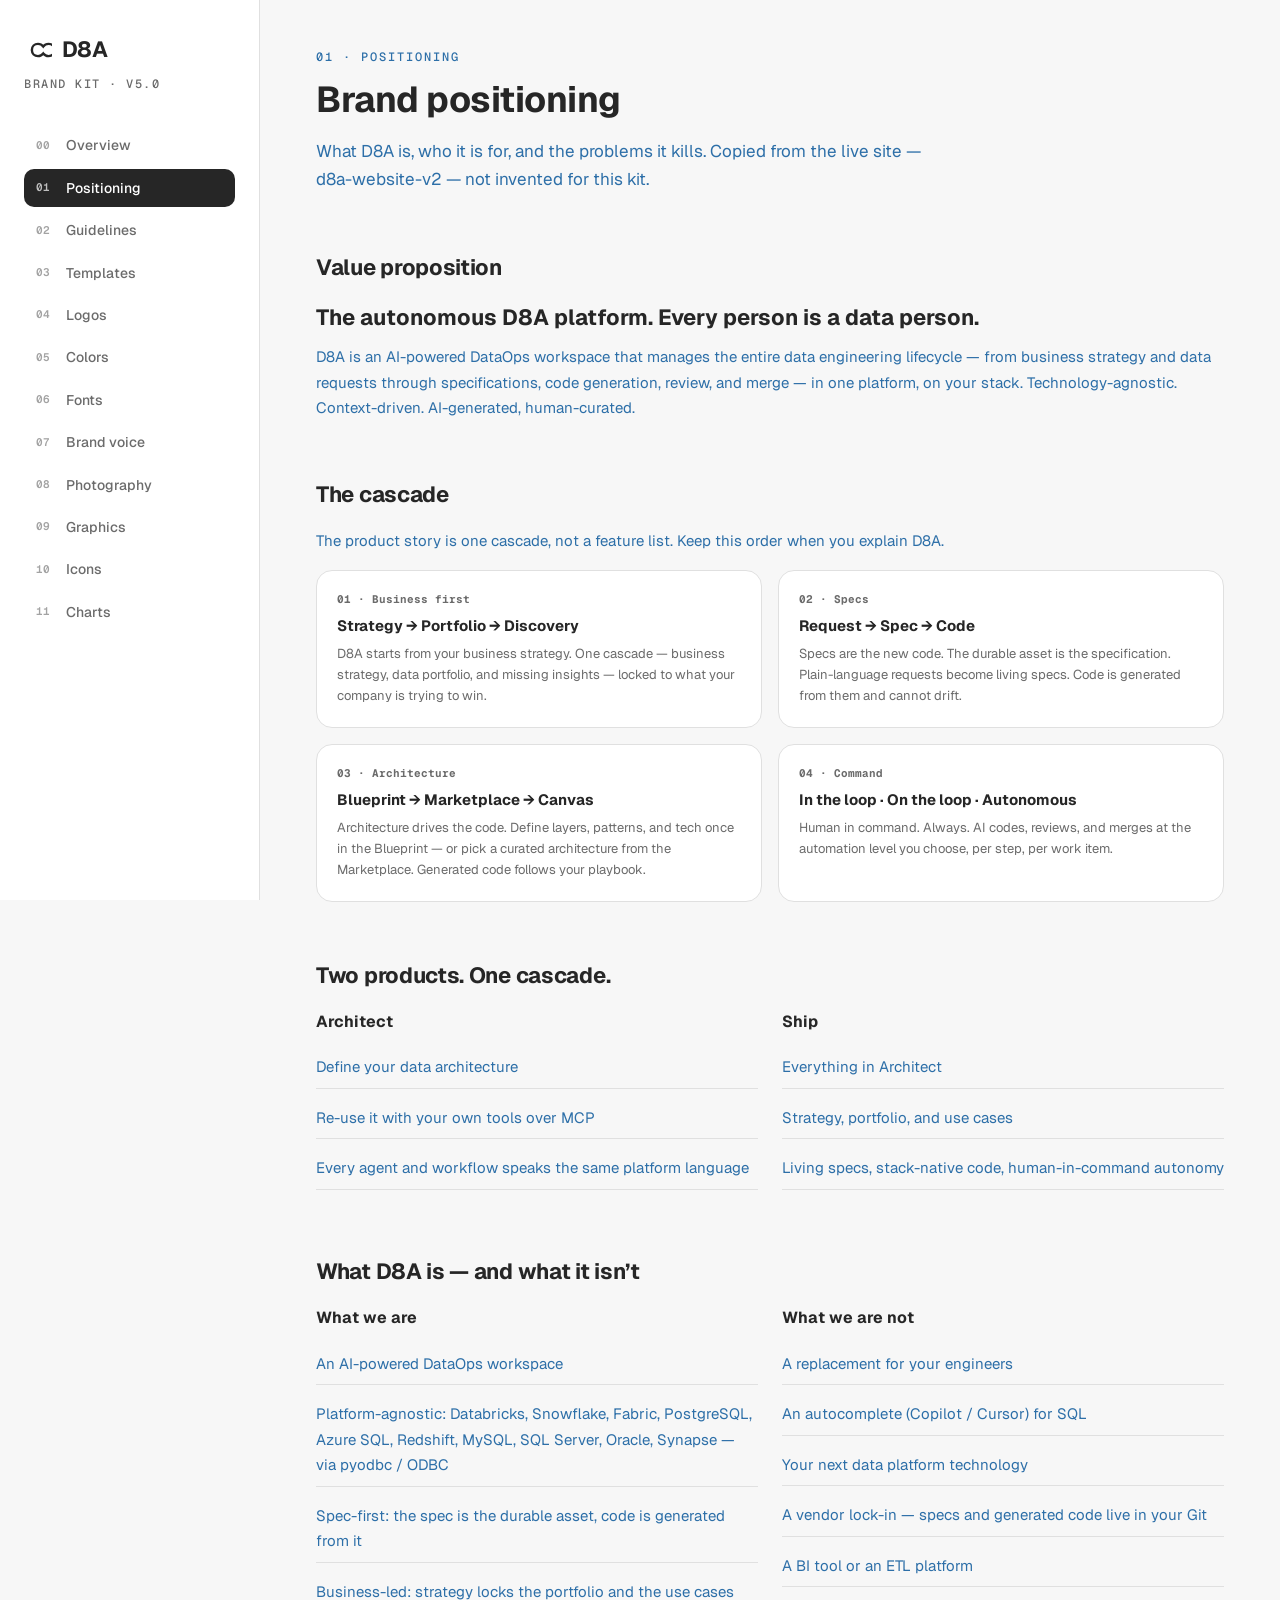
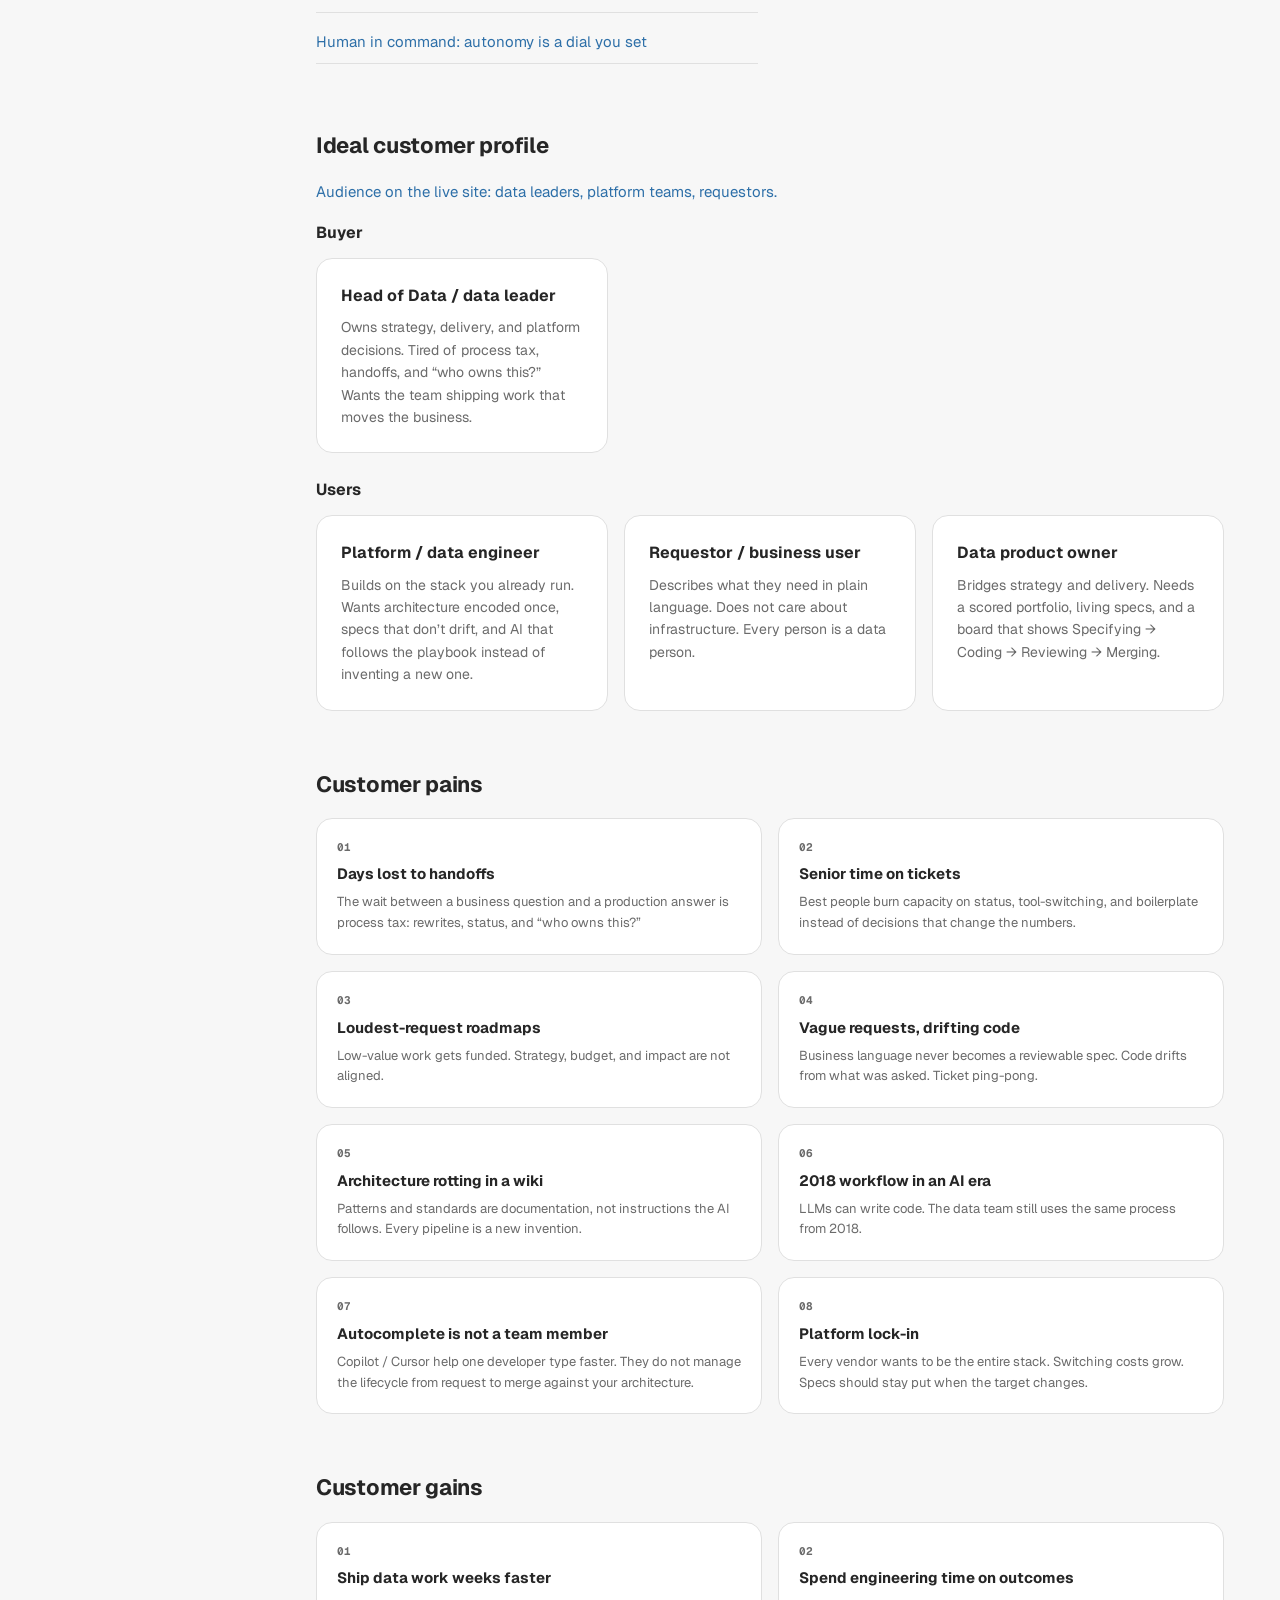
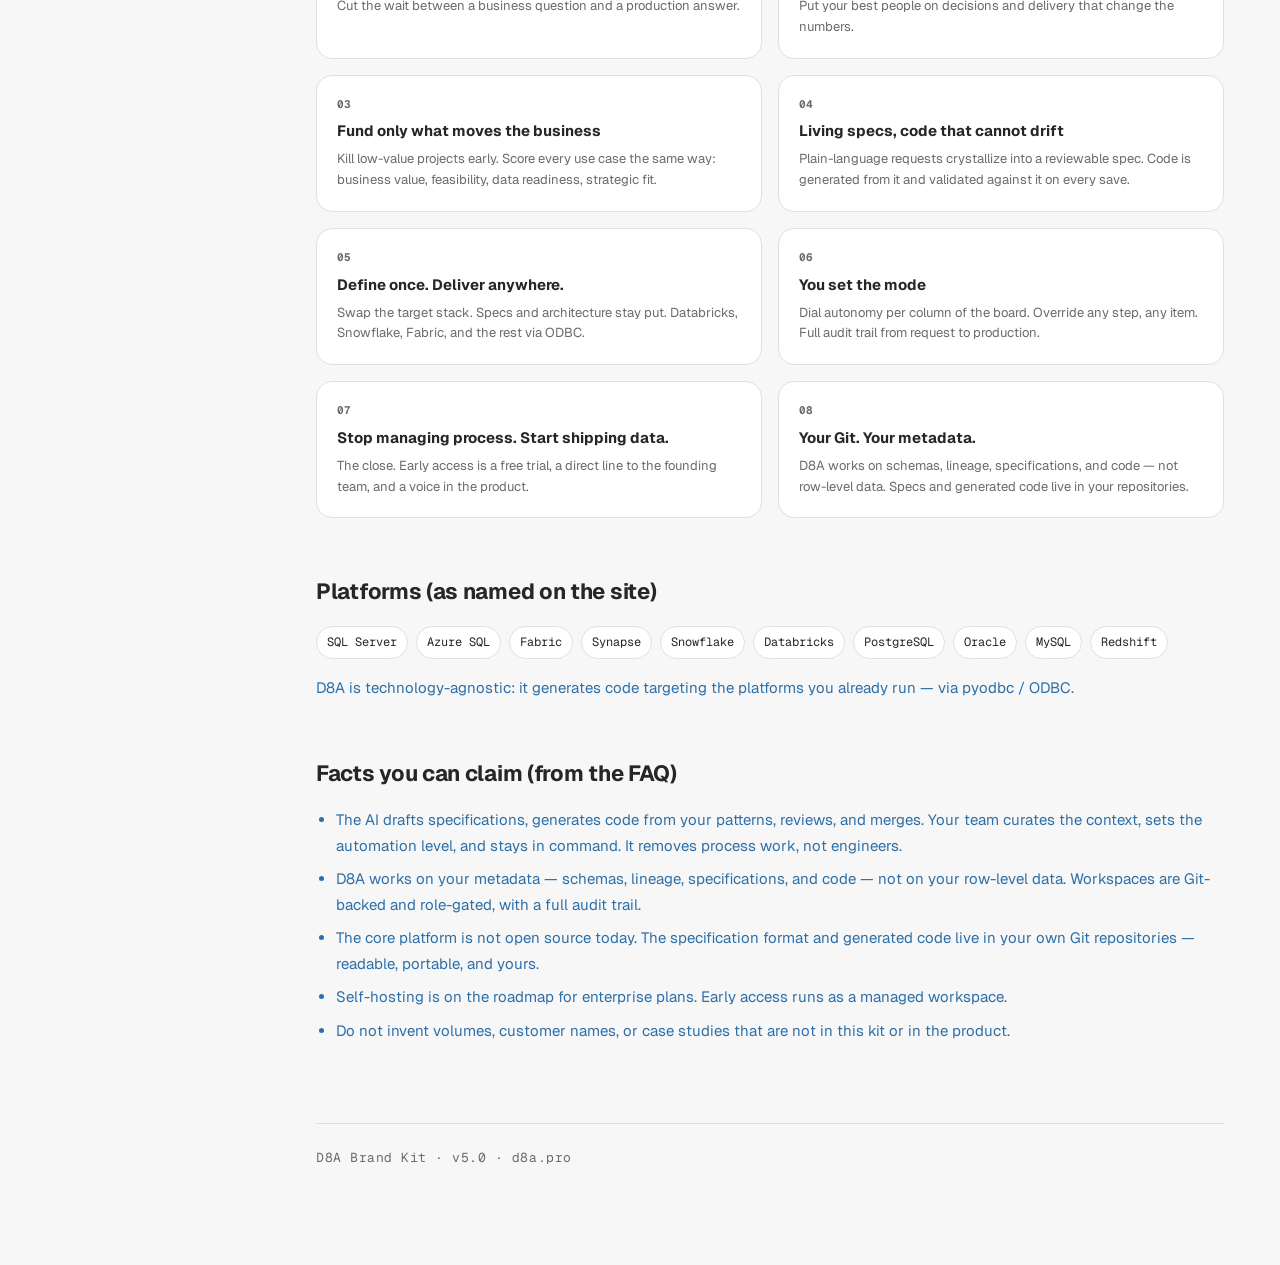
<file: positioning.html>
<!DOCTYPE html>
<html lang="en">
<head>
  <meta charset="UTF-8">
  <meta name="viewport" content="width=device-width, initial-scale=1.0">
  <title>Positioning &middot; D8A Brand Kit</title>
  <link rel="preconnect" href="https://fonts.googleapis.com">
  <link rel="preconnect" href="https://fonts.gstatic.com" crossorigin>
  <link href="https://fonts.googleapis.com/css2?family=Geist:wght@400;500;600;700&family=Geist+Mono:wght@400;500&family=JetBrains+Mono:wght@400;500&display=swap" rel="stylesheet">
  <link rel="stylesheet" href="css/style.css">
</head>
<body>
  <div class="shell">

    <aside class="sidebar">
      <div class="sidebar-brand">
        <h1>
          <span class="logo-mark" aria-hidden="true">
            <svg xmlns="http://www.w3.org/2000/svg" viewBox="0 0 64 64" fill="none"><path d="M18 32c0-8 6-14 14-14 5 0 9 2 12 6 3-4 7-6 12-6 8 0 14 6 14 14s-6 14-14 14c-5 0-9-2-12-6-3 4-7 6-12 6-8 0-14-6-14-14z" stroke="currentColor" stroke-width="5.5" stroke-linecap="round"/></svg>
          </span>
          D8A
        </h1>
      </div>
      <div class="sidebar-version">Brand Kit &middot; v5.0</div>
      <nav>
        <a href="index.html"><span class="nav-num">00</span> Overview</a>
        <a href="positioning.html" class="active"><span class="nav-num">01</span> Positioning</a>
        <a href="guidelines.html"><span class="nav-num">02</span> Guidelines</a>
        <a href="templates.html"><span class="nav-num">03</span> Templates</a>
        <a href="logos.html"><span class="nav-num">04</span> Logos</a>
        <a href="colors.html"><span class="nav-num">05</span> Colors</a>
        <a href="fonts.html"><span class="nav-num">06</span> Fonts</a>
        <a href="voice.html"><span class="nav-num">07</span> Brand voice</a>
        <a href="photos.html"><span class="nav-num">08</span> Photography</a>
        <a href="graphics.html"><span class="nav-num">09</span> Graphics</a>
        <a href="icons.html"><span class="nav-num">10</span> Icons</a>
        <a href="charts.html"><span class="nav-num">11</span> Charts</a>
      </nav>
    </aside>

    <main class="main">

      <div class="page-header">
        <div class="section-label">01 &middot; Positioning</div>
        <h2>Brand positioning</h2>
        <p class="intro">What D8A is, who it is for, and the problems it kills. Copied from the live site &mdash; d8a-website-v2 &mdash; not invented for this kit.</p>
      </div>

      <div class="section">
        <h3>Value proposition</h3>
        <p style="font-size:22px; font-weight:700; line-height:1.4; color:var(--fg); margin-bottom:12px;">
          The autonomous D8A platform. Every person is a data person.
        </p>
        <p>D8A is an AI-powered DataOps workspace that manages the entire data engineering lifecycle &mdash; from business strategy and data requests through specifications, code generation, review, and merge &mdash; in one platform, on your stack. Technology-agnostic. Context-driven. AI-generated, human-curated.</p>
      </div>

      <div class="section">
        <h3>The cascade</h3>
        <p class="mb-16">The product story is one cascade, not a feature list. Keep this order when you explain D8A.</p>
        <div class="pain-gain-grid">
          <div class="gain-card">
            <div class="num">01 &middot; Business first</div>
            <h4>Strategy &rarr; Portfolio &rarr; Discovery</h4>
            <p>D8A starts from your business strategy. One cascade &mdash; business strategy, data portfolio, and missing insights &mdash; locked to what your company is trying to win.</p>
          </div>
          <div class="gain-card">
            <div class="num">02 &middot; Specs</div>
            <h4>Request &rarr; Spec &rarr; Code</h4>
            <p>Specs are the new code. The durable asset is the specification. Plain-language requests become living specs. Code is generated from them and cannot drift.</p>
          </div>
          <div class="gain-card">
            <div class="num">03 &middot; Architecture</div>
            <h4>Blueprint &rarr; Marketplace &rarr; Canvas</h4>
            <p>Architecture drives the code. Define layers, patterns, and tech once in the Blueprint &mdash; or pick a curated architecture from the Marketplace. Generated code follows your playbook.</p>
          </div>
          <div class="gain-card">
            <div class="num">04 &middot; Command</div>
            <h4>In the loop &middot; On the loop &middot; Autonomous</h4>
            <p>Human in command. Always. AI codes, reviews, and merges at the automation level you choose, per step, per work item.</p>
          </div>
        </div>
      </div>

      <div class="section">
        <h3>Two products. One cascade.</h3>
        <div class="two-col">
          <div class="col">
            <h4>Architect</h4>
            <ul>
              <li>Define your data architecture</li>
              <li>Re-use it with your own tools over MCP</li>
              <li>Every agent and workflow speaks the same platform language</li>
            </ul>
          </div>
          <div class="col">
            <h4>Ship</h4>
            <ul>
              <li>Everything in Architect</li>
              <li>Strategy, portfolio, and use cases</li>
              <li>Living specs, stack-native code, human-in-command autonomy</li>
            </ul>
          </div>
        </div>
      </div>

      <div class="section">
        <h3>What D8A is &mdash; and what it isn&rsquo;t</h3>
        <div class="two-col">
          <div class="col">
            <h4>What we are</h4>
            <ul>
              <li>An AI-powered DataOps workspace</li>
              <li>Platform-agnostic: Databricks, Snowflake, Fabric, PostgreSQL, Azure SQL, Redshift, MySQL, SQL Server, Oracle, Synapse &mdash; via pyodbc / ODBC</li>
              <li>Spec-first: the spec is the durable asset, code is generated from it</li>
              <li>Business-led: strategy locks the portfolio and the use cases</li>
              <li>Human in command: autonomy is a dial you set</li>
            </ul>
          </div>
          <div class="col">
            <h4>What we are not</h4>
            <ul>
              <li>A replacement for your engineers</li>
              <li>An autocomplete (Copilot / Cursor) for SQL</li>
              <li>Your next data platform technology</li>
              <li>A vendor lock-in &mdash; specs and generated code live in your Git</li>
              <li>A BI tool or an ETL platform</li>
            </ul>
          </div>
        </div>
      </div>

      <div class="section">
        <h3>Ideal customer profile</h3>
        <p class="mb-16">Audience on the live site: data leaders, platform teams, requestors.</p>

        <h4 class="mb-16">Buyer</h4>
        <div class="icp-grid mb-24">
          <div class="icp-card">
            <h4>Head of Data / data leader</h4>
            <p>Owns strategy, delivery, and platform decisions. Tired of process tax, handoffs, and &ldquo;who owns this?&rdquo; Wants the team shipping work that moves the business.</p>
          </div>
        </div>

        <h4 class="mb-16">Users</h4>
        <div class="icp-grid">
          <div class="icp-card">
            <h4>Platform / data engineer</h4>
            <p>Builds on the stack you already run. Wants architecture encoded once, specs that don&rsquo;t drift, and AI that follows the playbook instead of inventing a new one.</p>
          </div>
          <div class="icp-card">
            <h4>Requestor / business user</h4>
            <p>Describes what they need in plain language. Does not care about infrastructure. Every person is a data person.</p>
          </div>
          <div class="icp-card">
            <h4>Data product owner</h4>
            <p>Bridges strategy and delivery. Needs a scored portfolio, living specs, and a board that shows Specifying &rarr; Coding &rarr; Reviewing &rarr; Merging.</p>
          </div>
        </div>
      </div>

      <div class="section">
        <h3>Customer pains</h3>
        <div class="pain-gain-grid">
          <div class="pain-card">
            <div class="num">01</div>
            <h4>Days lost to handoffs</h4>
            <p>The wait between a business question and a production answer is process tax: rewrites, status, and &ldquo;who owns this?&rdquo;</p>
          </div>
          <div class="pain-card">
            <div class="num">02</div>
            <h4>Senior time on tickets</h4>
            <p>Best people burn capacity on status, tool-switching, and boilerplate instead of decisions that change the numbers.</p>
          </div>
          <div class="pain-card">
            <div class="num">03</div>
            <h4>Loudest-request roadmaps</h4>
            <p>Low-value work gets funded. Strategy, budget, and impact are not aligned.</p>
          </div>
          <div class="pain-card">
            <div class="num">04</div>
            <h4>Vague requests, drifting code</h4>
            <p>Business language never becomes a reviewable spec. Code drifts from what was asked. Ticket ping-pong.</p>
          </div>
          <div class="pain-card">
            <div class="num">05</div>
            <h4>Architecture rotting in a wiki</h4>
            <p>Patterns and standards are documentation, not instructions the AI follows. Every pipeline is a new invention.</p>
          </div>
          <div class="pain-card">
            <div class="num">06</div>
            <h4>2018 workflow in an AI era</h4>
            <p>LLMs can write code. The data team still uses the same process from 2018.</p>
          </div>
          <div class="pain-card">
            <div class="num">07</div>
            <h4>Autocomplete is not a team member</h4>
            <p>Copilot / Cursor help one developer type faster. They do not manage the lifecycle from request to merge against your architecture.</p>
          </div>
          <div class="pain-card">
            <div class="num">08</div>
            <h4>Platform lock-in</h4>
            <p>Every vendor wants to be the entire stack. Switching costs grow. Specs should stay put when the target changes.</p>
          </div>
        </div>
      </div>

      <div class="section">
        <h3>Customer gains</h3>
        <div class="pain-gain-grid">
          <div class="gain-card">
            <div class="num">01</div>
            <h4>Ship data work weeks faster</h4>
            <p>Cut the wait between a business question and a production answer.</p>
          </div>
          <div class="gain-card">
            <div class="num">02</div>
            <h4>Spend engineering time on outcomes</h4>
            <p>Put your best people on decisions and delivery that change the numbers.</p>
          </div>
          <div class="gain-card">
            <div class="num">03</div>
            <h4>Fund only what moves the business</h4>
            <p>Kill low-value projects early. Score every use case the same way: business value, feasibility, data readiness, strategic fit.</p>
          </div>
          <div class="gain-card">
            <div class="num">04</div>
            <h4>Living specs, code that cannot drift</h4>
            <p>Plain-language requests crystallize into a reviewable spec. Code is generated from it and validated against it on every save.</p>
          </div>
          <div class="gain-card">
            <div class="num">05</div>
            <h4>Define once. Deliver anywhere.</h4>
            <p>Swap the target stack. Specs and architecture stay put. Databricks, Snowflake, Fabric, and the rest via ODBC.</p>
          </div>
          <div class="gain-card">
            <div class="num">06</div>
            <h4>You set the mode</h4>
            <p>Dial autonomy per column of the board. Override any step, any item. Full audit trail from request to production.</p>
          </div>
          <div class="gain-card">
            <div class="num">07</div>
            <h4>Stop managing process. Start shipping data.</h4>
            <p>The close. Early access is a free trial, a direct line to the founding team, and a voice in the product.</p>
          </div>
          <div class="gain-card">
            <div class="num">08</div>
            <h4>Your Git. Your metadata.</h4>
            <p>D8A works on schemas, lineage, specifications, and code &mdash; not row-level data. Specs and generated code live in your repositories.</p>
          </div>
        </div>
      </div>

      <div class="section">
        <h3>Platforms (as named on the site)</h3>
        <div class="chips">
          <span class="chip">SQL Server</span>
          <span class="chip">Azure SQL</span>
          <span class="chip">Fabric</span>
          <span class="chip">Synapse</span>
          <span class="chip">Snowflake</span>
          <span class="chip">Databricks</span>
          <span class="chip">PostgreSQL</span>
          <span class="chip">Oracle</span>
          <span class="chip">MySQL</span>
          <span class="chip">Redshift</span>
        </div>
        <p class="mt-16">D8A is technology-agnostic: it generates code targeting the platforms you already run &mdash; via pyodbc / ODBC.</p>
      </div>

      <div class="section">
        <h3>Facts you can claim (from the FAQ)</h3>
        <ul>
          <li>The AI drafts specifications, generates code from your patterns, reviews, and merges. Your team curates the context, sets the automation level, and stays in command. It removes process work, not engineers.</li>
          <li>D8A works on your metadata &mdash; schemas, lineage, specifications, and code &mdash; not on your row-level data. Workspaces are Git-backed and role-gated, with a full audit trail.</li>
          <li>The core platform is not open source today. The specification format and generated code live in your own Git repositories &mdash; readable, portable, and yours.</li>
          <li>Self-hosting is on the roadmap for enterprise plans. Early access runs as a managed workspace.</li>
          <li>Do not invent volumes, customer names, or case studies that are not in this kit or in the product.</li>
        </ul>
      </div>

      <div class="footer">D8A Brand Kit &middot; v5.0 &middot; d8a.pro</div>

    </main>
  </div>
</body>
</html>
</file>
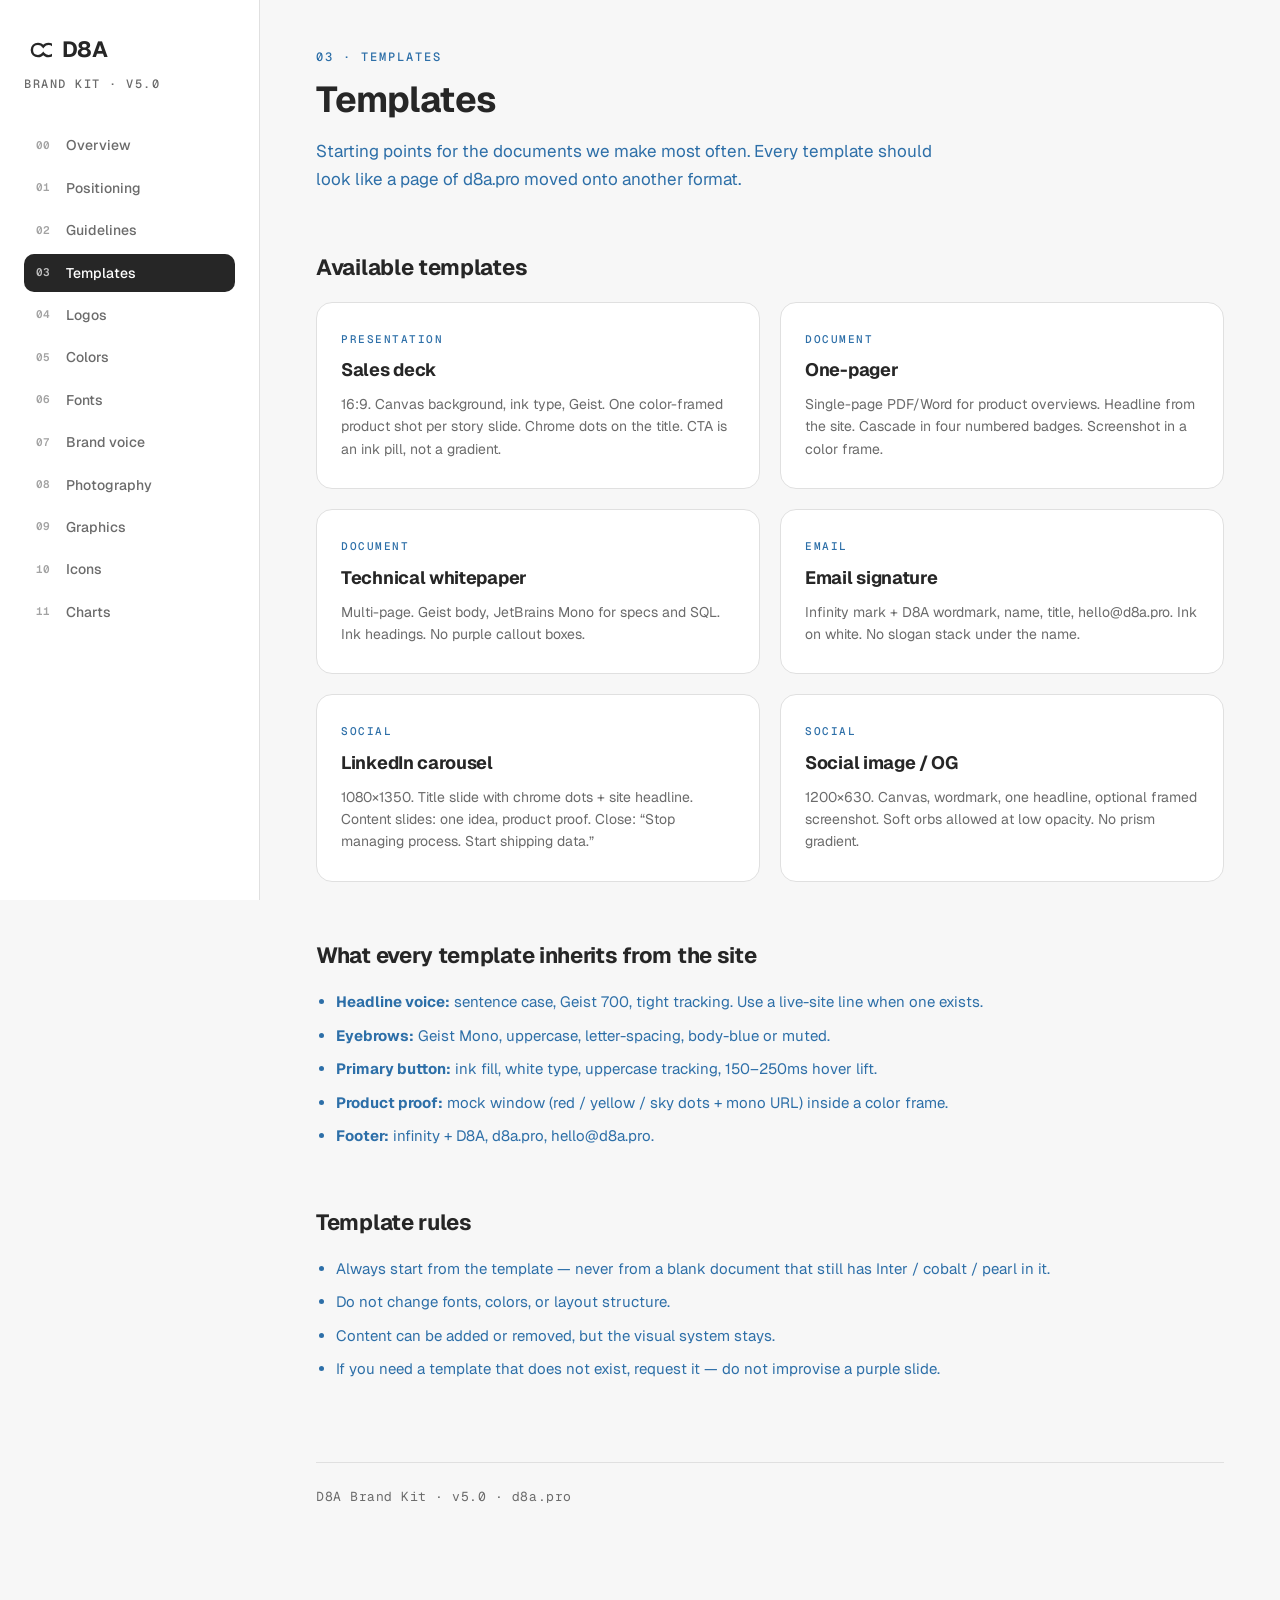
<file: templates.html>
<!DOCTYPE html>
<html lang="en">
<head>
  <meta charset="UTF-8">
  <meta name="viewport" content="width=device-width, initial-scale=1.0">
  <title>Templates &middot; D8A Brand Kit</title>
  <link rel="preconnect" href="https://fonts.googleapis.com">
  <link rel="preconnect" href="https://fonts.gstatic.com" crossorigin>
  <link href="https://fonts.googleapis.com/css2?family=Geist:wght@400;500;600;700&family=Geist+Mono:wght@400;500&family=JetBrains+Mono:wght@400;500&display=swap" rel="stylesheet">
  <link rel="stylesheet" href="css/style.css">
</head>
<body>
  <div class="shell">

    <aside class="sidebar">
      <div class="sidebar-brand">
        <h1>
          <span class="logo-mark" aria-hidden="true">
            <svg xmlns="http://www.w3.org/2000/svg" viewBox="0 0 64 64" fill="none"><path d="M18 32c0-8 6-14 14-14 5 0 9 2 12 6 3-4 7-6 12-6 8 0 14 6 14 14s-6 14-14 14c-5 0-9-2-12-6-3 4-7 6-12 6-8 0-14-6-14-14z" stroke="currentColor" stroke-width="5.5" stroke-linecap="round"/></svg>
          </span>
          D8A
        </h1>
      </div>
      <div class="sidebar-version">Brand Kit &middot; v5.0</div>
      <nav>
        <a href="index.html"><span class="nav-num">00</span> Overview</a>
        <a href="positioning.html"><span class="nav-num">01</span> Positioning</a>
        <a href="guidelines.html"><span class="nav-num">02</span> Guidelines</a>
        <a href="templates.html" class="active"><span class="nav-num">03</span> Templates</a>
        <a href="logos.html"><span class="nav-num">04</span> Logos</a>
        <a href="colors.html"><span class="nav-num">05</span> Colors</a>
        <a href="fonts.html"><span class="nav-num">06</span> Fonts</a>
        <a href="voice.html"><span class="nav-num">07</span> Brand voice</a>
        <a href="photos.html"><span class="nav-num">08</span> Photography</a>
        <a href="graphics.html"><span class="nav-num">09</span> Graphics</a>
        <a href="icons.html"><span class="nav-num">10</span> Icons</a>
        <a href="charts.html"><span class="nav-num">11</span> Charts</a>
      </nav>
    </aside>

    <main class="main">

      <div class="page-header">
        <div class="section-label">03 &middot; Templates</div>
        <h2>Templates</h2>
        <p class="intro">Starting points for the documents we make most often. Every template should look like a page of d8a.pro moved onto another format.</p>
      </div>

      <div class="section">
        <h3>Available templates</h3>
        <div class="index-grid">
          <div class="index-card">
            <div class="num">Presentation</div>
            <h3>Sales deck</h3>
            <p>16:9. Canvas background, ink type, Geist. One color-framed product shot per story slide. Chrome dots on the title. CTA is an ink pill, not a gradient.</p>
          </div>
          <div class="index-card">
            <div class="num">Document</div>
            <h3>One-pager</h3>
            <p>Single-page PDF/Word for product overviews. Headline from the site. Cascade in four numbered badges. Screenshot in a color frame.</p>
          </div>
          <div class="index-card">
            <div class="num">Document</div>
            <h3>Technical whitepaper</h3>
            <p>Multi-page. Geist body, JetBrains Mono for specs and SQL. Ink headings. No purple callout boxes.</p>
          </div>
          <div class="index-card">
            <div class="num">Email</div>
            <h3>Email signature</h3>
            <p>Infinity mark + D8A wordmark, name, title, hello@d8a.pro. Ink on white. No slogan stack under the name.</p>
          </div>
          <div class="index-card">
            <div class="num">Social</div>
            <h3>LinkedIn carousel</h3>
            <p>1080&times;1350. Title slide with chrome dots + site headline. Content slides: one idea, product proof. Close: &ldquo;Stop managing process. Start shipping data.&rdquo;</p>
          </div>
          <div class="index-card">
            <div class="num">Social</div>
            <h3>Social image / OG</h3>
            <p>1200&times;630. Canvas, wordmark, one headline, optional framed screenshot. Soft orbs allowed at low opacity. No prism gradient.</p>
          </div>
        </div>
      </div>

      <div class="section">
        <h3>What every template inherits from the site</h3>
        <ul>
          <li><strong>Headline voice:</strong> sentence case, Geist 700, tight tracking. Use a live-site line when one exists.</li>
          <li><strong>Eyebrows:</strong> Geist Mono, uppercase, letter-spacing, body-blue or muted.</li>
          <li><strong>Primary button:</strong> ink fill, white type, uppercase tracking, 150&ndash;250ms hover lift.</li>
          <li><strong>Product proof:</strong> mock window (red / yellow / sky dots + mono URL) inside a color frame.</li>
          <li><strong>Footer:</strong> infinity + D8A, d8a.pro, hello@d8a.pro.</li>
        </ul>
      </div>

      <div class="section">
        <h3>Template rules</h3>
        <ul>
          <li>Always start from the template &mdash; never from a blank document that still has Inter / cobalt / pearl in it.</li>
          <li>Do not change fonts, colors, or layout structure.</li>
          <li>Content can be added or removed, but the visual system stays.</li>
          <li>If you need a template that does not exist, request it &mdash; do not improvise a purple slide.</li>
        </ul>
      </div>

      <div class="footer">D8A Brand Kit &middot; v5.0 &middot; d8a.pro</div>

    </main>
  </div>
</body>
</html>
</file>
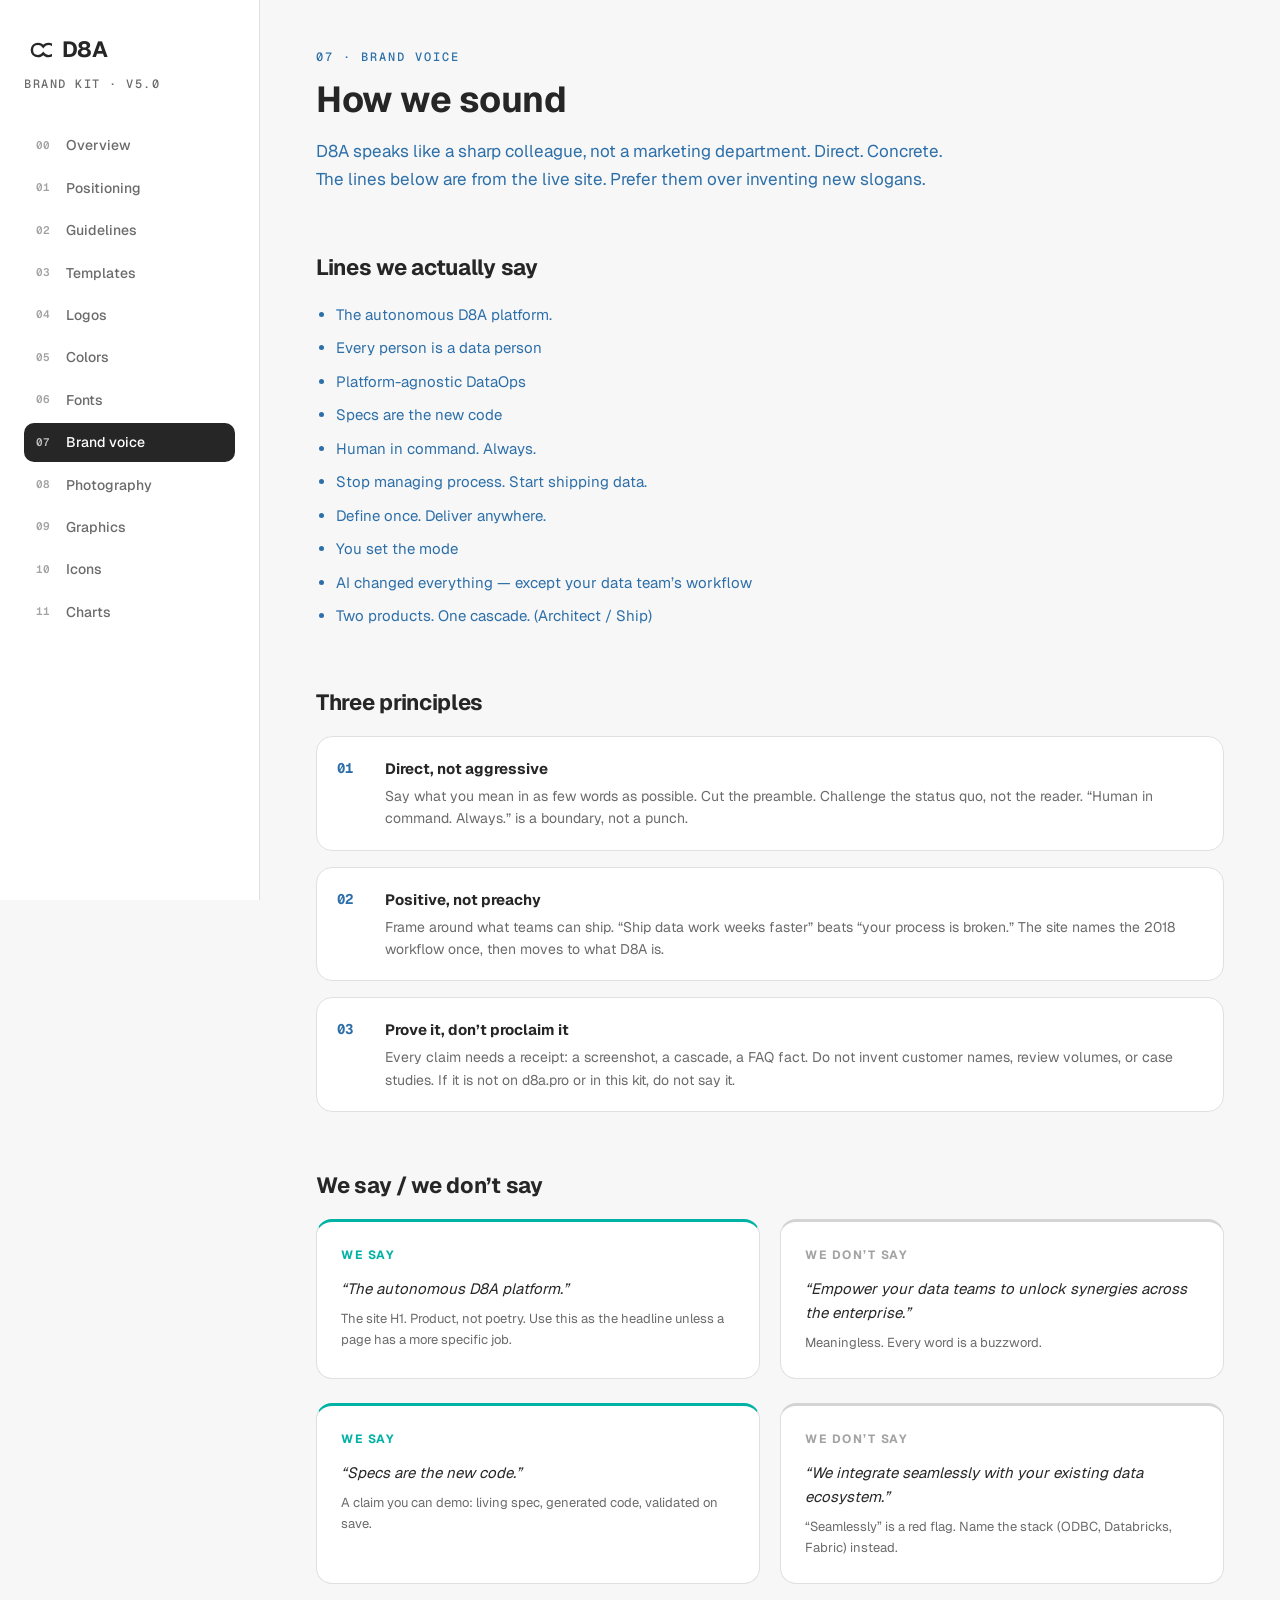
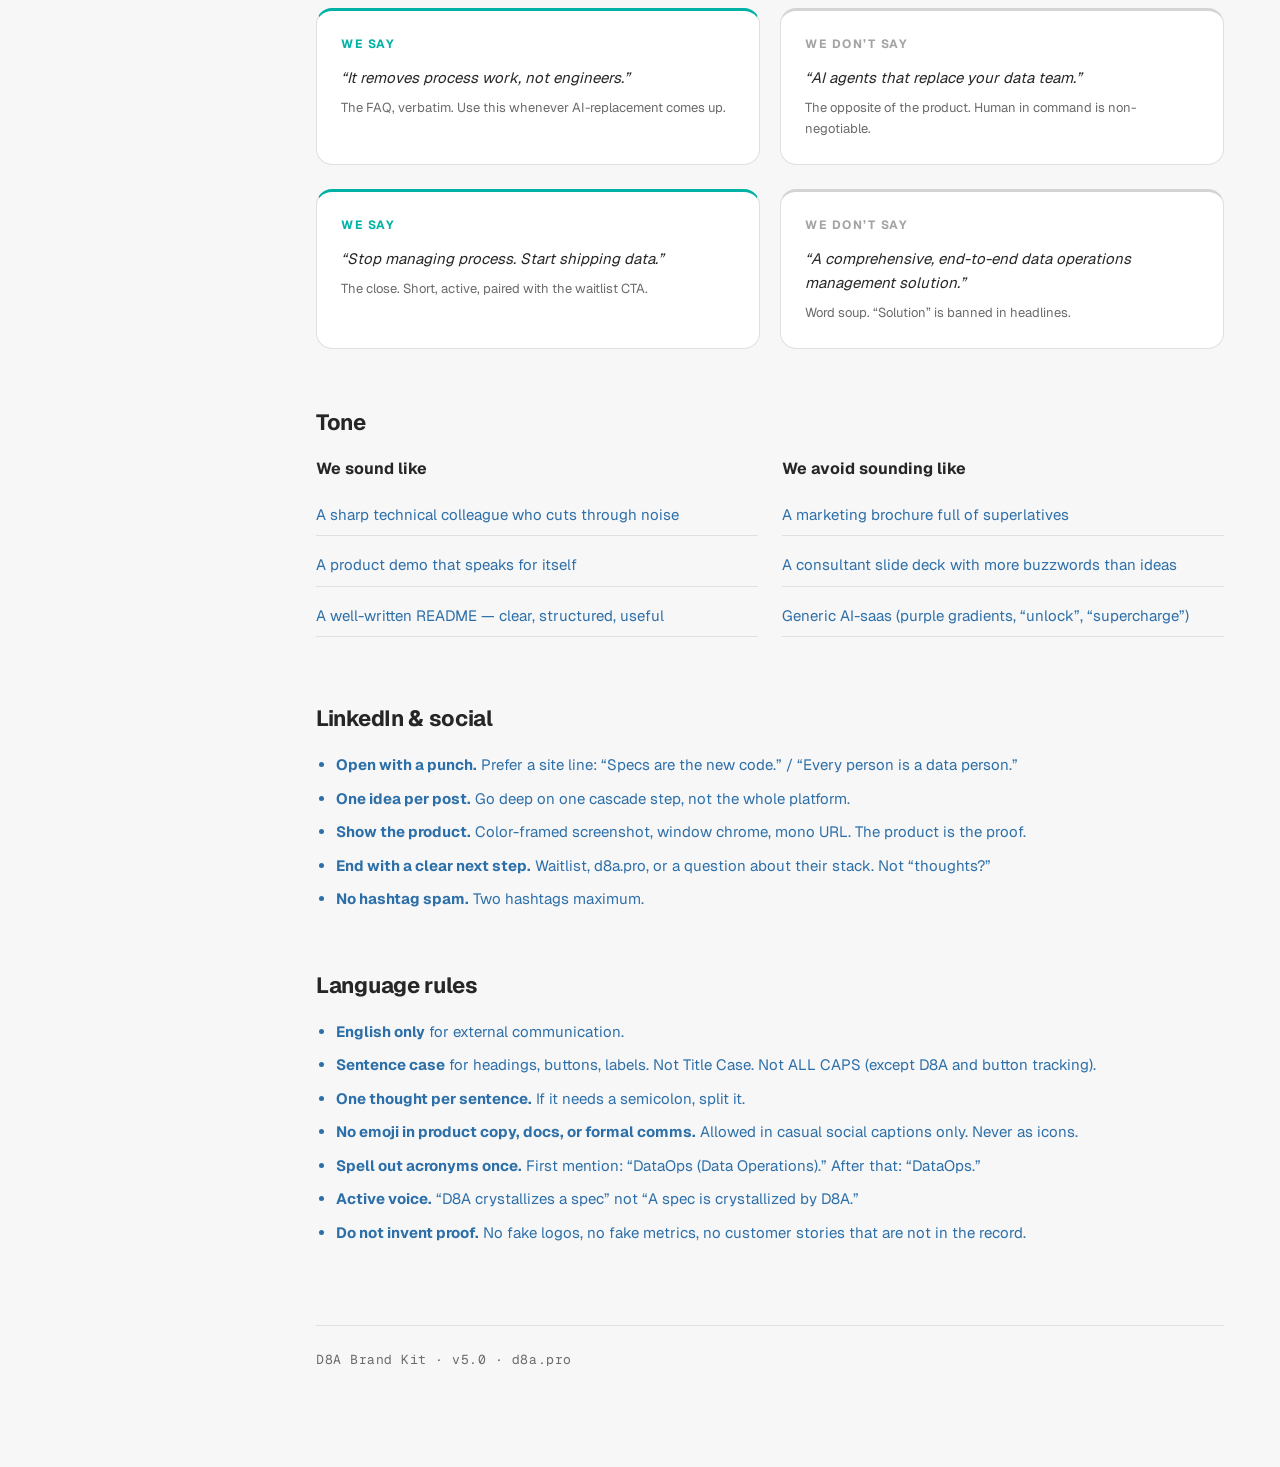
<file: voice.html>
<!DOCTYPE html>
<html lang="en">
<head>
  <meta charset="UTF-8">
  <meta name="viewport" content="width=device-width, initial-scale=1.0">
  <title>Brand Voice &middot; D8A Brand Kit</title>
  <link rel="preconnect" href="https://fonts.googleapis.com">
  <link rel="preconnect" href="https://fonts.gstatic.com" crossorigin>
  <link href="https://fonts.googleapis.com/css2?family=Geist:wght@400;500;600;700&family=Geist+Mono:wght@400;500&family=JetBrains+Mono:wght@400;500&display=swap" rel="stylesheet">
  <link rel="stylesheet" href="css/style.css">
</head>
<body>
  <div class="shell">

    <aside class="sidebar">
      <div class="sidebar-brand">
        <h1>
          <span class="logo-mark" aria-hidden="true">
            <svg xmlns="http://www.w3.org/2000/svg" viewBox="0 0 64 64" fill="none"><path d="M18 32c0-8 6-14 14-14 5 0 9 2 12 6 3-4 7-6 12-6 8 0 14 6 14 14s-6 14-14 14c-5 0-9-2-12-6-3 4-7 6-12 6-8 0-14-6-14-14z" stroke="currentColor" stroke-width="5.5" stroke-linecap="round"/></svg>
          </span>
          D8A
        </h1>
      </div>
      <div class="sidebar-version">Brand Kit &middot; v5.0</div>
      <nav>
        <a href="index.html"><span class="nav-num">00</span> Overview</a>
        <a href="positioning.html"><span class="nav-num">01</span> Positioning</a>
        <a href="guidelines.html"><span class="nav-num">02</span> Guidelines</a>
        <a href="templates.html"><span class="nav-num">03</span> Templates</a>
        <a href="logos.html"><span class="nav-num">04</span> Logos</a>
        <a href="colors.html"><span class="nav-num">05</span> Colors</a>
        <a href="fonts.html"><span class="nav-num">06</span> Fonts</a>
        <a href="voice.html" class="active"><span class="nav-num">07</span> Brand voice</a>
        <a href="photos.html"><span class="nav-num">08</span> Photography</a>
        <a href="graphics.html"><span class="nav-num">09</span> Graphics</a>
        <a href="icons.html"><span class="nav-num">10</span> Icons</a>
        <a href="charts.html"><span class="nav-num">11</span> Charts</a>
      </nav>
    </aside>

    <main class="main">

      <div class="page-header">
        <div class="section-label">07 &middot; Brand voice</div>
        <h2>How we sound</h2>
        <p class="intro">D8A speaks like a sharp colleague, not a marketing department. Direct. Concrete. The lines below are from the live site. Prefer them over inventing new slogans.</p>
      </div>

      <div class="section">
        <h3>Lines we actually say</h3>
        <ul>
          <li>The autonomous D8A platform.</li>
          <li>Every person is a data person</li>
          <li>Platform-agnostic DataOps</li>
          <li>Specs are the new code</li>
          <li>Human in command. Always.</li>
          <li>Stop managing process. Start shipping data.</li>
          <li>Define once. Deliver anywhere.</li>
          <li>You set the mode</li>
          <li>AI changed everything &mdash; except your data team&rsquo;s workflow</li>
          <li>Two products. One cascade. (Architect / Ship)</li>
        </ul>
      </div>

      <div class="section">
        <h3>Three principles</h3>
        <div class="rule-list">
          <div class="rule">
            <span class="rule-num">01</span>
            <div class="rule-body">
              <h4>Direct, not aggressive</h4>
              <p>Say what you mean in as few words as possible. Cut the preamble. Challenge the status quo, not the reader. &ldquo;Human in command. Always.&rdquo; is a boundary, not a punch.</p>
            </div>
          </div>
          <div class="rule">
            <span class="rule-num">02</span>
            <div class="rule-body">
              <h4>Positive, not preachy</h4>
              <p>Frame around what teams can ship. &ldquo;Ship data work weeks faster&rdquo; beats &ldquo;your process is broken.&rdquo; The site names the 2018 workflow once, then moves to what D8A is.</p>
            </div>
          </div>
          <div class="rule">
            <span class="rule-num">03</span>
            <div class="rule-body">
              <h4>Prove it, don&rsquo;t proclaim it</h4>
              <p>Every claim needs a receipt: a screenshot, a cascade, a FAQ fact. Do not invent customer names, review volumes, or case studies. If it is not on d8a.pro or in this kit, do not say it.</p>
            </div>
          </div>
        </div>
      </div>

      <div class="section">
        <h3>We say / we don&rsquo;t say</h3>

        <div class="do-dont-grid mb-24">
          <div class="do-card">
            <div class="label">We say</div>
            <blockquote>&ldquo;The autonomous D8A platform.&rdquo;</blockquote>
            <div class="reason">The site H1. Product, not poetry. Use this as the headline unless a page has a more specific job.</div>
          </div>
          <div class="dont-card">
            <div class="label">We don&rsquo;t say</div>
            <blockquote>&ldquo;Empower your data teams to unlock synergies across the enterprise.&rdquo;</blockquote>
            <div class="reason">Meaningless. Every word is a buzzword.</div>
          </div>
        </div>

        <div class="do-dont-grid mb-24">
          <div class="do-card">
            <div class="label">We say</div>
            <blockquote>&ldquo;Specs are the new code.&rdquo;</blockquote>
            <div class="reason">A claim you can demo: living spec, generated code, validated on save.</div>
          </div>
          <div class="dont-card">
            <div class="label">We don&rsquo;t say</div>
            <blockquote>&ldquo;We integrate seamlessly with your existing data ecosystem.&rdquo;</blockquote>
            <div class="reason">&ldquo;Seamlessly&rdquo; is a red flag. Name the stack (ODBC, Databricks, Fabric) instead.</div>
          </div>
        </div>

        <div class="do-dont-grid mb-24">
          <div class="do-card">
            <div class="label">We say</div>
            <blockquote>&ldquo;It removes process work, not engineers.&rdquo;</blockquote>
            <div class="reason">The FAQ, verbatim. Use this whenever AI-replacement comes up.</div>
          </div>
          <div class="dont-card">
            <div class="label">We don&rsquo;t say</div>
            <blockquote>&ldquo;AI agents that replace your data team.&rdquo;</blockquote>
            <div class="reason">The opposite of the product. Human in command is non-negotiable.</div>
          </div>
        </div>

        <div class="do-dont-grid">
          <div class="do-card">
            <div class="label">We say</div>
            <blockquote>&ldquo;Stop managing process. Start shipping data.&rdquo;</blockquote>
            <div class="reason">The close. Short, active, paired with the waitlist CTA.</div>
          </div>
          <div class="dont-card">
            <div class="label">We don&rsquo;t say</div>
            <blockquote>&ldquo;A comprehensive, end-to-end data operations management solution.&rdquo;</blockquote>
            <div class="reason">Word soup. &ldquo;Solution&rdquo; is banned in headlines.</div>
          </div>
        </div>
      </div>

      <div class="section">
        <h3>Tone</h3>
        <div class="two-col">
          <div class="col">
            <h4>We sound like</h4>
            <ul>
              <li>A sharp technical colleague who cuts through noise</li>
              <li>A product demo that speaks for itself</li>
              <li>A well-written README &mdash; clear, structured, useful</li>
            </ul>
          </div>
          <div class="col">
            <h4>We avoid sounding like</h4>
            <ul>
              <li>A marketing brochure full of superlatives</li>
              <li>A consultant slide deck with more buzzwords than ideas</li>
              <li>Generic AI-saas (purple gradients, &ldquo;unlock&rdquo;, &ldquo;supercharge&rdquo;)</li>
            </ul>
          </div>
        </div>
      </div>

      <div class="section">
        <h3>LinkedIn &amp; social</h3>
        <ul>
          <li><strong>Open with a punch.</strong> Prefer a site line: &ldquo;Specs are the new code.&rdquo; / &ldquo;Every person is a data person.&rdquo;</li>
          <li><strong>One idea per post.</strong> Go deep on one cascade step, not the whole platform.</li>
          <li><strong>Show the product.</strong> Color-framed screenshot, window chrome, mono URL. The product is the proof.</li>
          <li><strong>End with a clear next step.</strong> Waitlist, d8a.pro, or a question about their stack. Not &ldquo;thoughts?&rdquo;</li>
          <li><strong>No hashtag spam.</strong> Two hashtags maximum.</li>
        </ul>
      </div>

      <div class="section">
        <h3>Language rules</h3>
        <ul>
          <li><strong>English only</strong> for external communication.</li>
          <li><strong>Sentence case</strong> for headings, buttons, labels. Not Title Case. Not ALL CAPS (except D8A and button tracking).</li>
          <li><strong>One thought per sentence.</strong> If it needs a semicolon, split it.</li>
          <li><strong>No emoji in product copy, docs, or formal comms.</strong> Allowed in casual social captions only. Never as icons.</li>
          <li><strong>Spell out acronyms once.</strong> First mention: &ldquo;DataOps (Data Operations).&rdquo; After that: &ldquo;DataOps.&rdquo;</li>
          <li><strong>Active voice.</strong> &ldquo;D8A crystallizes a spec&rdquo; not &ldquo;A spec is crystallized by D8A.&rdquo;</li>
          <li><strong>Do not invent proof.</strong> No fake logos, no fake metrics, no customer stories that are not in the record.</li>
        </ul>
      </div>

      <div class="footer">D8A Brand Kit &middot; v5.0 &middot; d8a.pro</div>

    </main>
  </div>
</body>
</html>
</file>
<file: css/style.css>
/* =========================================================
   D8A Brand Kit — style.css
   v5.0 · sourced from d8a-website-v2 / d8a.pro
   Light canvas, ink type, blue body, triad frames.
   No AI purple.
   ========================================================= */

/* --- Custom Properties ---------------------------------- */
:root {
  /* Surfaces */
  --canvas:      #f7f7f7;  /* page background */
  --surface:     #ffffff;  /* cards / mocks */
  --tray:        #ececec;  /* recessed panels */
  --ink:         #262626;  /* headings, primary buttons, wordmark */
  --ink-2:       #2f2f2f;  /* ink hover / secondary dark */
  --muted:       #6b6b6b;  /* secondary notes */
  --line:        #e0e0e0;  /* dividers */
  --white:       #ffffff;
  --badge:       #6b7280;

  /* Structural gray ramp */
  --gray-950:    #171717;
  --gray-800:    #262626;
  --gray-700:    #404040;
  --gray-600:    #525252;
  --gray-500:    #737373;
  --gray-400:    #a3a3a3;
  --gray-300:    #d4d4d4;
  --gray-200:    #e5e5e5;
  --gray-100:    #f5f5f5;

  /* Signature blues */
  --blue-text:   #2d6fa8;  /* body copy — WCAG AA on canvas */
  --sky:         #61bae9;  /* accent / code strings / chrome */
  --sky-deep:    #2e86d1;  /* deeper sky for frames */

  /* Brand triads — chrome, frames, orbs. Never the canvas. */
  --yellow:      #f8d823;
  --red:         #f5563f;
  --teal:        #00b1a6;

  /* Medallion chips only */
  --bronze:      #b0764a;
  --silver:      #9aa2ad;
  --gold:        #c9a13b;

  /* Dark-surface companion */
  --dark-sub:    #a4bcd8;

  --accent:      var(--blue-text);
  --accent-soft: #e8f3fa;

  --shadow:      0 2px 10px rgba(0,0,0,.04);
  --shadow-lg:   0 8px 30px rgba(0,0,0,.18);
  --glow:        var(--shadow);

  /* Semantic */
  --bg:          var(--canvas);
  --fg:          var(--ink);
  --border:      var(--line);

  /* Typography — live site: Geist + Geist Mono / JetBrains Mono */
  --font-body:   'Geist', 'Inter', system-ui, -apple-system, sans-serif;
  --font-mono:   'Geist Mono', 'JetBrains Mono', ui-monospace, monospace;

  /* Spacing */
  --sidebar-w:   260px;
  --content-max: 960px;
  --radius:      16px;
  --radius-sm:   10px;
}

/* --- Reset ---------------------------------------------- */
*, *::before, *::after { box-sizing: border-box; margin: 0; padding: 0; }

html {
  font-size: 16px;
  -webkit-font-smoothing: antialiased;
  -moz-osx-font-smoothing: grayscale;
}

body {
  font-family: var(--font-body);
  color: var(--fg);
  background: var(--bg);
  line-height: 1.6;
}

a { color: inherit; text-decoration: none; }
img { max-width: 100%; display: block; }

/* --- Shell ---------------------------------------------- */
.shell {
  display: grid;
  grid-template-columns: var(--sidebar-w) 1fr;
  min-height: 100vh;
}

/* --- Sidebar -------------------------------------------- */
.sidebar {
  position: sticky;
  top: 0;
  width: var(--sidebar-w);
  height: 100vh;
  overflow-y: auto;
  padding: 32px 24px;
  border-right: 1px solid var(--border);
  background: var(--surface);
  z-index: 100;
}

.sidebar-brand {
  margin-bottom: 8px;
}

.sidebar-brand h1 {
  display: flex;
  align-items: center;
  gap: 10px;
  font-size: 22px;
  font-weight: 700;
  letter-spacing: -0.03em;
  color: var(--ink);
}

.logo-mark {
  display: inline-flex;
  width: 28px;
  height: 28px;
  color: var(--ink);
  flex-shrink: 0;
}

.logo-mark svg {
  width: 100%;
  height: 100%;
  display: block;
}

.sidebar-version {
  font-family: var(--font-mono);
  font-size: 12px;
  font-weight: 500;
  color: var(--muted);
  text-transform: uppercase;
  letter-spacing: 1.5px;
  margin-bottom: 32px;
}

.sidebar nav {
  display: flex;
  flex-direction: column;
  gap: 4px;
}

.sidebar nav a {
  display: flex;
  align-items: center;
  gap: 12px;
  padding: 8px 12px;
  border-radius: var(--radius-sm);
  font-size: 14px;
  font-weight: 500;
  color: var(--muted);
  transition: background 150ms ease, color 150ms ease;
}

.sidebar nav a:hover {
  background: var(--tray);
  color: var(--fg);
}

.sidebar nav a.active {
  background: var(--ink);
  color: #fff;
}

.nav-num {
  font-size: 11px;
  font-weight: 600;
  font-family: var(--font-mono);
  font-variant-numeric: tabular-nums;
  color: var(--gray-400);
  min-width: 18px;
}

.sidebar nav a.active .nav-num {
  color: rgba(255, 255, 255, 0.7);
}

/* --- Main ----------------------------------------------- */
.main {
  grid-column: 2;
  padding: 48px 56px 96px;
  max-width: calc(var(--content-max) + 112px);
}

/* --- Page Header ---------------------------------------- */
.page-header {
  margin-bottom: 56px;
}

.page-header .section-label {
  font-family: var(--font-mono);
  font-size: 12px;
  font-weight: 500;
  text-transform: uppercase;
  letter-spacing: 2px;
  color: var(--blue-text);
  margin-bottom: 12px;
}

.page-header h2 {
  font-size: 36px;
  font-weight: 700;
  letter-spacing: -0.5px;
  line-height: 1.15;
  margin-bottom: 16px;
  color: var(--ink);
}

.page-header .intro {
  font-size: 17px;
  color: var(--blue-text);
  max-width: 640px;
  line-height: 1.7;
}

/* --- Hero (overview) ------------------------------------ */
.hero {
  background: var(--surface);
  color: var(--ink);
  border: 1px solid var(--line);
  border-radius: 20px;
  padding: 64px 56px;
  margin-bottom: 56px;
  position: relative;
  overflow: hidden;
  box-shadow: var(--shadow);
}

.hero .section-label {
  font-family: var(--font-mono);
  font-size: 12px;
  font-weight: 500;
  text-transform: uppercase;
  letter-spacing: 2px;
  color: var(--blue-text);
  margin-bottom: 16px;
}

.hero h2 {
  font-size: 48px;
  font-weight: 700;
  letter-spacing: -1px;
  line-height: 1.1;
  margin-bottom: 8px;
  color: var(--ink);
  text-wrap: balance;
}

.hero h2 .grad {
  color: var(--blue-text);
}

.hero .tagline-sub {
  font-size: 22px;
  font-weight: 400;
  color: var(--muted);
  margin-bottom: 24px;
}

.hero .intro {
  font-size: 17px;
  color: var(--blue-text);
  max-width: 560px;
  line-height: 1.7;
}

.hero .badge {
  display: inline-block;
  background: var(--white);
  border: 1px solid var(--line);
  color: var(--blue-text);
  font-family: var(--font-mono);
  font-size: 12px;
  font-weight: 500;
  text-transform: uppercase;
  letter-spacing: 1.5px;
  padding: 8px 16px;
  border-radius: 999px;
  margin-top: 24px;
}

.hero-motif {
  position: absolute;
  right: 40px;
  top: 50%;
  transform: translateY(-50%);
  opacity: 0.08;
  width: 180px;
  height: 180px;
  color: var(--ink);
  pointer-events: none;
  user-select: none;
}

.hero-motif svg {
  width: 100%;
  height: 100%;
}

.hero-orbs {
  position: absolute;
  inset: 0;
  pointer-events: none;
  overflow: hidden;
}

.hero-orb {
  position: absolute;
  border-radius: 50%;
  filter: blur(40px);
  opacity: 0.35;
}

.hero-orb--sky    { width: 220px; height: 220px; background: var(--sky);    right: -40px; top: -60px; }
.hero-orb--teal   { width: 160px; height: 160px; background: var(--teal);   right: 80px;  bottom: -50px; }
.hero-orb--yellow { width: 120px; height: 120px; background: var(--yellow); left: 40%;    top: -40px; }

/* --- Section -------------------------------------------- */
.section {
  margin-bottom: 56px;
}

.section h3 {
  font-size: 22px;
  font-weight: 700;
  margin-bottom: 16px;
  letter-spacing: -0.3px;
  color: var(--ink);
}

.section h4 {
  font-size: 16px;
  font-weight: 700;
  margin-bottom: 12px;
  color: var(--ink);
}

.section p,
.section li {
  font-size: 15px;
  color: var(--blue-text);
  line-height: 1.7;
}

.section ul,
.section ol {
  padding-left: 20px;
}

.section ul li,
.section ol li {
  margin-bottom: 8px;
}

.section a.text-accent,
.section a strong {
  color: var(--ink);
}

/* --- Index Grid ----------------------------------------- */
.index-grid {
  display: grid;
  grid-template-columns: repeat(2, 1fr);
  gap: 20px;
}

.index-card {
  border: 1px solid var(--border);
  border-radius: var(--radius);
  padding: 28px 24px;
  background: var(--white);
  transition: border-color 150ms ease, box-shadow 200ms ease, transform 200ms ease;
  display: block;
}

.index-card:hover {
  box-shadow: var(--shadow);
  transform: translateY(-1px);
}

.index-card .num {
  font-family: var(--font-mono);
  font-size: 11px;
  font-weight: 500;
  text-transform: uppercase;
  letter-spacing: 1.5px;
  color: var(--blue-text);
  margin-bottom: 8px;
}

.index-card h3 {
  font-size: 18px;
  font-weight: 700;
  margin-bottom: 8px;
  color: var(--ink);
}

.index-card p {
  font-size: 14px;
  color: var(--muted);
  line-height: 1.6;
}

/* --- Color Swatches ------------------------------------- */
.swatch-grid {
  display: grid;
  grid-template-columns: repeat(auto-fill, minmax(200px, 1fr));
  gap: 20px;
}

.swatch {
  border: 1px solid var(--border);
  border-radius: var(--radius);
  overflow: hidden;
  cursor: pointer;
  background: var(--white);
  transition: box-shadow 200ms ease;
}

.swatch:hover {
  box-shadow: var(--shadow);
}

.swatch .color {
  height: 100px;
}

.swatch .meta {
  padding: 14px 16px;
}

.swatch .name {
  font-size: 14px;
  font-weight: 700;
  margin-bottom: 2px;
  color: var(--ink);
}

.swatch .hex {
  font-size: 13px;
  font-family: var(--font-mono);
  color: var(--muted);
}

.swatch .usage {
  font-size: 12px;
  color: var(--muted);
  margin-top: 6px;
}

/* --- Color Values Table --------------------------------- */
.color-table {
  width: 100%;
  border-collapse: collapse;
  font-size: 14px;
  margin-top: 16px;
}

.color-table th,
.color-table td {
  text-align: left;
  padding: 10px 16px;
  border-bottom: 1px solid var(--border);
}

.color-table th {
  font-weight: 600;
  font-size: 12px;
  text-transform: uppercase;
  letter-spacing: 1px;
  color: var(--muted);
  font-family: var(--font-body);
}

.color-table td {
  font-family: var(--font-mono);
  font-size: 13px;
  color: var(--ink);
}

.color-table td:first-child {
  font-family: var(--font-body);
  font-weight: 600;
}

/* --- Type Specimen -------------------------------------- */
.type-specimen {
  margin-bottom: 32px;
  padding: 24px;
  border: 1px solid var(--border);
  border-radius: var(--radius);
  background: var(--white);
}

.type-specimen .sample {
  margin-bottom: 12px;
}

.type-specimen .spec {
  font-size: 12px;
  font-family: var(--font-mono);
  color: var(--muted);
}

/* --- Do / Don't ----------------------------------------- */
.do-dont-grid {
  display: grid;
  grid-template-columns: 1fr 1fr;
  gap: 20px;
}

.do-card,
.dont-card {
  border: 1px solid var(--border);
  border-radius: var(--radius);
  padding: 24px;
  background: var(--white);
}

.do-card {
  border-top: 3px solid var(--teal);
}

.dont-card {
  border-top: 3px solid var(--gray-300);
}

.do-card .label,
.dont-card .label {
  font-size: 12px;
  font-weight: 700;
  text-transform: uppercase;
  letter-spacing: 1.5px;
  margin-bottom: 12px;
}

.do-card .label { color: var(--teal); }
.dont-card .label { color: var(--gray-400); }

.do-card blockquote,
.dont-card blockquote {
  font-size: 15px;
  line-height: 1.6;
  margin-bottom: 8px;
  font-style: italic;
  color: var(--ink);
}

.do-card .reason,
.dont-card .reason {
  font-size: 13px;
  color: var(--muted);
}

/* --- Two-Col Compare ------------------------------------ */
.two-col {
  display: grid;
  grid-template-columns: 1fr 1fr;
  gap: 24px;
}

.two-col .col h4 {
  margin-bottom: 12px;
}

.two-col .col ul {
  list-style: none;
  padding: 0;
}

.two-col .col ul li {
  padding: 8px 0;
  border-bottom: 1px solid var(--border);
  font-size: 15px;
}

/* --- Pain / Gain Cards ---------------------------------- */
.pain-gain-grid {
  display: grid;
  grid-template-columns: 1fr 1fr;
  gap: 16px;
}

.pain-card,
.gain-card {
  border: 1px solid var(--border);
  border-radius: var(--radius);
  padding: 20px;
  background: var(--white);
}

.pain-card .num,
.gain-card .num {
  font-size: 11px;
  font-weight: 700;
  font-family: var(--font-mono);
  color: var(--muted);
  margin-bottom: 6px;
}

.pain-card h4,
.gain-card h4 {
  font-size: 15px;
  font-weight: 700;
  margin-bottom: 6px;
}

.pain-card p,
.gain-card p {
  font-size: 13px;
  color: var(--muted);
  line-height: 1.6;
}

/* --- Rule Cards ----------------------------------------- */
.rule-list {
  display: flex;
  flex-direction: column;
  gap: 16px;
}

.rule {
  display: flex;
  gap: 16px;
  padding: 20px;
  border: 1px solid var(--border);
  border-radius: var(--radius);
  background: var(--white);
}

.rule .rule-num {
  font-family: var(--font-mono);
  font-size: 14px;
  font-weight: 700;
  color: var(--blue-text);
  min-width: 32px;
}

.rule .rule-body h4 {
  font-size: 15px;
  font-weight: 700;
  margin-bottom: 4px;
}

.rule .rule-body p {
  font-size: 14px;
  color: var(--muted);
  line-height: 1.6;
}

/* --- Checklist ------------------------------------------ */
.checklist {
  display: flex;
  flex-direction: column;
  gap: 8px;
}

.checklist-item {
  display: flex;
  align-items: center;
  gap: 12px;
  padding: 12px 16px;
  border: 1px solid var(--border);
  border-radius: var(--radius-sm);
  background: var(--white);
  font-size: 14px;
  color: var(--ink);
}

.checklist-item .check {
  width: 20px;
  height: 20px;
  border: 2px solid var(--ink);
  border-radius: 6px;
  flex-shrink: 0;
}

/* --- ICP Cards ------------------------------------------ */
.icp-grid {
  display: grid;
  grid-template-columns: repeat(auto-fill, minmax(260px, 1fr));
  gap: 16px;
}

.icp-card {
  border: 1px solid var(--border);
  border-radius: var(--radius);
  padding: 24px;
  background: var(--white);
}

.icp-card h4 {
  font-size: 16px;
  font-weight: 700;
  margin-bottom: 8px;
}

.icp-card p {
  font-size: 14px;
  color: var(--muted);
  line-height: 1.6;
}

/* --- Code Block ----------------------------------------- */
.code-block {
  background: var(--ink);
  color: var(--dark-sub);
  border-radius: var(--radius);
  padding: 20px 24px;
  font-family: var(--font-mono);
  font-size: 13px;
  line-height: 1.7;
  overflow-x: auto;
  white-space: pre;
}

/* --- Photo Grid ----------------------------------------- */
.photo-grid {
  display: grid;
  grid-template-columns: repeat(2, 1fr);
  gap: 16px;
}

.photo-card {
  border: 1px solid var(--border);
  border-radius: var(--radius);
  overflow: hidden;
  background: var(--white);
}

.photo-card .placeholder {
  height: 180px;
  background: var(--tray);
  display: flex;
  align-items: center;
  justify-content: center;
  color: var(--muted);
  font-size: 13px;
}

.photo-card img {
  width: 100%;
  height: auto;
  display: block;
}

.photo-card .caption {
  padding: 12px 16px;
  font-size: 13px;
  color: var(--muted);
}

/* --- Logo Display --------------------------------------- */
.logo-grid {
  display: grid;
  grid-template-columns: repeat(2, 1fr);
  gap: 20px;
}

.logo-card {
  border: 1px solid var(--border);
  border-radius: var(--radius);
  padding: 48px 32px;
  display: flex;
  align-items: center;
  justify-content: center;
  min-height: 180px;
  position: relative;
}

.logo-card.bg-white  { background: #ffffff; }
.logo-card.bg-light  { background: var(--canvas); }
.logo-card.bg-dark   { background: var(--ink); color: #fff; }
.logo-card.bg-black  { background: #171717; color: #fff; }

.logo-card .logo-lockup {
  display: flex;
  align-items: center;
  gap: 12px;
  font-size: 36px;
  font-weight: 700;
  letter-spacing: -0.03em;
}

.logo-card .logo-lockup .logo-mark {
  width: 40px;
  height: 40px;
}

.logo-card .logo-text {
  font-size: 42px;
  font-weight: 700;
  letter-spacing: -0.03em;
}

.logo-card .variant-label {
  position: absolute;
  bottom: 12px;
  left: 16px;
  font-family: var(--font-mono);
  font-size: 11px;
  font-weight: 500;
  text-transform: uppercase;
  letter-spacing: 1px;
  color: var(--muted);
}

.logo-card.bg-dark .variant-label,
.logo-card.bg-black .variant-label {
  color: var(--dark-sub);
}

.logo-card.bg-dark .logo-mark,
.logo-card.bg-black .logo-mark {
  color: #fff;
}

/* --- Chart Palette -------------------------------------- */
.chart-palette {
  display: flex;
  gap: 12px;
  margin-bottom: 24px;
}

.chart-color {
  flex: 1;
  text-align: center;
}

.chart-color .bar {
  height: 64px;
  border-radius: var(--radius-sm);
  margin-bottom: 8px;
}

.chart-color .label {
  font-size: 12px;
  font-family: var(--font-mono);
  color: var(--muted);
}

/* --- Toast ---------------------------------------------- */
.toast {
  position: fixed;
  bottom: 24px;
  left: 50%;
  transform: translateX(-50%) translateY(100px);
  background: var(--ink);
  color: #fff;
  padding: 10px 20px;
  border-radius: 999px;
  font-size: 13px;
  font-weight: 500;
  opacity: 0;
  transition: transform 200ms ease, opacity 200ms ease;
  z-index: 9999;
  pointer-events: none;
}

.toast.show {
  transform: translateX(-50%) translateY(0);
  opacity: 1;
}

/* --- Footer --------------------------------------------- */
.footer {
  margin-top: 80px;
  padding-top: 24px;
  border-top: 1px solid var(--border);
  font-size: 13px;
  color: var(--muted);
  font-family: var(--font-mono);
  letter-spacing: 0.04em;
}

/* --- Canvas demos (colors page) ------------------------- */
.canvas-demo {
  border-radius: var(--radius);
  padding: 40px 36px;
  border: 1px solid var(--border);
  background: var(--white);
}

.canvas-demo.dark {
  background: var(--ink);
  border-color: var(--ink);
}

.canvas-demo .demo-eyebrow {
  font-family: var(--font-mono);
  font-size: 11px;
  font-weight: 500;
  text-transform: uppercase;
  letter-spacing: 1.5px;
  color: var(--blue-text);
  margin-bottom: 12px;
}

.canvas-demo.dark .demo-eyebrow {
  color: var(--dark-sub);
}

.canvas-demo .demo-headline {
  font-size: 24px;
  font-weight: 700;
  letter-spacing: -0.5px;
  line-height: 1.2;
  color: var(--ink);
  margin-bottom: 8px;
}

.canvas-demo.dark .demo-headline {
  color: #fff;
}

.canvas-demo .demo-body {
  font-size: 14px;
  line-height: 1.6;
  color: var(--blue-text);
  margin-bottom: 20px;
}

.canvas-demo.dark .demo-body {
  color: var(--dark-sub);
}

.demo-cta {
  display: inline-block;
  font-size: 13px;
  font-weight: 600;
  letter-spacing: 0.04em;
  text-transform: uppercase;
  padding: 11px 22px;
  border-radius: 999px;
  background: var(--ink);
  color: #fff;
}

.canvas-demo.dark .demo-cta {
  background: #fff;
  color: var(--ink);
}

/* --- Window chrome (product mocks) ---------------------- */
.mock {
  border-radius: 12px;
  overflow: hidden;
  background: var(--white);
  box-shadow: var(--shadow-lg);
  border: 1px solid var(--line);
}

.mock-bar {
  display: flex;
  align-items: center;
  gap: 6px;
  padding: 10px 14px;
  background: #fafafa;
  border-bottom: 1px solid var(--line);
}

.mock-bar i {
  width: 10px;
  height: 10px;
  border-radius: 50%;
  display: inline-block;
}

.mock-bar .d-red    { background: var(--red); }
.mock-bar .d-yellow { background: var(--yellow); }
.mock-bar .d-blue   { background: var(--sky); }

.mock-url {
  margin-left: 8px;
  font-family: var(--font-mono);
  font-size: 11px;
  color: var(--muted);
}

/* --- Color frames around product shots ------------------ */
.color-frame {
  padding: 10px;
  border-radius: 22px;
  box-shadow: var(--shadow);
}

.frame-a {
  background: linear-gradient(115deg, var(--yellow) 0 26%, #3d8fd6 26% 100%);
}
.frame-b {
  background: linear-gradient(245deg, var(--red) 0 22%, #3d8fd6 22% 78%, var(--yellow) 78% 100%);
}
.frame-c {
  background: linear-gradient(205deg, var(--red) 0 24%, var(--yellow) 24% 62%, #3d8fd6 62% 100%);
}
.frame-d {
  background: linear-gradient(115deg, #3d8fd6 0 70%, var(--yellow) 70% 100%);
}

.color-frame .mock {
  box-shadow: none;
}

/* --- Chrome dots (hero-dots) ---------------------------- */
.hero-dots {
  display: flex;
  gap: 6px;
  margin-bottom: 16px;
}

.hero-dots i {
  width: 8px;
  height: 8px;
  border-radius: 50%;
}

.hero-dots i:nth-child(1) { background: var(--red); }
.hero-dots i:nth-child(2) { background: var(--yellow); }
.hero-dots i:nth-child(3) { background: var(--sky); }

/* --- Icon preview --------------------------------------- */
.icon-preview {
  display: grid;
  grid-template-columns: repeat(auto-fill, minmax(120px, 1fr));
  gap: 12px;
}

.icon-cell {
  border: 1px solid var(--line);
  border-radius: var(--radius-sm);
  padding: 20px 12px 14px;
  text-align: center;
  background: var(--white);
}

.icon-cell svg {
  width: 28px;
  height: 28px;
  margin: 0 auto 10px;
  color: var(--ink);
  display: block;
}

.icon-cell span {
  font-family: var(--font-mono);
  font-size: 11px;
  color: var(--muted);
}

/* --- Chips ---------------------------------------------- */
.chips {
  display: flex;
  flex-wrap: wrap;
  gap: 8px;
}

.chip {
  font-family: var(--font-mono);
  font-size: 12px;
  padding: 6px 10px;
  border: 1px solid var(--line);
  border-radius: 999px;
  background: var(--white);
  color: var(--ink);
}

/* --- Utility -------------------------------------------- */
.mt-32 { margin-top: 32px; }
.mt-24 { margin-top: 24px; }
.mt-16 { margin-top: 16px; }
.mb-24 { margin-bottom: 24px; }
.mb-16 { margin-bottom: 16px; }
.text-mono { font-family: var(--font-mono); }
.text-muted { color: var(--muted); }
.text-sm { font-size: 13px; }
.text-accent, .text-red { color: var(--blue-text); }
.body-blue { color: var(--blue-text); }

/* --- Responsive ----------------------------------------- */
@media (max-width: 900px) {
  .shell {
    grid-template-columns: 1fr;
  }

  .sidebar {
    position: static;
    width: 100%;
    height: auto;
    border-right: none;
    border-bottom: 1px solid var(--border);
    padding: 20px 24px;
  }

  .sidebar nav {
    flex-direction: row;
    flex-wrap: wrap;
    gap: 4px;
  }

  .main {
    grid-column: 1;
    padding: 32px 24px 64px;
  }

  .hero {
    padding: 40px 32px;
  }

  .hero h2 {
    font-size: 32px;
  }

  .hero-motif,
  .hero-orbs {
    display: none;
  }

  .index-grid,
  .do-dont-grid,
  .two-col,
  .pain-gain-grid,
  .logo-grid {
    grid-template-columns: 1fr;
  }

  .photo-grid {
    grid-template-columns: 1fr;
  }
}

@media (max-width: 600px) {
  .swatch-grid {
    grid-template-columns: 1fr 1fr;
  }

  .chart-palette {
    flex-wrap: wrap;
  }
}

@media (prefers-reduced-motion: reduce) {
  * {
    animation: none !important;
    transition: none !important;
  }
}
</file>
